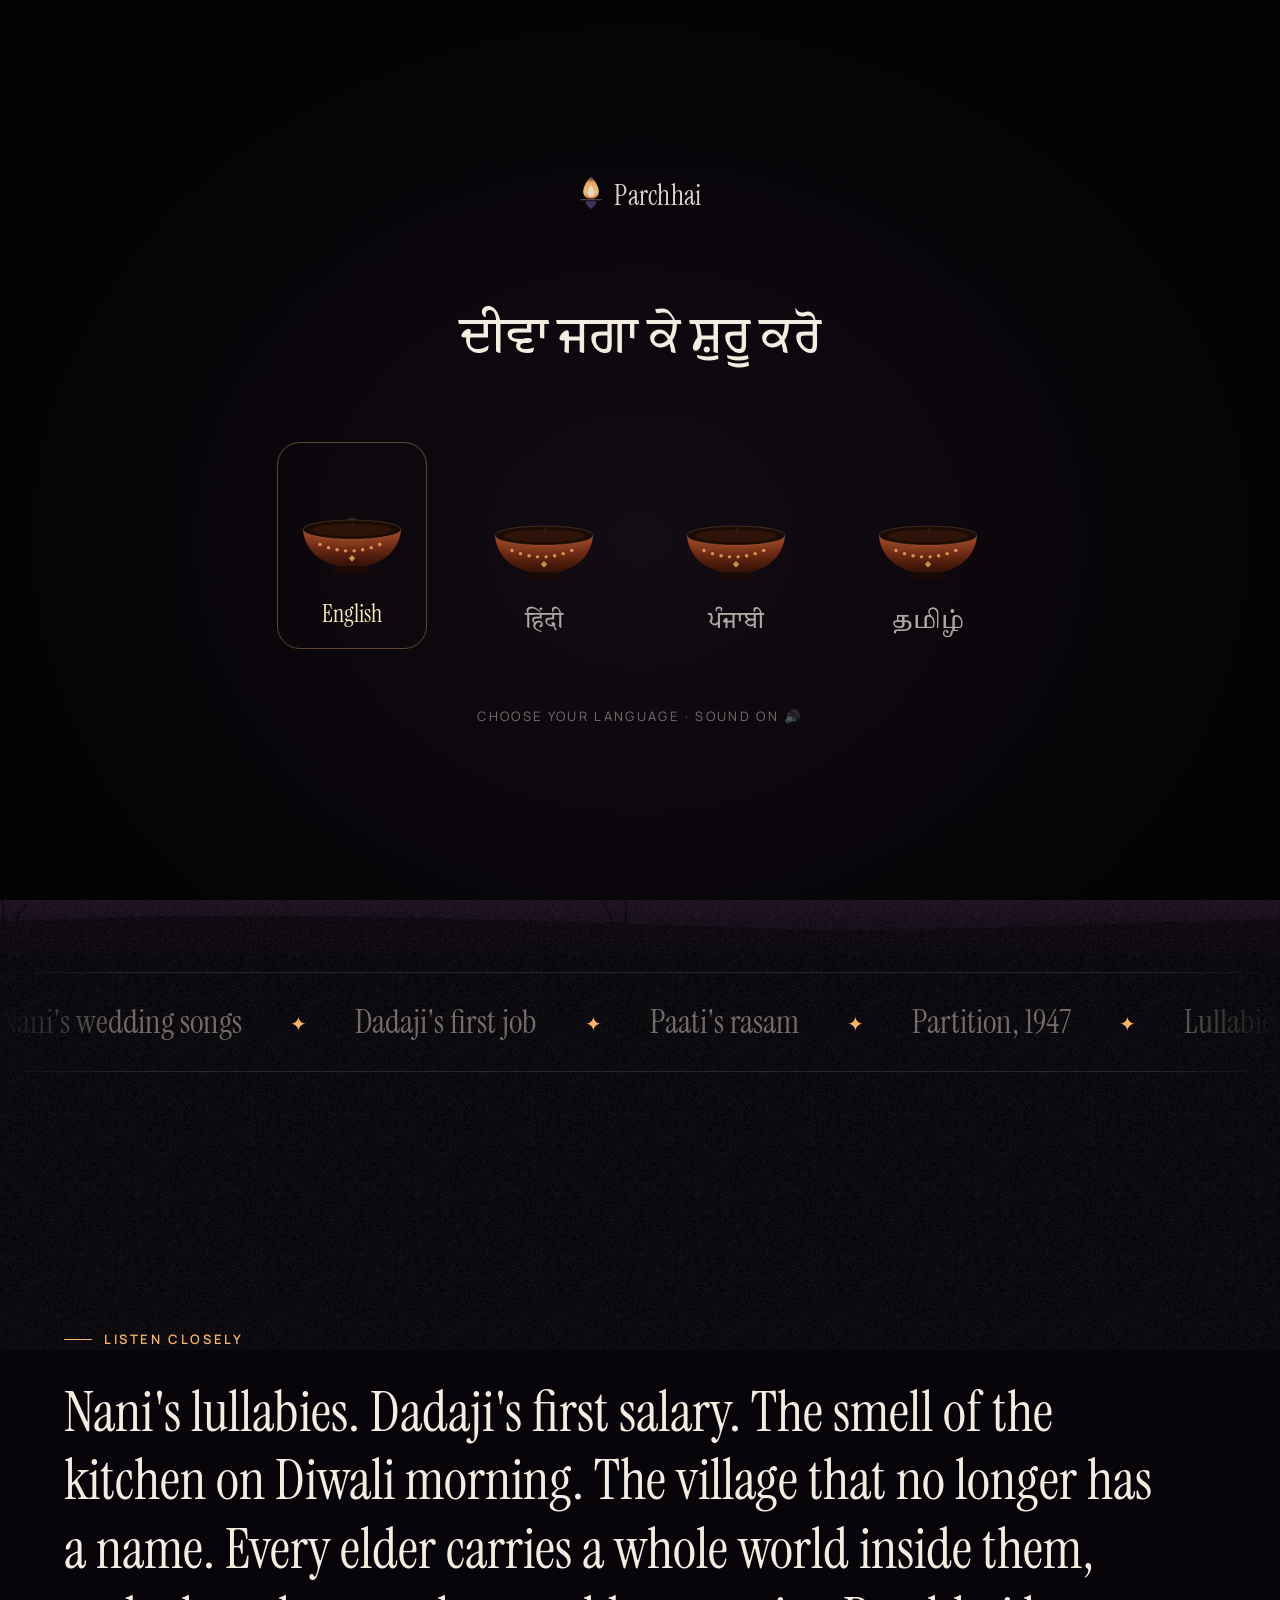
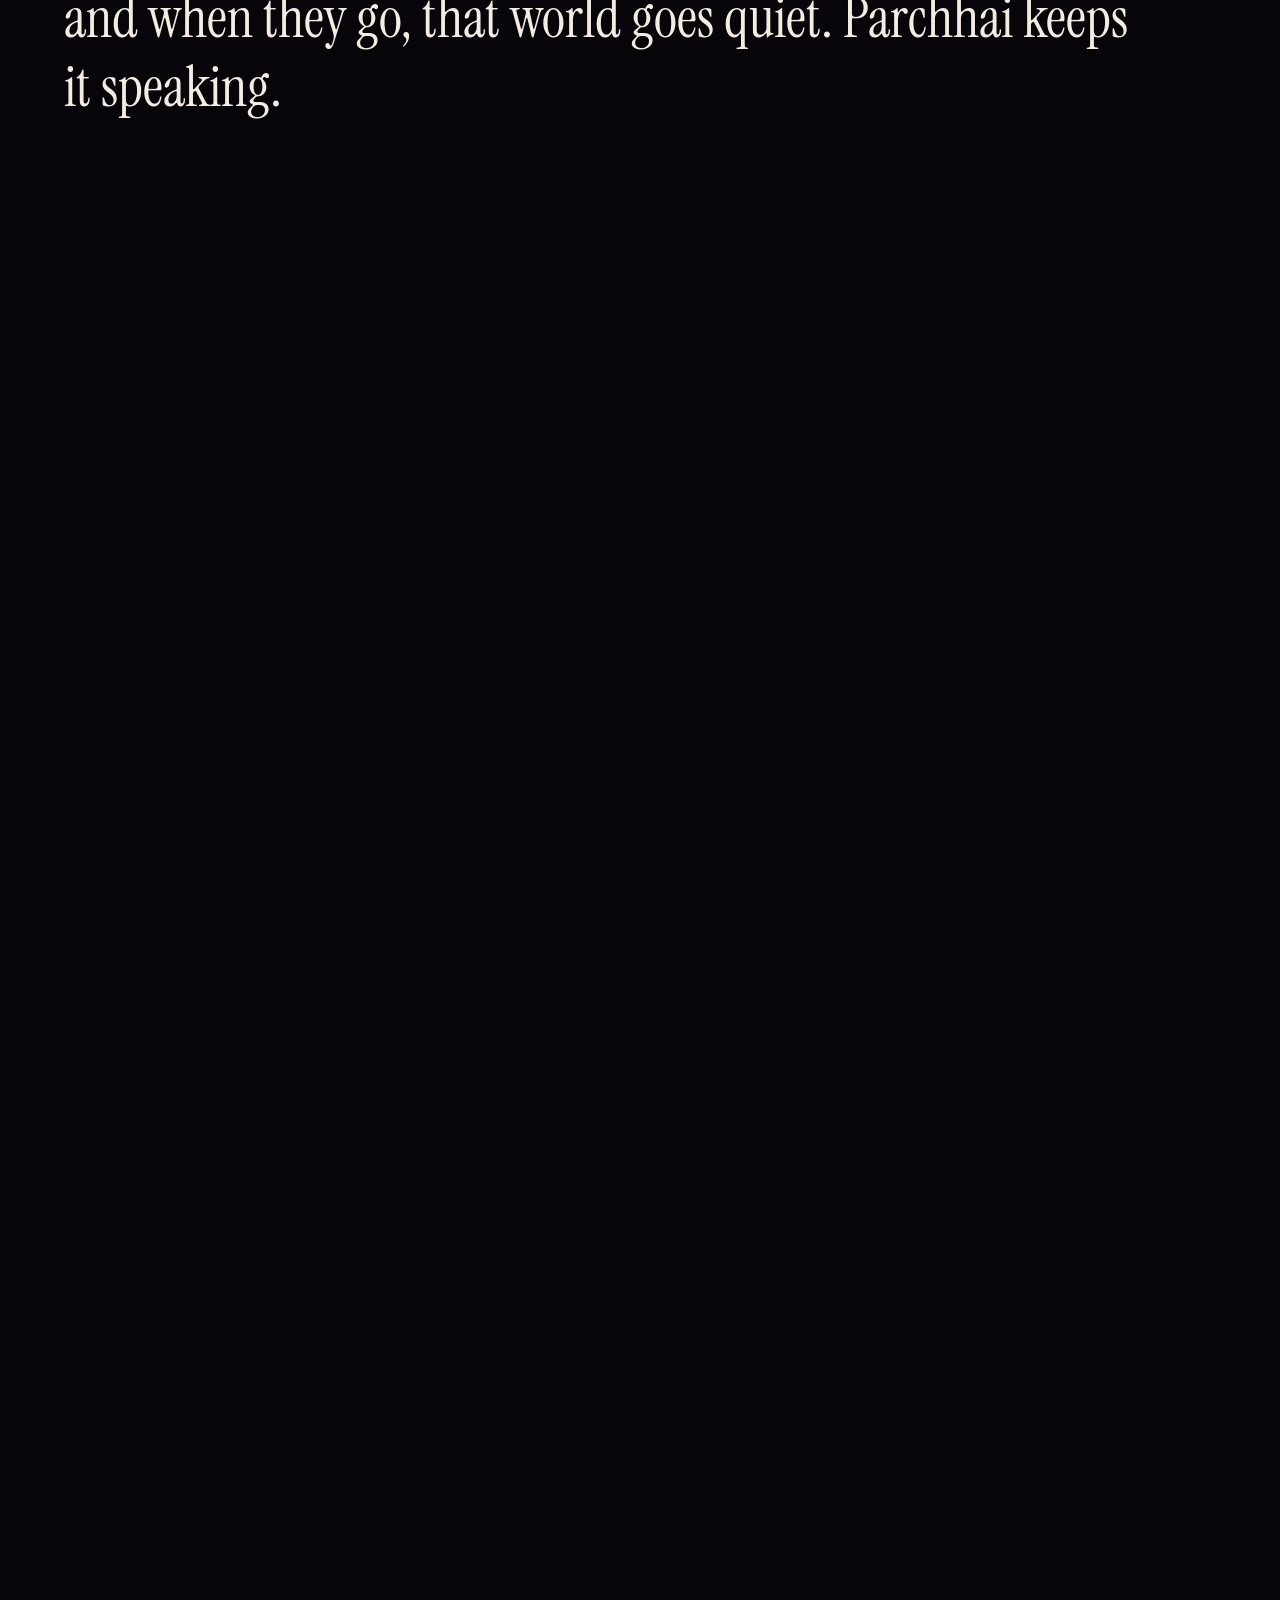
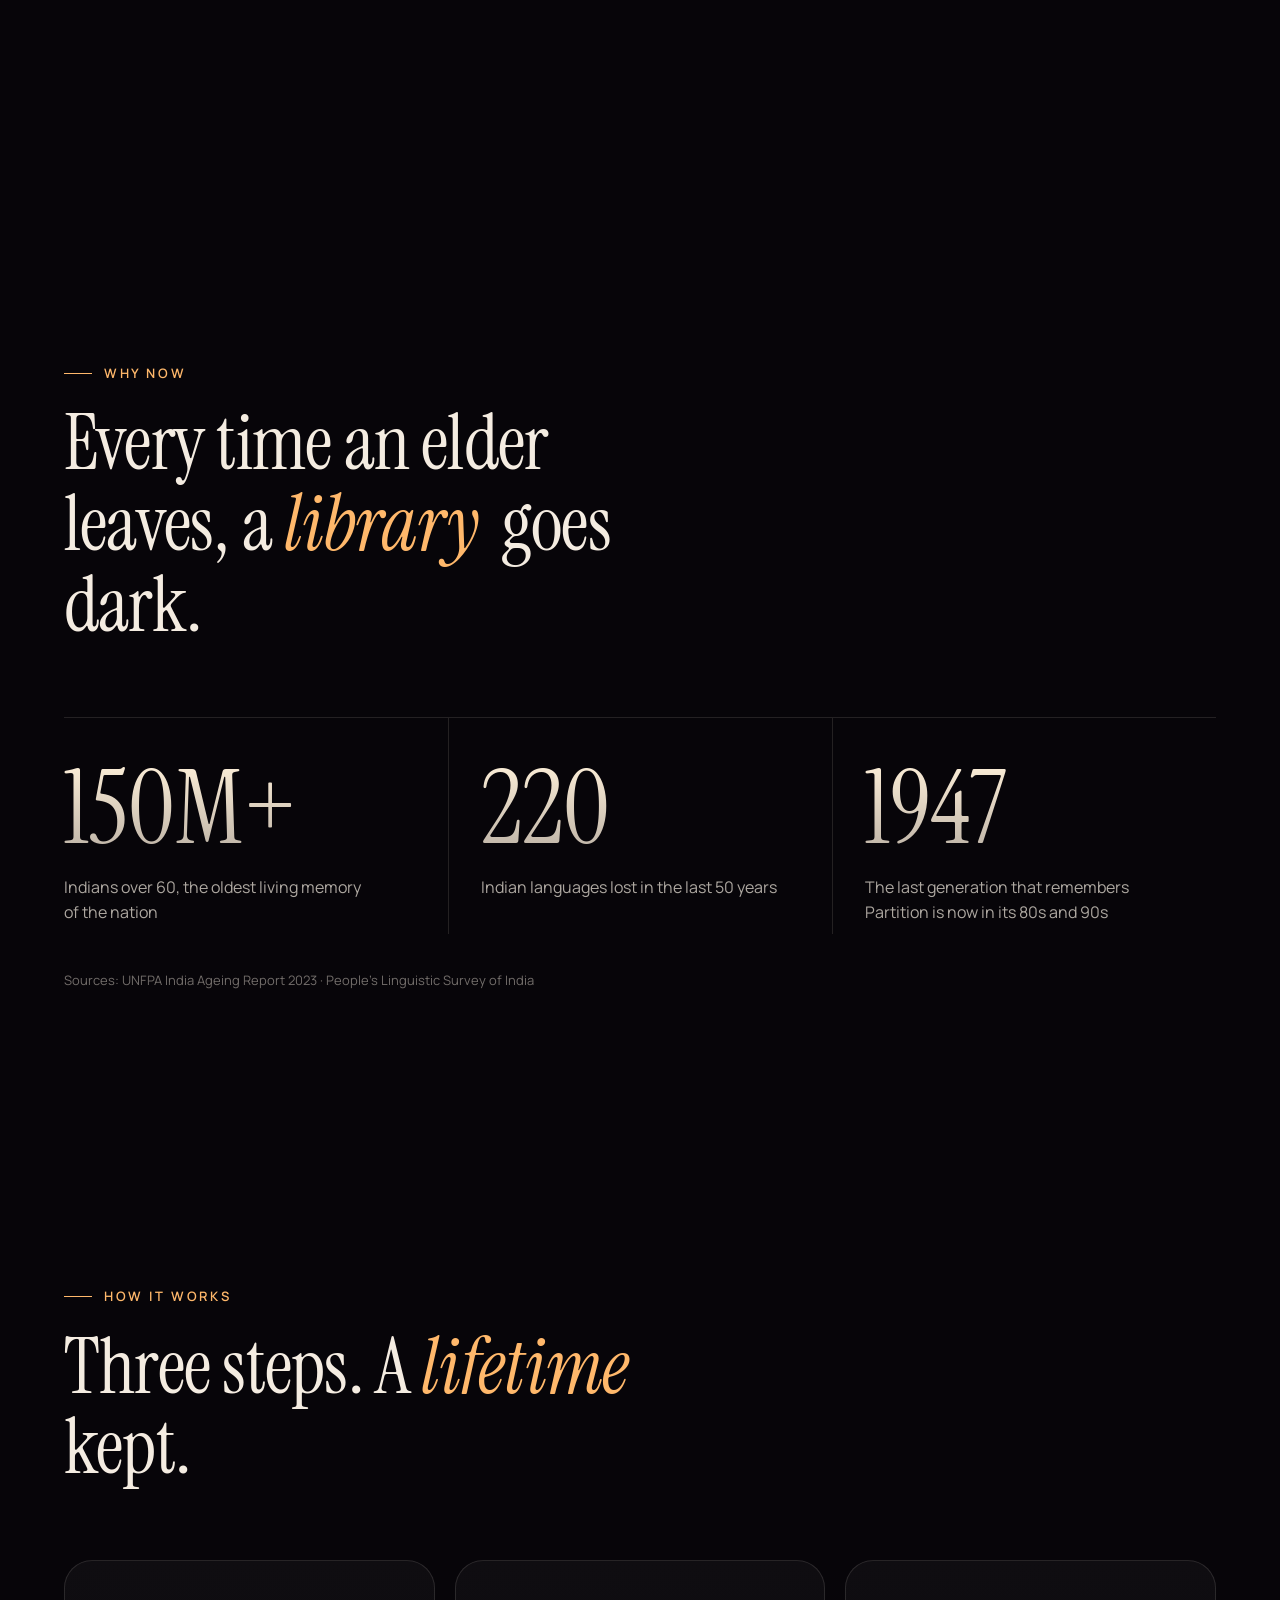
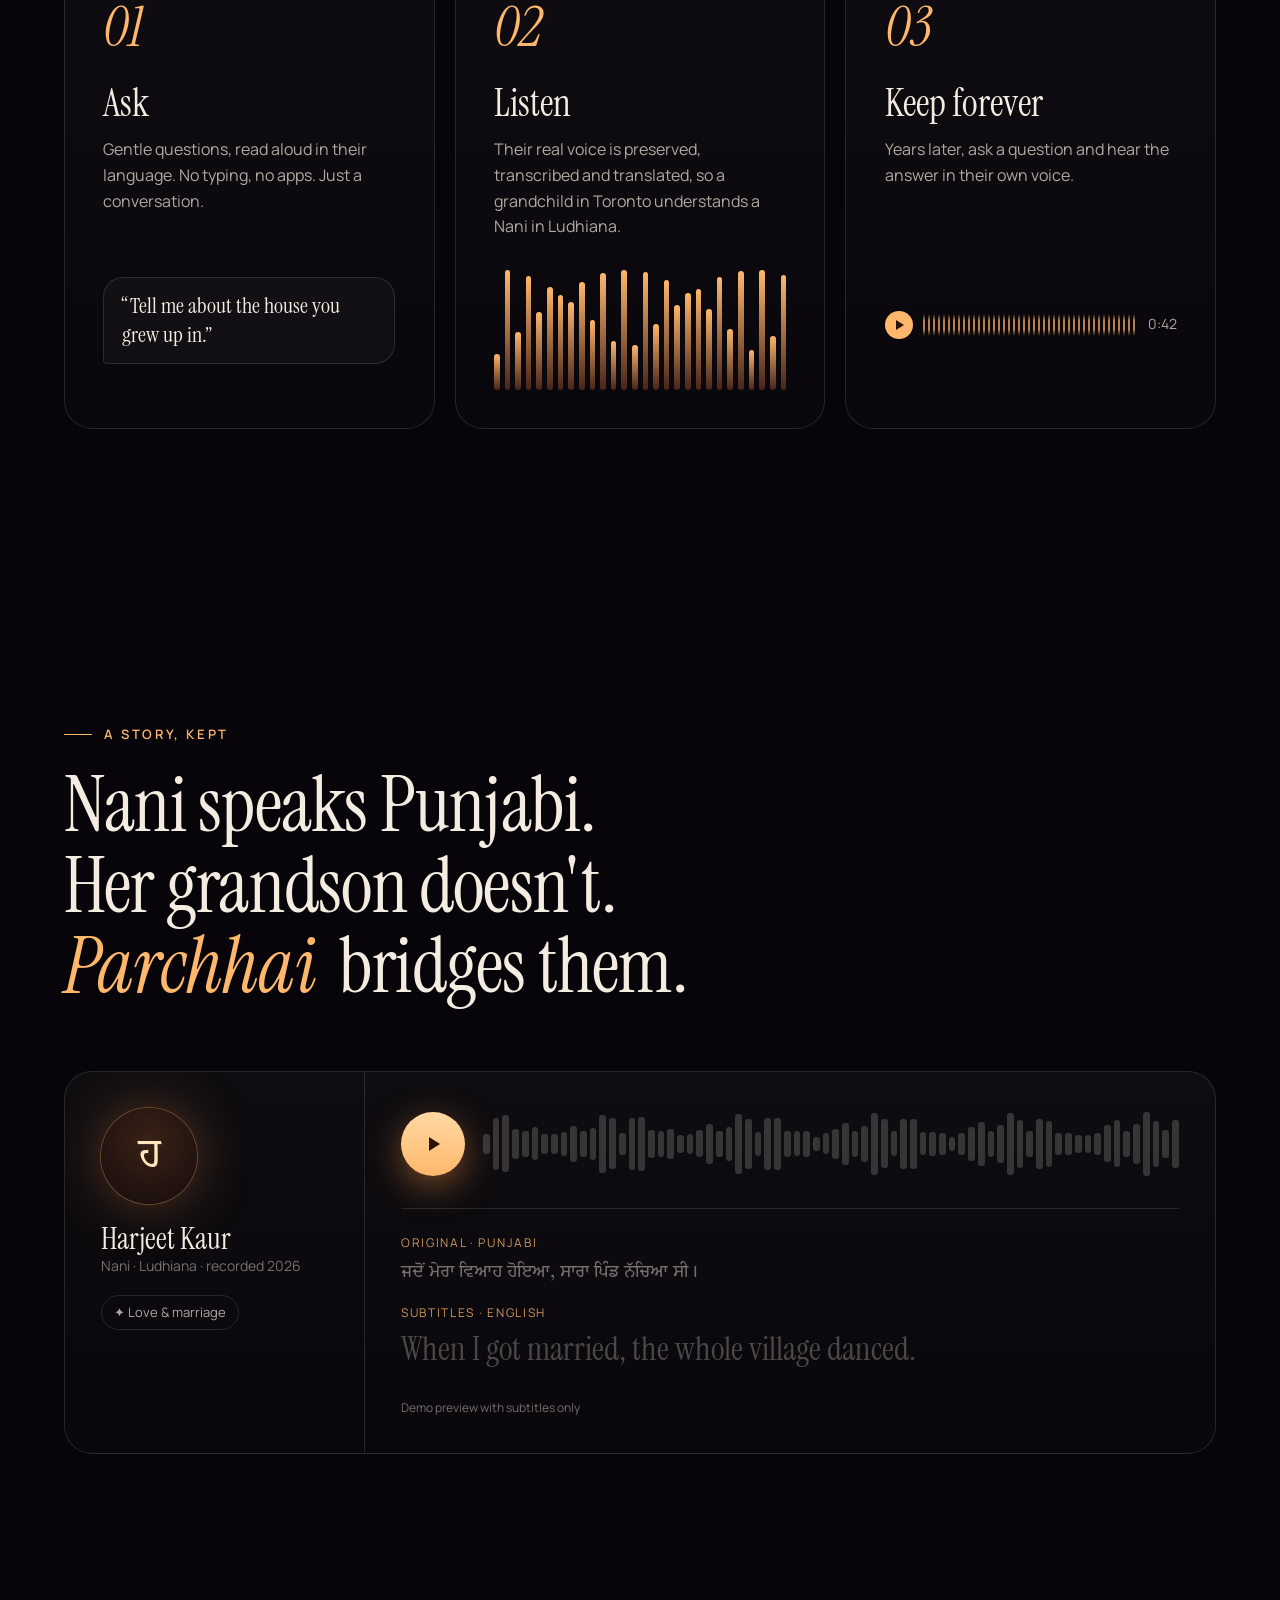
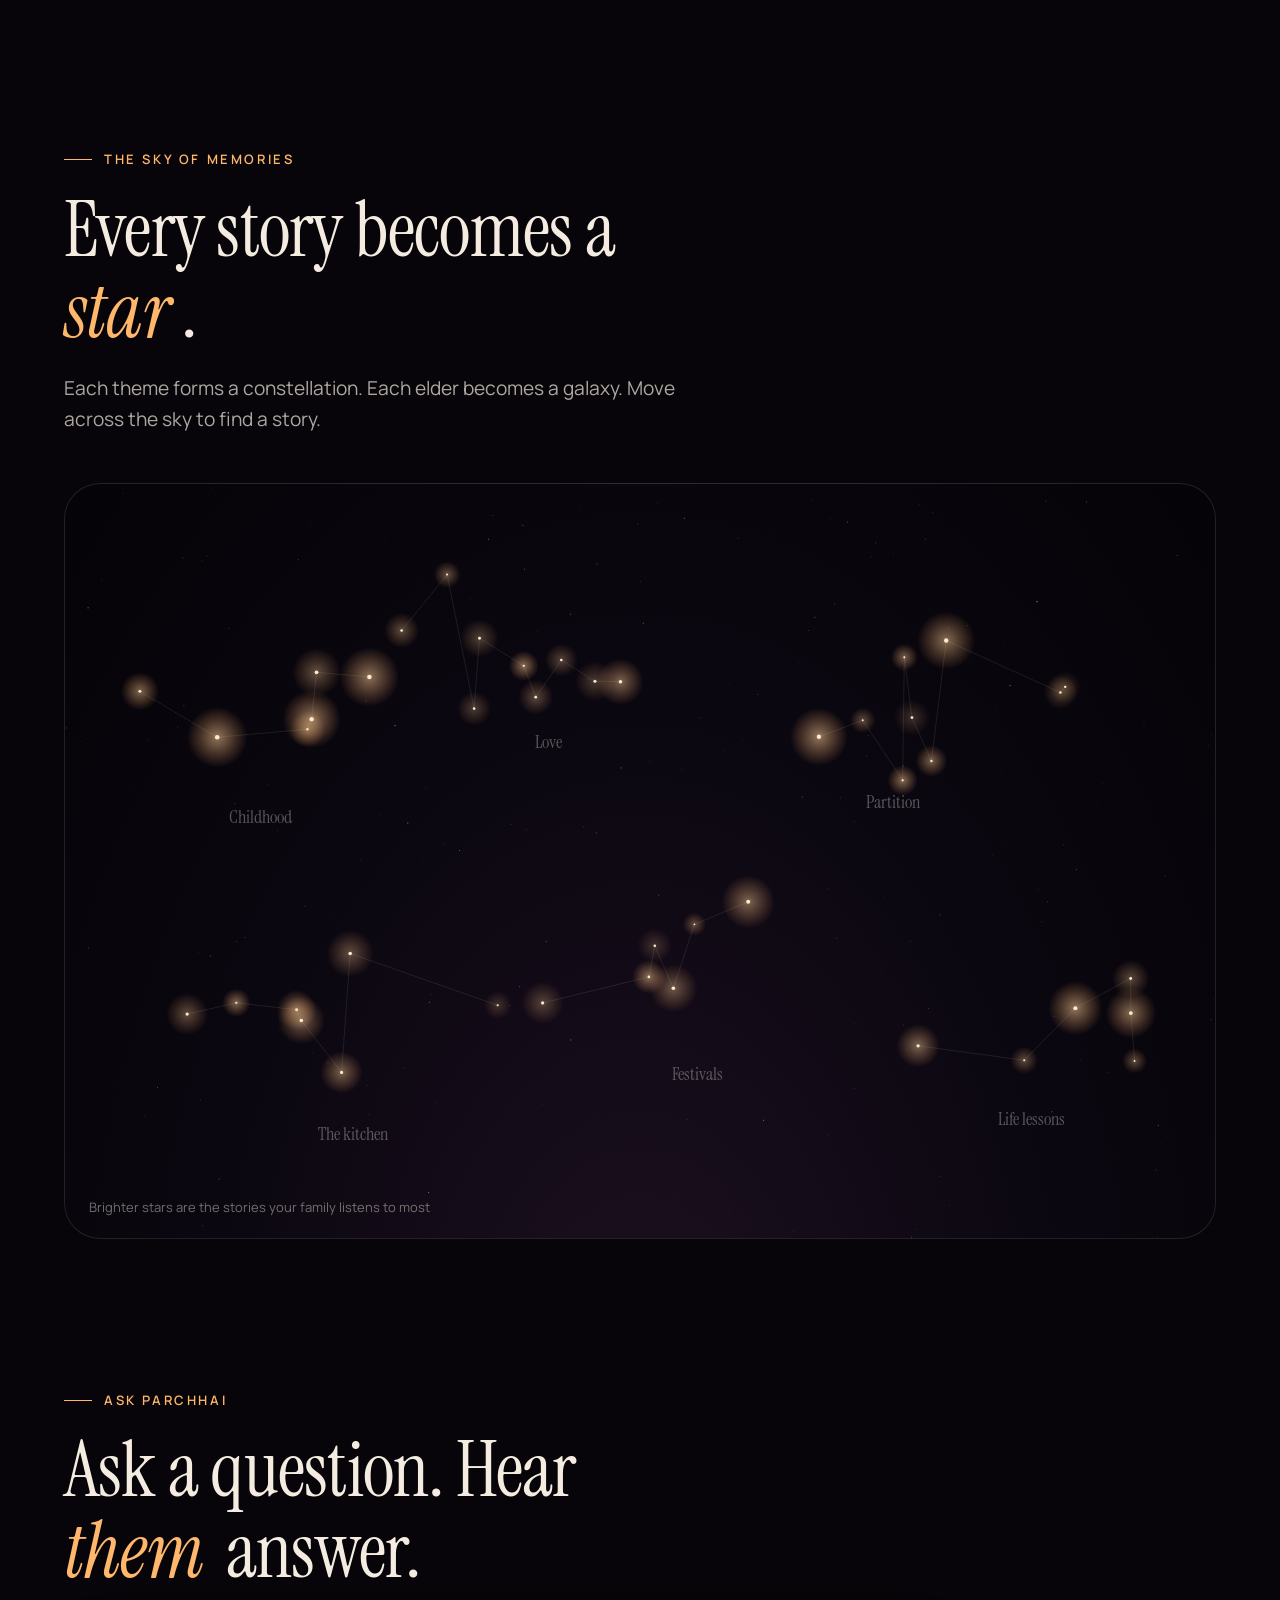
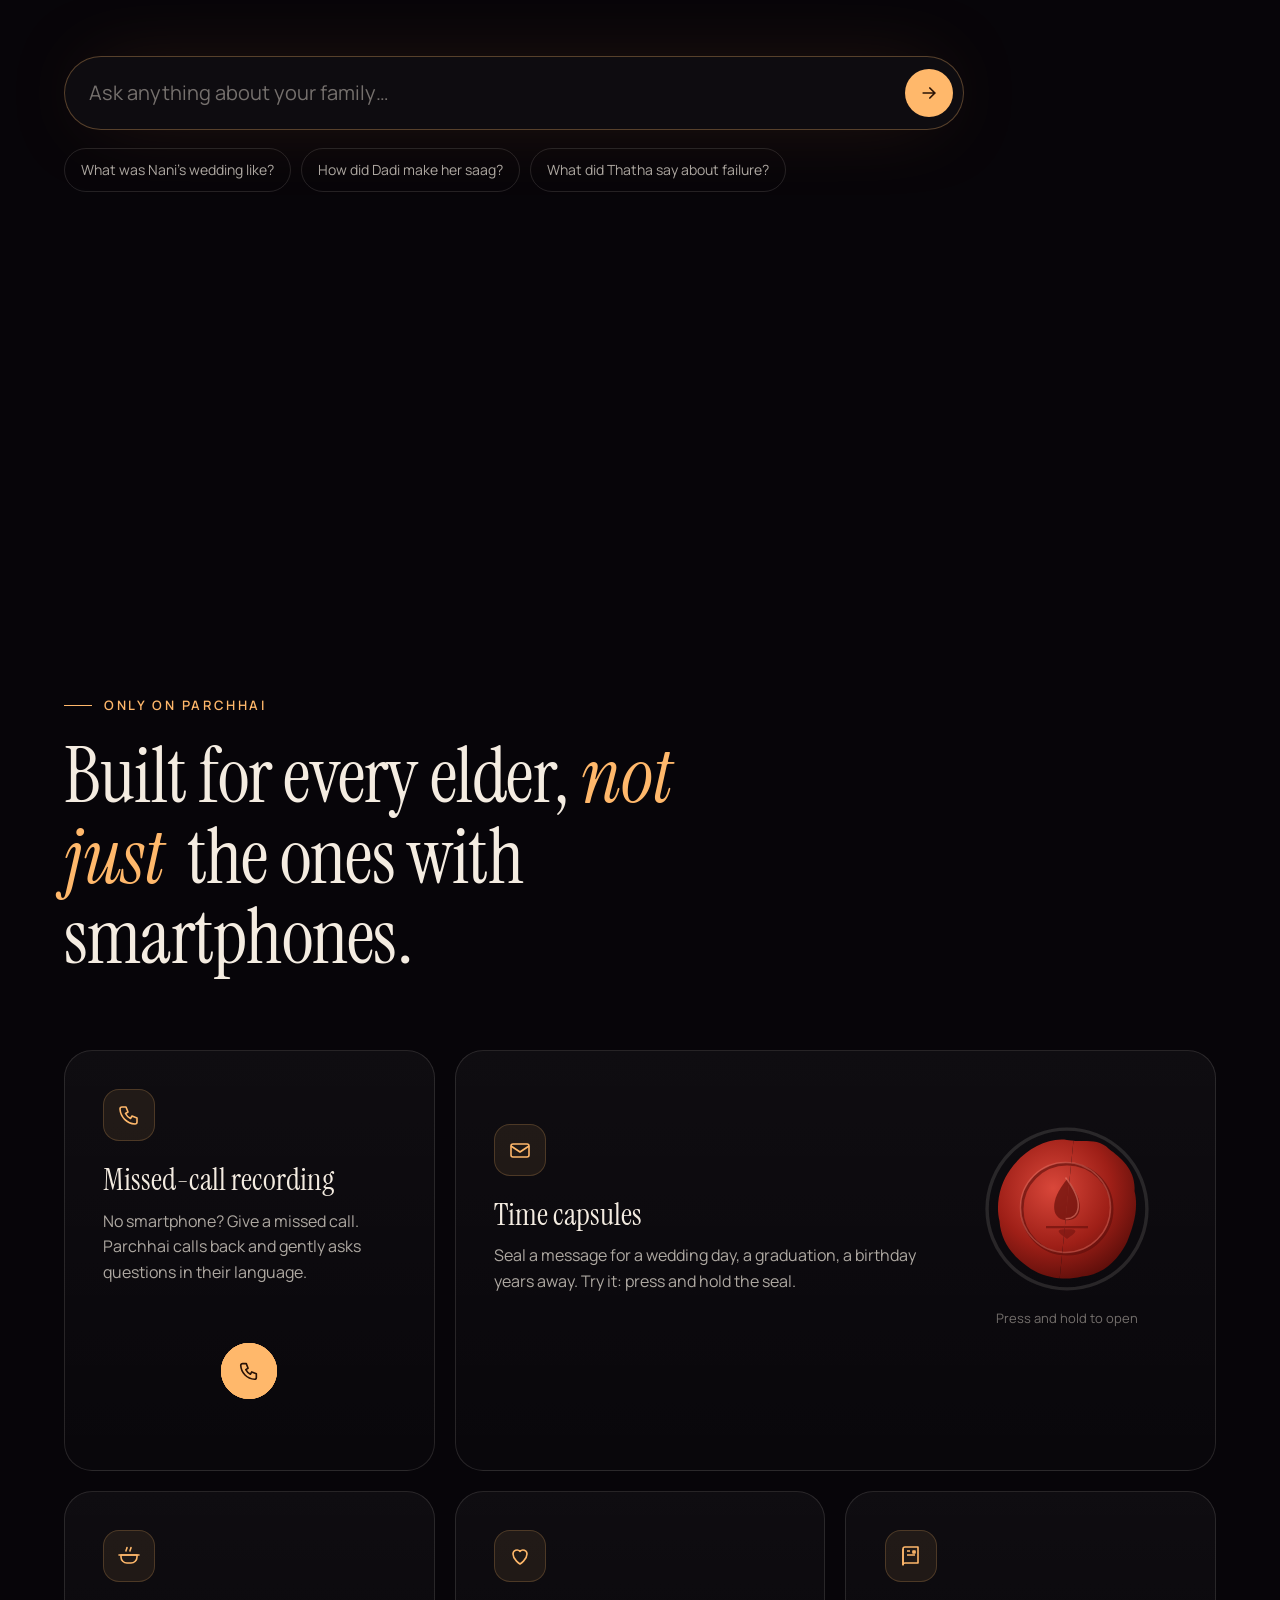
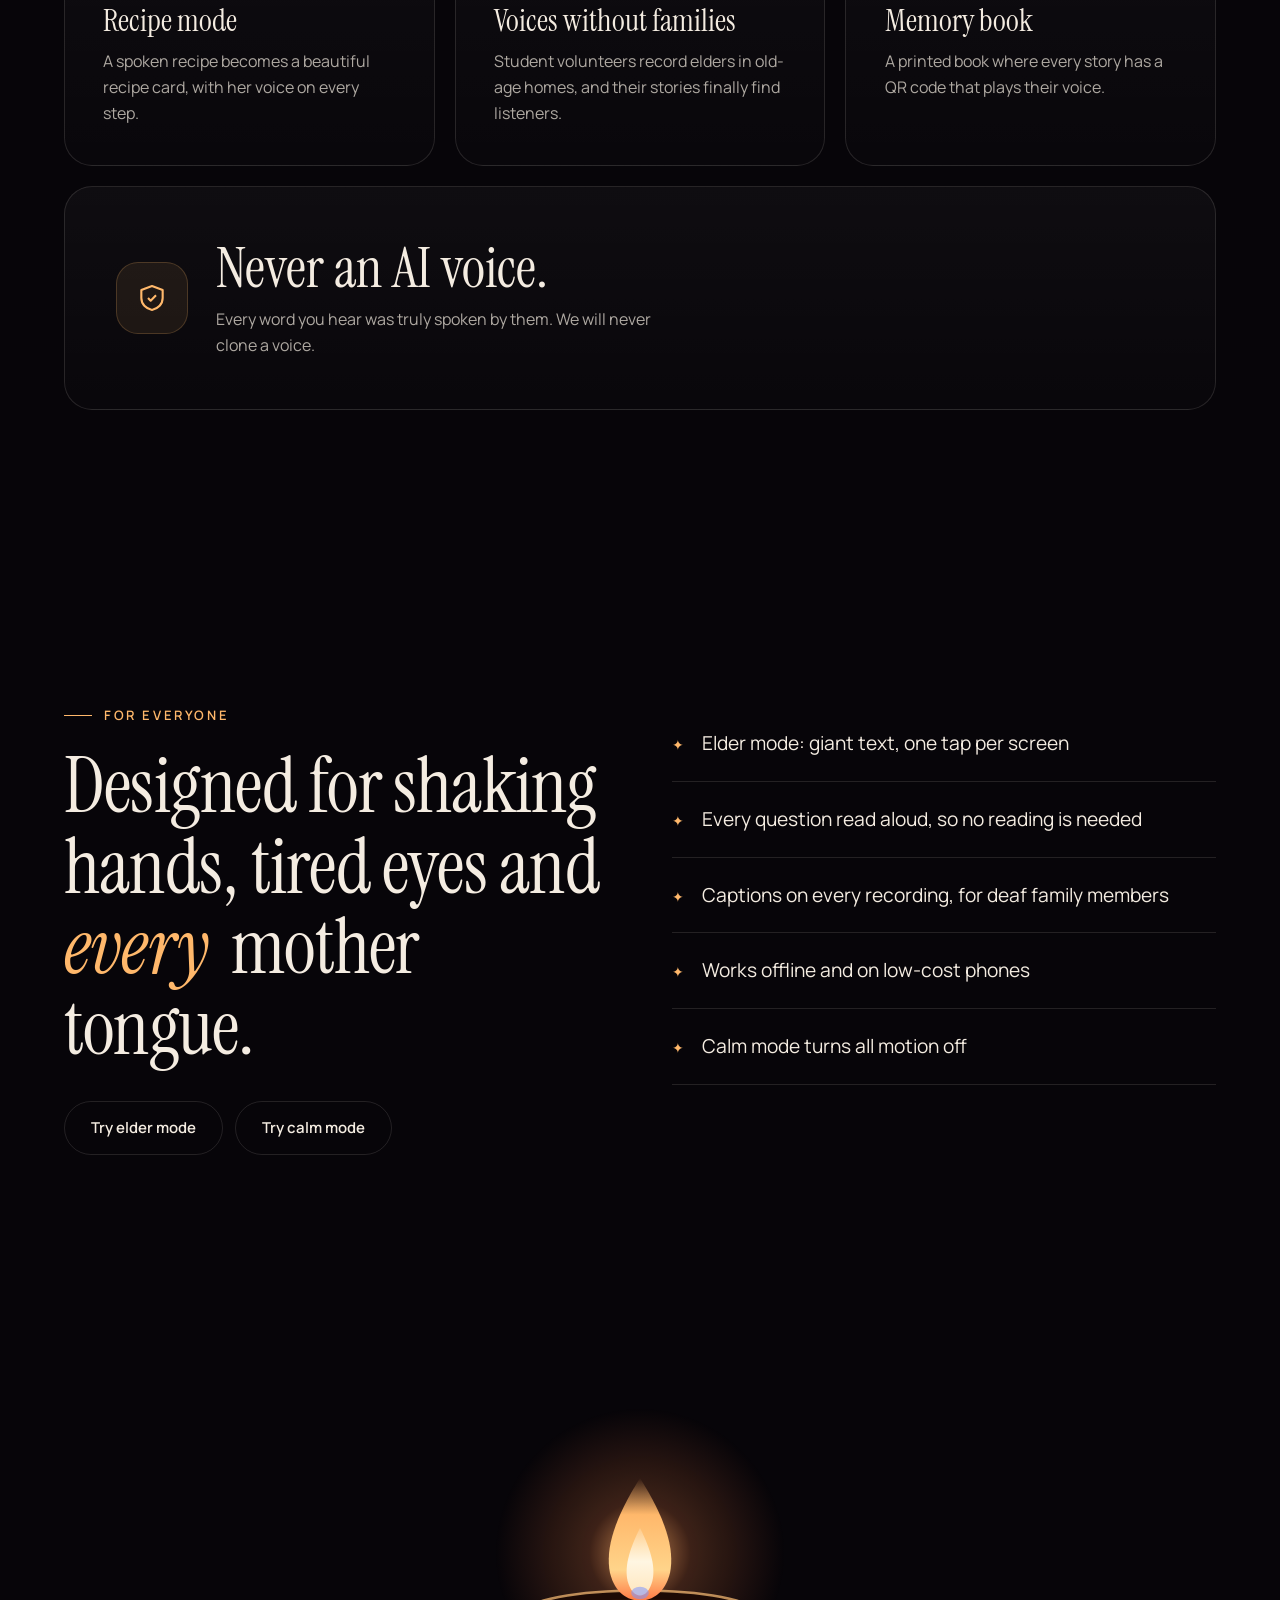
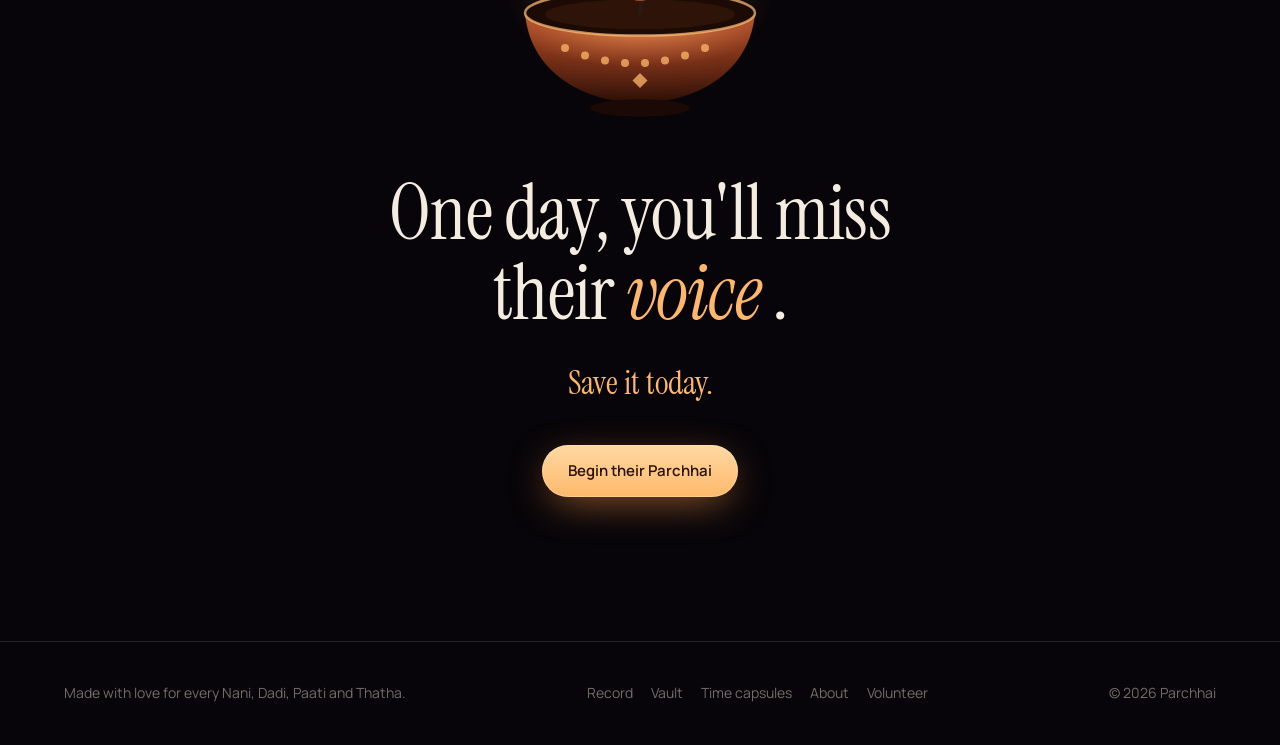
<file: index.html>
<!doctype html>
<html lang="en">
<head>
<meta charset="utf-8">
<meta name="viewport" content="width=device-width, initial-scale=1">
<title>Parchhai</title>
<meta name="description" content="Parchhai keeps the voices, stories and wisdom of your elders, in their own language, forever.">
<link rel="preconnect" href="https://fonts.googleapis.com">
<link rel="preconnect" href="https://fonts.gstatic.com" crossorigin>
<link href="https://fonts.googleapis.com/css2?family=Instrument+Serif:ital@0;1&family=Manrope:wght@400;500;600;700&display=swap" rel="stylesheet">
<link href="https://fonts.googleapis.com/css2?family=Tiro+Devanagari+Hindi&family=Tiro+Gurmukhi&family=Tiro+Tamil&family=Noto+Sans+Devanagari:wght@400;500;600&family=Noto+Sans+Gurmukhi:wght@400;500;600&family=Noto+Sans+Tamil:wght@400;500;600&display=swap" rel="stylesheet">
<style>
  :root {
    --bg: #070509;
    --bg-2: #0d0a10;
    --ink: #F4ECE1;
    --ink-2: rgba(244, 236, 225, .70);
    --ink-3: rgba(244, 236, 225, .45);
    --line: rgba(244, 236, 225, .12);
    --flame: #FFB86B;
    --flame-hot: #FFE6BD;
    --ember: #FF7A45;
    --sindoor: #B3261E;
    --plum: #120a1a;
    --display: "Instrument Serif", "Tiro Devanagari Hindi", "Tiro Gurmukhi", "Tiro Tamil", Georgia, serif;
    --body: "Manrope", "Noto Sans Devanagari", "Noto Sans Gurmukhi", "Noto Sans Tamil", system-ui, sans-serif;
    --lx: 50vw; --ly: 60vh;
    --gutter: clamp(16px, 5vw, 72px);
  }
  * { box-sizing: border-box; margin: 0; padding: 0; }
  html { scroll-behavior: smooth; -webkit-text-size-adjust: 100%; }
  html.elder { font-size: 125%; }
  body {
    background: var(--bg); color: var(--ink); font-family: var(--body);
    font-size: 1rem; line-height: 1.6; overflow-x: hidden;
  }
  body.gated { overflow: hidden; }
  html[lang="hi"] body, html[lang="pa"] body, html[lang="ta"] body { line-height: 1.75; }
  a { color: inherit; }
  button { font: inherit; color: inherit; background: none; border: 0; cursor: pointer; }
  :focus-visible { outline: 2px solid var(--flame); outline-offset: 4px; border-radius: 6px; }
  .sr-only { position: absolute; width: 1px; height: 1px; overflow: hidden; clip: rect(0 0 0 0); white-space: nowrap; }

  /* ---------- atmosphere ---------- */
  #light {
    position: fixed; inset: 0; pointer-events: none; z-index: 0;
    background:
      radial-gradient(620px circle at var(--lx) var(--ly), rgba(255, 184, 107, .22), rgba(255, 122, 69, .07) 45%, transparent 70%),
      radial-gradient(1400px circle at var(--lx) var(--ly), rgba(255, 160, 90, .05), transparent 60%);
  }
  #embers { position: fixed; inset: 0; width: 100%; height: 100%; pointer-events: none; z-index: 0; }
  .grain {
    position: fixed; inset: -50%; pointer-events: none; z-index: 60; opacity: .05;
    animation: grain 1s steps(5) infinite;
  }
  @keyframes grain { 0%{transform:translate(0,0)} 25%{transform:translate(-2%,3%)} 50%{transform:translate(3%,-1%)} 75%{transform:translate(-3%,-2%)} 100%{transform:translate(0,0)} }
  main, nav, footer { position: relative; z-index: 2; }
  main { overflow-x: clip; }

  #wick { position: fixed; top: 0; left: 0; height: 2px; width: 0; z-index: 70;
    background: linear-gradient(90deg, rgba(244,236,225,.15), var(--flame)); }
  #wick::after { content: ""; position: absolute; right: -5px; top: -5px; width: 12px; height: 12px; border-radius: 50%;
    background: radial-gradient(circle, var(--flame-hot), var(--flame) 40%, transparent 70%); filter: blur(.5px); }

  /* flame cursor */
  #cursor { position: fixed; left: 0; top: 0; z-index: 90; pointer-events: none; width: 22px; height: 30px;
    margin: -26px 0 0 -11px; opacity: 0; transition: opacity .4s; }
  body.flame-cursor #cursor { opacity: 1; }
  body.flame-cursor, body.flame-cursor * { cursor: none !important; }
  #cursor svg { width: 100%; height: 100%; overflow: visible; transform-origin: 50% 100%;
    animation: flick 1.4s ease-in-out infinite; transition: scale .25s; }
  #cursor.big svg { scale: 1.6; }

  /* ---------- diya ---------- */
  .diya { display: block; overflow: visible; }
  .diya .flame-g { transform-origin: 60px 62px; transform: scale(0); transition: transform 1s cubic-bezier(.2, 1.7, .4, 1); }
  .diya .flick { transform-origin: 60px 62px; }
  .diya.lit .flame-g { transform: scale(1); }
  .diya.lit .flick { animation: flick 1.7s ease-in-out infinite; }
  .diya .halo { opacity: 0; transition: opacity 1.4s ease; }
  .diya.lit .halo { opacity: 1; animation: halo 3.2s ease-in-out infinite; }
  .diya .ember { opacity: 0; transition: opacity .4s; }
  .diya.warm .ember { opacity: 1; animation: halo 1.2s ease-in-out infinite; }
  .diya .rimlight { opacity: .25; transition: opacity 1.4s; }
  .diya.lit .rimlight { opacity: 1; }
  @keyframes flick {
    0%, 100% { transform: scale(1, 1) skewX(0deg); }
    20% { transform: scale(.96, 1.05) skewX(1.5deg); }
    45% { transform: scale(1.03, .96) skewX(-1deg); }
    70% { transform: scale(.98, 1.03) skewX(.8deg); }
  }
  @keyframes halo { 0%, 100% { opacity: .85; } 50% { opacity: 1; } }

  /* ---------- gate ---------- */
  #gate {
    position: fixed; inset: 0; z-index: 100; isolation: isolate;
    display: flex; flex-direction: column; align-items: center; justify-content: center; gap: clamp(28px, 6vh, 56px);
    padding: 24px 16px;
  }
  #gate::before { content: ""; position: absolute; inset: 0; z-index: -1; background: radial-gradient(ellipse at 50% 60%, #120c14, #050306 70%);
    transition: opacity 1.2s ease; }
  #gate.leaving::before { opacity: 0; }
  #gate.leaving .brand, #gate.leaving .picked .lbl { opacity: 0; transition: opacity .6s; }
  #gate.leaving .gate-diya { outline: none; transform: none; }
  #gate .brand { opacity: .9; }
  .gate-title { font-family: var(--display); font-size: clamp(28px, 4.4vw, 52px); text-align: center; line-height: 1.15;
    min-height: 2.4em; display: grid; place-items: center; }
  .gate-title span { grid-area: 1 / 1; opacity: 0; transition: opacity 1s ease, filter 1s ease; filter: blur(6px); padding: 0 8px; }
  .gate-title span.on { opacity: 1; filter: blur(0); }
  .gate-diyas { display: flex; gap: clamp(8px, 4vw, 48px); flex-wrap: wrap; justify-content: center; }
  .gate-diya { display: flex; flex-direction: column; align-items: center; gap: 10px; padding: 12px 8px; border-radius: 20px;
    transition: transform .4s cubic-bezier(.2,.8,.2,1), opacity .6s; }
  .gate-diya .diya { width: clamp(72px, 13vw, 128px); height: auto; }
  .gate-diya:hover, .gate-diya:focus-visible { transform: translateY(-6px); }
  .gate-diya:focus-visible { outline: 1px solid rgba(255, 184, 107, .35); outline-offset: 2px; }
  .gate-diya .lbl { font-family: var(--display); font-size: clamp(18px, 2.2vw, 24px); color: var(--ink-2); transition: color .3s; }
  .gate-diya:hover .lbl, .gate-diya:focus-visible .lbl { color: var(--flame-hot); }
  #gate.chosen .gate-diya:not(.picked), #gate.chosen .gate-title, #gate.chosen .gate-hint { opacity: 0; transition: opacity .6s; }
  .gate-hint { font-size: 13px; letter-spacing: .18em; text-transform: uppercase; color: var(--ink-3); text-align: center; }
  .spark { position: fixed; width: 3px; height: 3px; border-radius: 50%; background: var(--flame-hot); z-index: 101;
    box-shadow: 0 0 6px var(--flame); pointer-events: none; }

  /* ---------- nav ---------- */
  nav { position: fixed; top: 0; left: 0; right: 0; z-index: 50; display: flex; align-items: center; justify-content: space-between;
    gap: 12px; padding: 18px var(--gutter); transition: background .4s, backdrop-filter .4s, padding .4s; }
  nav.solid { background: rgba(7, 5, 9, .72); backdrop-filter: blur(14px); -webkit-backdrop-filter: blur(14px); padding-block: 12px;
    border-bottom: 1px solid var(--line); }
  .brand { display: flex; align-items: center; gap: 10px; text-decoration: none; }
  .brand svg { width: 26px; height: 36px; }
  .brand b { font-family: "Instrument Serif", Georgia, serif; font-weight: 400; font-size: 28px; letter-spacing: .01em; }
  .links { display: flex; gap: 28px; font-size: 14px; color: var(--ink-2); }
  .links a { text-decoration: none; transition: color .2s; }
  .links a:hover { color: var(--flame-hot); }
  .tools { display: flex; align-items: center; gap: 8px; }
  .langs { display: flex; border: 1px solid var(--line); border-radius: 999px; padding: 3px; }
  .langs button { padding: 5px 10px; border-radius: 999px; font-size: 14px; color: var(--ink-2); transition: background .3s, color .3s; line-height: 1.2; }
  .langs button[aria-pressed="true"] { background: var(--ink); color: var(--bg); }
  .icon-btn { width: 36px; height: 36px; border-radius: 50%; border: 1px solid var(--line); display: grid; place-items: center;
    color: var(--ink-2); transition: border-color .3s, color .3s; }
  .icon-btn:hover, .icon-btn[aria-pressed="true"] { border-color: var(--flame); color: var(--flame-hot); }
  .icon-btn svg { width: 18px; height: 18px; }

  .btn { display: inline-flex; align-items: center; gap: 10px; padding: 14px 26px; border-radius: 999px; font-weight: 600;
    font-size: 15px; text-decoration: none; transition: transform .3s cubic-bezier(.2,.8,.2,1), box-shadow .3s, background .3s; }
  .btn-primary { background: linear-gradient(180deg, #FFD9A3, var(--flame)); color: #2a1306;
    box-shadow: 0 0 0 1px rgba(255, 230, 189, .4) inset, 0 10px 40px -10px rgba(255, 150, 70, .7); }
  .btn-primary:hover { transform: translateY(-2px); box-shadow: 0 0 0 1px rgba(255,230,189,.6) inset, 0 16px 60px -10px rgba(255,150,70,.9); }
  .btn-ghost { border: 1px solid var(--line); color: var(--ink); }
  .btn-ghost:hover { border-color: rgba(255, 184, 107, .5); background: rgba(255, 184, 107, .06); }
  nav .btn { padding: 10px 18px; font-size: 14px; }

  /* ---------- shared section ---------- */
  section { position: relative; padding: clamp(96px, 16vh, 180px) var(--gutter); }
  .wrap { max-width: 1240px; margin: 0 auto; }
  .kicker { display: inline-flex; align-items: center; gap: 12px; font-size: 13px; letter-spacing: .2em; text-transform: uppercase;
    color: var(--flame); font-weight: 600; }
  html:not([lang="en"]) .kicker { letter-spacing: .04em; font-size: 15px; }
  .kicker::before { content: ""; width: 28px; height: 1px; background: currentColor; }
  h2 { font-family: var(--display); font-weight: 400; font-size: clamp(38px, 6vw, 84px); line-height: 1.05; letter-spacing: -.01em;
    margin: 20px 0 0; max-width: 18ch; }
  html:not([lang="en"]) h2 { line-height: 1.3; font-size: clamp(32px, 5vw, 68px); max-width: 24ch; }
  h2 em, .hero em { font-style: italic; color: var(--flame); padding-right: .14em; }
  .lede { color: var(--ink-2); font-size: clamp(17px, 1.5vw, 20px); max-width: 56ch; margin-top: 22px; }

  .reveal { opacity: 0; transform: translateY(36px); filter: blur(10px);
    transition: opacity 1.1s cubic-bezier(.2,.7,.2,1), transform 1.1s cubic-bezier(.2,.7,.2,1), filter 1.1s; transition-delay: var(--d, 0s); }
  .reveal.in { opacity: 1; transform: none; filter: none; }
  [data-i18n] { transition: opacity .28s ease, filter .28s ease; }
  .swapping [data-i18n] { opacity: 0; filter: blur(6px); }

  /* glass card that catches the light */
  .card { position: relative; border: 1px solid var(--line); border-radius: 28px; padding: clamp(24px, 3vw, 40px);
    background: linear-gradient(180deg, rgba(255,255,255,.035), rgba(255,255,255,.01)); overflow: hidden; isolation: isolate; }
  .card::before { content: ""; position: absolute; inset: 0; z-index: -1; opacity: 0; transition: opacity .4s;
    background: radial-gradient(420px circle at var(--cx, 50%) var(--cy, 50%), rgba(255, 184, 107, .14), transparent 60%); }
  .card:hover::before { opacity: 1; }

  /* ---------- hero: dawn over the village ---------- */
  .hero { position: relative; min-height: 100svh; isolation: isolate; overflow: hidden;
    padding: clamp(118px, 17vh, 168px) var(--gutter) clamp(200px, 30vh, 330px); }
  .dawn { position: absolute; inset: 0; z-index: -1; pointer-events: none; --px: 0; --sy: 0; }
  .dawn .sky { position: absolute; inset: 0;
    background: linear-gradient(180deg, #0e0820 0%, #24123d 20%, #4d2052 38%, #8f3558 52%, #d0664f 64%, #f19a5c 73%, #f8c27f 80%, #fbd9a0 84%); }
  .dawn .stars { position: absolute; left: 0; top: 0; width: 1px; height: 1px; border-radius: 50%; animation: twinkle 5s ease-in-out infinite alternate; }
  @keyframes twinkle { from { opacity: .35; } to { opacity: .85; } }
  .dawn .sun { position: absolute; left: 62%; top: 72%; width: clamp(120px, 13vw, 200px); aspect-ratio: 1; border-radius: 50%;
    translate: -50% -50%;
    background: radial-gradient(circle at 50% 42%, #fffaf0 0%, #ffe6b5 40%, #ffc27e 72%, #ff9b63 100%);
    box-shadow: 0 0 70px 24px rgba(255, 200, 130, .55), 0 0 240px 110px rgba(255, 140, 90, .35);
    transform: translate3d(calc(var(--px) * -10px), calc(var(--sy) * -.18px), 0); }
  .dawn .haze { position: absolute; left: 0; right: 0; top: 52%; height: 30%;
    background: radial-gradient(60% 100% at 66% 60%, rgba(255, 214, 160, .55), transparent 70%); mix-blend-mode: screen; }
  .clouds i { position: absolute; border-radius: 50%; background: rgba(255, 196, 186, .22); filter: blur(16px);
    animation: drift linear infinite; }
  @keyframes drift { from { transform: translateX(-20vw); } to { transform: translateX(120vw); } }
  .birds { position: absolute; left: 0; top: 30%; width: 120px; animation: fly 38s linear infinite; }
  .birds path { fill: none; stroke: #2a1430; stroke-width: 1.6; stroke-linecap: round; animation: flap .9s ease-in-out infinite; transform-box: fill-box; transform-origin: center; }
  .birds path:nth-child(2) { animation-delay: .3s; } .birds path:nth-child(3) { animation-delay: .55s; }
  @keyframes flap { 50% { transform: scaleY(.45); } }
  @keyframes fly { from { transform: translate(-15vw, 0); } to { transform: translate(115vw, -60px); } }
  .layer { position: absolute; left: -5%; width: 110%; bottom: 0; height: 64%; overflow: visible;
    transform: translate3d(calc(var(--px) * var(--d) * -36px), calc(var(--sy) * var(--k) * 1px), 0); }
  .kite { animation: sway 6s ease-in-out infinite; transform-box: view-box; }
  .kite-2 { animation-duration: 8s; animation-delay: -3s; }
  @keyframes sway { 0%, 100% { transform: rotate(-2.5deg); } 50% { transform: rotate(2deg); } }
  .kite .tail { animation: tail 1.4s ease-in-out infinite; transform-box: fill-box; transform-origin: top center; }
  @keyframes tail { 50% { transform: skewX(12deg); } }
  .lamp-glow { animation: halo 2.4s ease-in-out infinite; }
  .dawn .fade { position: absolute; left: 0; right: 0; bottom: 0; height: 16%; background: linear-gradient(180deg, transparent, var(--bg)); }

  .hero-inner { position: relative; max-width: 1240px; margin: 0 auto; display: grid; grid-template-columns: minmax(0, 1.45fr) minmax(0, 1fr);
    gap: clamp(28px, 4vw, 64px); align-items: end; }
  .hero .kicker { color: #FFDDB0; opacity: 0; transition: opacity 1.2s .1s; }
  .hero h1 { font-family: var(--display); font-weight: 400; font-size: clamp(64px, 10.5vw, 176px); line-height: .9; letter-spacing: -.025em;
    margin-top: 22px; color: #FFF6EA; text-shadow: 0 6px 50px rgba(40, 10, 50, .35); }
  html:not([lang="en"]) .hero h1 { font-size: clamp(56px, 8.6vw, 140px); line-height: 1.18; letter-spacing: 0; }
  html[lang="ta"] .hero h1 { font-size: clamp(46px, 6.6vw, 108px); }
  .hero h1 .ln { display: block; opacity: 0; transform: translateY(60px); filter: blur(18px);
    transition: opacity 1.6s cubic-bezier(.2, .7, .2, 1), transform 1.8s cubic-bezier(.2, .7, .2, 1), filter 1.6s; }
  .hero h1 .ln + .ln { transition-delay: .28s; }
  .hero h1 em { font-style: italic; padding-right: .1em;
    background: linear-gradient(180deg, #FFF0D2 0%, #FFC27E 55%, #FF8F5E 100%); -webkit-background-clip: text; background-clip: text; color: transparent;
    text-shadow: none; filter: drop-shadow(0 6px 30px rgba(255, 150, 90, .35)); }
  .hero .sub { color: rgba(255, 240, 226, .88); font-size: clamp(17px, 1.45vw, 21px); max-width: 50ch; margin-top: 28px;
    opacity: 0; transition: opacity 1.4s .7s; }
  .hero .ctas { display: flex; gap: 14px; flex-wrap: wrap; margin-top: 34px; opacity: 0; transition: opacity 1.4s .95s; }
  .hero .btn-ghost { background: rgba(255, 255, 255, .07); border-color: rgba(255, 236, 214, .32); backdrop-filter: blur(10px); -webkit-backdrop-filter: blur(10px); }
  .trust { display: flex; flex-wrap: wrap; gap: 10px 26px; margin-top: 30px; font-size: 14px; color: rgba(255, 236, 214, .78);
    opacity: 0; transition: opacity 1.4s 1.2s; }
  .trust span::before { content: "✦"; color: #FFC27E; margin-right: 8px; font-size: 11px; }
  .np { justify-self: end; width: min(100%, 370px); padding: 22px; border-radius: 26px; color: var(--ink);
    background: linear-gradient(160deg, rgba(40, 18, 46, .58), rgba(20, 8, 26, .5)); border: 1px solid rgba(255, 228, 206, .2);
    backdrop-filter: blur(20px) saturate(1.3); -webkit-backdrop-filter: blur(20px) saturate(1.3);
    box-shadow: 0 40px 90px -30px rgba(10, 0, 20, .7), inset 0 1px 0 rgba(255, 255, 255, .08);
    opacity: 0; transform: translateY(30px) rotate(1.5deg); transition: opacity 1.4s 1.3s, transform 1.6s 1.3s cubic-bezier(.2, .7, .2, 1); }
  .np .lbl { display: flex; align-items: center; gap: 8px; font-size: 11px; letter-spacing: .18em; text-transform: uppercase; color: #FFD9A3; font-weight: 600; }
  html:not([lang="en"]) .np .lbl { letter-spacing: .02em; font-size: 13px; }
  .np .lbl i { width: 7px; height: 7px; border-radius: 50%; background: #ff6a5a; box-shadow: 0 0 0 0 rgba(255, 106, 90, .6); animation: rec 1.6s infinite; }
  @keyframes rec { 70% { box-shadow: 0 0 0 8px rgba(255, 106, 90, 0); } 100% { box-shadow: 0 0 0 0 rgba(255, 106, 90, 0); } }
  .np .who { display: flex; align-items: center; gap: 14px; margin-top: 16px; }
  .np .avatar { width: 52px; height: 52px; font-size: 22px; flex: none; }
  .np .nm { font-family: var(--display); font-size: 24px; line-height: 1.1; }
  .np .mt { font-size: 13px; color: var(--ink-3); }
  .np .eq { display: flex; align-items: center; gap: 3px; height: 46px; margin-top: 18px; }
  .np .eq i { flex: 1; border-radius: 3px; background: linear-gradient(180deg, #FFE0B0, #FFB86B); height: var(--h);
    animation: bar 1.3s ease-in-out infinite; animation-delay: calc(var(--k) * -.09s); transform-origin: center; }
  .np .o { margin-top: 16px; font-family: "Tiro Gurmukhi", serif; color: var(--ink-3); font-size: 15px; }
  .np .tr { font-family: var(--display); font-size: 21px; line-height: 1.3; margin-top: 4px; }
  .np a { display: inline-flex; align-items: center; gap: 6px; margin-top: 16px; font-size: 14px; color: #FFD9A3; text-decoration: none; }
  .np a:hover { text-decoration: underline; }
  body.entered .hero .kicker, body.entered .hero .sub, body.entered .hero .ctas, body.entered .trust { opacity: 1; }
  body.entered .hero h1 .ln { opacity: 1; transform: none; filter: none; }
  body.entered .np { opacity: 1; transform: rotate(1.5deg); }
  @media (max-width: 900px) {
    .hero-inner { grid-template-columns: 1fr; }
    .np { justify-self: start; }
    .layer { height: 52vh; width: 300%; left: -190%; }
    .dawn .sun { left: 58%; top: calc(100% - 30vh); }
  }

  /* ---------- splash ---------- */
  #splash { position: fixed; inset: 0; z-index: 95; display: none; overflow: hidden;
    background: radial-gradient(ellipse at 50% 85%, #1c1013 0%, #08060a 55%, #030204 100%); --glow: 0; }
  #splash.on { display: block; }
  #sp-embers { position: absolute; inset: 0; width: 100%; height: 100%; z-index: 1; pointer-events: none; }
  .sp-glow { position: absolute; left: var(--fx, 50%); top: var(--fy, 80%); width: 150vmax; height: 150vmax; z-index: 0; pointer-events: none;
    transform: translate(-50%, -50%); opacity: var(--glow);
    background: radial-gradient(circle, rgba(255, 196, 128, .30) 0%, rgba(255, 130, 70, .09) 20%, transparent 46%); }
  #splash .bar { position: absolute; left: 0; right: 0; height: 0; background: #000; z-index: 3; transition: height 1.4s cubic-bezier(.7, 0, .2, 1); }
  #splash .bar.t { top: 0; } #splash .bar.b { bottom: 0; }
  #splash.go .bar { height: 8vh; }
  .sp-skip { position: absolute; top: 18px; right: 20px; z-index: 5; font-size: 13px; letter-spacing: .14em; text-transform: uppercase;
    color: var(--ink-3); padding: 8px 12px; border-radius: 999px; transition: color .3s; }
  .sp-skip:hover { color: var(--ink); }
  .sp-stage { position: absolute; inset: 8vh 0; z-index: 2; display: flex; flex-direction: column; align-items: center; justify-content: center;
    text-align: center; padding: 0 16px; }
  .sp-top { font-family: var(--display); font-style: italic; font-size: clamp(22px, 3vw, 42px); color: var(--ink-2);
    letter-spacing: .32em; opacity: 0; filter: blur(12px); transform: translateY(10px);
    transition: opacity 2s ease, filter 2s ease, transform 2s ease, letter-spacing 3s cubic-bezier(.2, .7, .2, 1); }
  html:not([lang="en"]) .sp-top { letter-spacing: 0; font-style: normal; }
  #splash.s1 .sp-top { opacity: 1; filter: none; transform: none; letter-spacing: .06em; }
  html:not([lang="en"]) #splash.s1 .sp-top { letter-spacing: 0; }
  .sp-word { position: relative; font-family: var(--display); font-size: clamp(76px, 16.5vw, 250px); line-height: 1.08; white-space: nowrap;
    margin: .02em 0 .06em; }
  html:not([lang="en"]) .sp-word { font-size: clamp(64px, 13vw, 200px); line-height: 1.4; }
  html[lang="ta"] .sp-word { font-size: clamp(56px, 12vw, 180px); }
  .sp-text { position: relative; z-index: 1; display: inline-block; padding: 0 .06em;
    background: linear-gradient(100deg, transparent 40%, rgba(255, 252, 244, .95) 50%, transparent 60%) no-repeat,
                linear-gradient(0deg, #FFCF91 0%, #F7EBDB 42%, #a99d91 100%);
    background-size: 320% 100%, 100% 100%; background-position: 160% 0, 0 0;
    -webkit-background-clip: text; background-clip: text; color: transparent;
    opacity: 0; transform: translateY(50px) scale(.97); filter: blur(24px);
    transition: opacity 2.4s cubic-bezier(.2, .7, .2, 1), transform 2.6s cubic-bezier(.2, .7, .2, 1), filter 2.4s, letter-spacing 3.2s cubic-bezier(.2, .7, .2, 1); }
  html[lang="en"] .sp-text { letter-spacing: .22em; }
  #splash.s2 .sp-text { opacity: 1; transform: none; filter: none; }
  html[lang="en"] #splash.s2 .sp-text { letter-spacing: -.01em; }
  #splash.sweep .sp-text { animation: sweep 2.6s cubic-bezier(.45, 0, .2, 1) forwards; }
  @keyframes sweep { to { background-position: -60% 0, 0 0; } }
  .sp-shadow { position: absolute; left: 0; right: 0; top: 0; z-index: 0; color: rgba(126, 98, 184, .42); filter: blur(7px);
    pointer-events: none; padding: 0 .06em; opacity: var(--so, 0); transform: translateX(var(--sw, 0px)) scale(var(--s, 1)); }
  .sp-bot { font-family: var(--display); font-size: clamp(26px, 3.8vw, 56px); line-height: 1.25; color: var(--ink); }
  .sp-bot .w { display: inline-block; opacity: 0; transform: translateY(16px); filter: blur(10px);
    transition: opacity 1.3s ease, transform 1.3s cubic-bezier(.2, .7, .2, 1), filter 1.3s; transition-delay: calc(var(--i) * 230ms); }
  #splash.s3 .sp-bot .w { opacity: 1; transform: none; filter: none; }
  .sp-trans { margin-top: 14px; min-height: 1em; font-size: 12px; letter-spacing: .3em; text-transform: uppercase; color: var(--ink-3);
    opacity: 0; transition: opacity 1.8s; }
  #splash.s4 .sp-trans { opacity: 1; }
  .sp-diya { width: clamp(110px, 12vw, 160px); margin-top: clamp(14px, 3vh, 34px); visibility: hidden; }
  #splash.has-diya .sp-diya { visibility: visible; }
  .sp-enter { margin-top: 6px; opacity: 0; transform: translateY(12px); pointer-events: none;
    transition: opacity 1.2s, transform 1.2s, border-color .3s, background .3s; }
  #splash.s5 .sp-enter { opacity: 1; transform: none; pointer-events: auto; animation: breathe 3s ease-in-out 1.2s infinite; }
  @keyframes breathe { 0%, 100% { box-shadow: 0 0 0 0 rgba(255, 184, 107, 0); } 50% { box-shadow: 0 0 40px -6px rgba(255, 184, 107, .55); } }
  .sp-enter svg { width: 18px; height: 18px; }
  #splash.exit { opacity: 0; transition: opacity 1.3s ease .55s; }
  #splash.exit .bar { height: 0; }
  #splash.exit .sp-word { transform: scale(2.6); filter: blur(28px); opacity: 0;
    transition: transform 1.7s cubic-bezier(.6, 0, .2, 1), filter 1.5s, opacity 1.4s; }
  #splash.exit .sp-top, #splash.exit .sp-bot, #splash.exit .sp-trans, #splash.exit .sp-enter, #splash.exit .sp-diya, #splash.exit .sp-skip {
    opacity: 0; transition: opacity .7s; }

  /* ---------- manifesto (lights up word by word as you scroll) ---------- */
  .manifesto { padding-block: 0; }
  .manifesto .pin { height: 260vh; position: relative; }
  .manifesto .sticky { position: sticky; top: 0; height: 100svh; display: flex; align-items: center; }
  .manifesto .wrap { width: 100%; }
  .manifesto p { font-family: var(--display); font-size: clamp(30px, 4.4vw, 68px); line-height: 1.22; margin-top: 28px; max-width: 1100px; }
  html:not([lang="en"]) .manifesto p { font-size: clamp(24px, 3.4vw, 52px); line-height: 1.5; }
  .manifesto .w { color: rgba(244, 236, 225, .13); transition: color .5s ease, text-shadow .5s ease; }
  .manifesto .w.lit { color: var(--ink); }
  .manifesto .w.hot { color: var(--flame-hot); text-shadow: 0 0 34px rgba(255, 184, 107, .55); }

  /* ---------- marquee ---------- */
  .marquee { border-block: 1px solid var(--line); overflow: hidden; padding: 22px 0; position: relative; z-index: 2;
    -webkit-mask-image: linear-gradient(90deg, transparent, #000 10%, #000 90%, transparent);
    mask-image: linear-gradient(90deg, transparent, #000 10%, #000 90%, transparent); }
  .marquee .track { display: flex; gap: 48px; width: max-content; animation: marquee 50s linear infinite;
    font-family: var(--display); font-size: clamp(22px, 2.6vw, 34px); color: var(--ink-3); white-space: nowrap; }
  .marquee .track span::after { content: "✦"; margin-left: 48px; color: var(--flame); font-size: .6em; vertical-align: middle; }
  @keyframes marquee { to { transform: translateX(-50%); } }

  /* ---------- why ---------- */
  .stats { display: grid; grid-template-columns: repeat(3, 1fr); gap: 0; margin-top: 72px; border-top: 1px solid var(--line); }
  .stat { padding: 40px 32px 8px 0; }
  .stat + .stat { padding-left: 32px; border-left: 1px solid var(--line); }
  .stat .num { font-family: "Instrument Serif", Georgia, serif; font-size: clamp(64px, 8vw, 128px); line-height: 1; color: var(--ink);
    background: linear-gradient(180deg, #FFF1DA, #b8aea2); -webkit-background-clip: text; background-clip: text; color: transparent; }
  .stat p { color: var(--ink-2); margin-top: 14px; max-width: 30ch; }
  .sources { margin-top: 36px; font-size: 13px; color: var(--ink-3); }

  /* ---------- how ---------- */
  .steps { display: grid; grid-template-columns: repeat(3, 1fr); gap: 20px; margin-top: 72px; }
  .step .no { font-family: "Instrument Serif", Georgia, serif; font-style: italic; font-size: 56px; color: var(--flame); line-height: 1; }
  .step h3 { font-family: var(--display); font-weight: 400; font-size: clamp(30px, 3vw, 40px); margin-top: 26px; line-height: 1.15; }
  .step p { color: var(--ink-2); margin-top: 12px; }
  .step .vis { height: 120px; margin-top: 30px; display: flex; align-items: flex-end; gap: 5px; }
  .step .vis i { flex: 1; border-radius: 4px; background: linear-gradient(180deg, var(--flame), rgba(255,122,69,.25));
    animation: bar 1.8s ease-in-out infinite; animation-delay: calc(var(--k) * -0.13s); transform-origin: bottom; }
  @keyframes bar { 0%, 100% { transform: scaleY(.25); } 50% { transform: scaleY(1); } }
  .q-bubble { font-family: var(--display); font-size: 22px; line-height: 1.3; border: 1px solid var(--line); border-radius: 20px 20px 20px 4px;
    padding: 14px 18px; color: var(--ink); background: rgba(255,255,255,.03); align-self: flex-end; }
  .ask-mini { font-size: 14px; display: flex; flex-direction: column; gap: 8px; align-self: flex-end; width: 100%; }
  .ask-mini .a { display: flex; align-items: center; gap: 10px; color: var(--ink-2); }
  .ask-mini .play { width: 28px; height: 28px; border-radius: 50%; background: var(--flame); display: grid; place-items: center; flex: none; }
  .ask-mini .play::after { content: ""; border-left: 8px solid #2a1306; border-block: 5px solid transparent; margin-left: 2px; }
  .ask-mini .mini-wave { flex: 1; height: 22px; background: repeating-linear-gradient(90deg, rgba(255,184,107,.7) 0 2px, transparent 2px 5px);
    -webkit-mask-image: linear-gradient(180deg, transparent, #000 30%, #000 70%, transparent); mask-image: linear-gradient(180deg, transparent, #000 30%, #000 70%, transparent); }

  /* ---------- player ---------- */
  .player { margin-top: 64px; display: grid; grid-template-columns: 300px 1fr; gap: 0; padding: 0; }
  .player .who { padding: 36px; border-right: 1px solid var(--line); display: flex; flex-direction: column; gap: 18px; }
  .avatar { width: 96px; height: 96px; border-radius: 50%; display: grid; place-items: center; font-family: "Tiro Gurmukhi", serif;
    font-size: 40px; color: var(--flame-hot); background: radial-gradient(circle at 50% 35%, #3a2216, #140b0c);
    box-shadow: 0 0 0 1px rgba(255,184,107,.3), 0 0 60px -10px rgba(255,150,70,.5); }
  .who .name { font-family: var(--display); font-size: 30px; line-height: 1.1; }
  .who .meta { color: var(--ink-3); font-size: 14px; }
  .chip { display: inline-flex; align-items: center; gap: 6px; font-size: 13px; padding: 6px 12px; border-radius: 999px;
    border: 1px solid var(--line); color: var(--ink-2); width: fit-content; }
  .player .main { padding: 36px; display: flex; flex-direction: column; gap: 28px; min-width: 0; }
  .ctrl-row { display: flex; align-items: center; gap: 18px; }
  .play-btn { width: 64px; height: 64px; border-radius: 50%; flex: none; display: grid; place-items: center;
    background: linear-gradient(180deg, #FFD9A3, var(--flame)); color: #2a1306; box-shadow: 0 10px 40px -8px rgba(255,150,70,.8);
    transition: transform .3s; }
  .play-btn:hover { transform: scale(1.06); }
  .play-btn svg { width: 24px; height: 24px; }
  .wave { flex: 1; height: 72px; display: flex; align-items: center; gap: 3px; min-width: 0; }
  .wave i { flex: 1; border-radius: 3px; background: rgba(244,236,225,.18); min-width: 2px; transition: background .2s; height: var(--h); }
  .wave i.done { background: linear-gradient(180deg, #FFE0B0, var(--flame)); }
  .player.playing .wave i.done:nth-last-child(n) { animation: none; }
  .subs { border-top: 1px solid var(--line); padding-top: 24px; min-height: 150px; }
  .subs .orig { font-family: "Tiro Gurmukhi", serif; color: var(--ink-3); font-size: 18px; }
  .subs .orig small, .subs .tr small { display: block; font-family: var(--body); font-size: 12px; letter-spacing: .14em; text-transform: uppercase;
    color: var(--flame); margin-bottom: 6px; opacity: .8; }
  .subs .tr { margin-top: 18px; font-family: var(--display); font-size: clamp(24px, 2.6vw, 36px); line-height: 1.3; }
  .subs .tr .w { color: rgba(244,236,225,.28); transition: color .35s; }
  .subs .tr .w.on { color: var(--ink); }
  .demo-note { font-size: 12px; color: var(--ink-3); }

  /* ---------- sky ---------- */
  #sky-sec { padding-bottom: 0; }
  .sky-wrap { position: relative; height: min(84vh, 780px); margin-top: 48px; border-radius: 36px; overflow: hidden; border: 1px solid var(--line);
    background: radial-gradient(ellipse at 50% 120%, #1d1020 0%, #0a0710 55%, #050307 100%); }
  #sky { width: 100%; height: 100%; display: block; }
  .tip { position: absolute; pointer-events: none; padding: 10px 14px; border-radius: 14px; background: rgba(12, 8, 14, .85);
    border: 1px solid rgba(255,184,107,.35); font-size: 14px; white-space: nowrap; transform: translate(-50%, calc(-100% - 16px));
    opacity: 0; transition: opacity .2s; backdrop-filter: blur(8px); }
  .tip b { font-family: var(--display); font-weight: 400; font-size: 20px; display: block; color: var(--flame-hot); }
  .tip.on { opacity: 1; }
  .sky-legend { position: absolute; left: 24px; bottom: 20px; font-size: 13px; color: var(--ink-3); }

  /* ---------- ask ---------- */
  .ask { margin-top: 64px; max-width: 900px; }
  .ask-box { display: flex; align-items: center; gap: 12px; padding: 10px 10px 10px 24px; border-radius: 999px;
    border: 1px solid rgba(255,184,107,.3); background: rgba(255,255,255,.03); box-shadow: 0 0 80px -30px rgba(255,150,70,.5); }
  .ask-box input { flex: 1; min-width: 0; background: none; border: 0; outline: 0; color: var(--ink); font: inherit; font-size: clamp(16px, 1.6vw, 20px); padding: 10px 0; }
  .ask-box input::placeholder { color: var(--ink-3); }
  .ask-box button { width: 48px; height: 48px; border-radius: 50%; background: var(--flame); color: #2a1306; display: grid; place-items: center; flex: none; }
  .chips { display: flex; flex-wrap: wrap; gap: 10px; margin-top: 18px; }
  .chips button { padding: 10px 16px; border-radius: 999px; border: 1px solid var(--line); color: var(--ink-2); font-size: 14px; transition: all .3s; }
  .chips button:hover { border-color: rgba(255,184,107,.5); color: var(--flame-hot); }
  .answer { margin-top: 28px; min-height: 180px; }
  .searching { display: flex; align-items: center; gap: 12px; color: var(--ink-3); }
  .searching .dots i { display: inline-block; width: 6px; height: 6px; margin: 0 2px; border-radius: 50%; background: var(--flame); animation: dot 1s infinite; }
  .searching .dots i:nth-child(2) { animation-delay: .15s; } .searching .dots i:nth-child(3) { animation-delay: .3s; }
  @keyframes dot { 0%, 100% { opacity: .2; transform: translateY(0); } 50% { opacity: 1; transform: translateY(-4px); } }
  .ans-card { display: flex; gap: 22px; align-items: flex-start; animation: rise .8s cubic-bezier(.2,.7,.2,1); }
  @keyframes rise { from { opacity: 0; transform: translateY(20px); filter: blur(8px); } }
  .ans-card .avatar { width: 64px; height: 64px; font-size: 26px; flex: none; }
  .ans-card .q { font-family: var(--display); font-size: clamp(24px, 2.6vw, 34px); line-height: 1.3; margin: 8px 0 14px; }
  .ans-card .row { display: flex; align-items: center; gap: 12px; color: var(--ink-3); font-size: 14px; }
  .ans-card > div:last-child { flex: 1; min-width: 0; }
  .ans-card .row { flex-wrap: wrap; }
  .ans-card .row .wave { height: 28px; max-width: 220px; min-width: 80px; }

  /* ---------- features ---------- */
  .grid { display: grid; grid-template-columns: repeat(3, 1fr); gap: 20px; margin-top: 72px; }
  .grid .wide { grid-column: span 2; }
  .feat .ic { width: 52px; height: 52px; border-radius: 16px; display: grid; place-items: center; color: var(--flame);
    background: rgba(255,184,107,.08); border: 1px solid rgba(255,184,107,.2); }
  .feat .ic svg { width: 24px; height: 24px; }
  .feat h3 { font-family: var(--display); font-weight: 400; font-size: clamp(26px, 2.4vw, 34px); margin-top: 22px; line-height: 1.15; }
  .feat p { color: var(--ink-2); margin-top: 10px; }
  .rings { position: relative; height: 120px; margin-top: 26px; display: grid; place-items: center; }
  .rings i { position: absolute; width: 56px; height: 56px; border-radius: 50%; border: 1px solid var(--flame); animation: ring 2.4s ease-out infinite; }
  .rings i:nth-child(2) { animation-delay: .8s; } .rings i:nth-child(3) { animation-delay: 1.6s; }
  .rings b { position: relative; width: 56px; height: 56px; border-radius: 50%; background: var(--flame); display: grid; place-items: center; color: #2a1306; }
  @keyframes ring { from { transform: scale(1); opacity: .8; } to { transform: scale(2.6); opacity: 0; } }
  .capsule { display: grid; grid-template-columns: 1fr 220px; gap: 24px; align-items: center; }
  .seal-zone { display: grid; place-items: center; position: relative; min-height: 240px; }
  .seal { position: relative; width: 150px; height: 150px; border-radius: 50%; touch-action: none; user-select: none; -webkit-user-select: none; }
  .seal svg.ring { position: absolute; inset: -10px; width: calc(100% + 20px); height: calc(100% + 20px); transform: rotate(-90deg); }
  .seal .half { position: absolute; inset: 0; transition: transform 1s cubic-bezier(.2,.8,.2,1), opacity 1s; }
  .seal .half svg { width: 100%; height: 100%; }
  .seal .h1 { clip-path: polygon(0 0, 55% 0, 45% 100%, 0 100%); }
  .seal .h2 { clip-path: polygon(55% 0, 100% 0, 100% 100%, 45% 100%); }
  .seal.open .h1 { transform: translate(-40px, 20px) rotate(-25deg); opacity: 0; }
  .seal.open .h2 { transform: translate(40px, 24px) rotate(22deg); opacity: 0; }
  .seal-hint { position: absolute; bottom: 0; font-size: 13px; color: var(--ink-3); text-align: center; }
  .letter { position: absolute; inset: 0; display: grid; place-items: center; text-align: center; padding: 8px; opacity: 0; transform: scale(.9);
    transition: opacity 1s .4s, transform 1s .4s; font-family: var(--display); font-size: 20px; line-height: 1.35; color: var(--flame-hot); pointer-events: none; }
  .seal-zone.open .letter { opacity: 1; transform: none; pointer-events: auto; }
  .seal-zone.open .seal-hint { opacity: 0; }
  .letter button { font-family: var(--body); font-size: 12px; color: var(--ink-3); margin-top: 10px; text-decoration: underline; }

  .promise { margin-top: 20px; display: flex; align-items: center; gap: 28px; padding: clamp(28px, 4vw, 52px); }
  .promise .big { font-family: var(--display); font-size: clamp(32px, 4.4vw, 64px); line-height: 1.05; }
  .promise p { color: var(--ink-2); max-width: 46ch; }
  .promise .ic { flex: none; width: 72px; height: 72px; border-radius: 22px; }
  .promise .ic svg { width: 32px; height: 32px; }

  /* ---------- inclusive ---------- */
  .inc { display: grid; grid-template-columns: 1fr 1fr; gap: 64px; align-items: start; }
  .inc ul { list-style: none; margin-top: 8px; }
  .inc li { display: flex; gap: 18px; align-items: baseline; padding: 22px 0; border-bottom: 1px solid var(--line); font-size: clamp(17px, 1.5vw, 20px); }
  .inc li::before { content: "✦"; color: var(--flame); font-size: 14px; }
  .toggles { display: flex; gap: 12px; flex-wrap: wrap; margin-top: 32px; }
  .toggles .btn[aria-pressed="true"] { border-color: var(--flame); color: var(--flame-hot); background: rgba(255,184,107,.08); }

  /* ---------- finale ---------- */
  .finale { text-align: center; min-height: 100svh; display: flex; flex-direction: column; align-items: center; justify-content: center; }
  .finale .diya { width: clamp(180px, 24vw, 300px); }
  .finale h2 { margin: 30px auto 0; max-width: 16ch; }
  .finale .lede { margin-inline: auto; font-family: var(--display); font-size: clamp(24px, 2.6vw, 36px); color: var(--flame); }
  .finale .btn { margin-top: 36px; }
  .foot-links { display: flex; gap: 18px; flex-wrap: wrap; }
  .foot-links a { text-decoration: none; } .foot-links a:hover { color: var(--ink); }
  footer { padding: 40px var(--gutter); border-top: 1px solid var(--line); display: flex; justify-content: space-between; gap: 20px;
    flex-wrap: wrap; color: var(--ink-3); font-size: 14px; }

  /* ---------- responsive ---------- */
  @media (max-width: 1000px) {
    .links { display: none; }
    .steps, .grid { grid-template-columns: 1fr; }
    .grid .wide { grid-column: auto; }
    .player { grid-template-columns: 1fr; }
    .player .who { border-right: 0; border-bottom: 1px solid var(--line); flex-direction: row; flex-wrap: wrap; align-items: center; }
    .inc { grid-template-columns: 1fr; gap: 24px; }
  }
  @media (max-width: 720px) {
    nav { padding-inline: 16px; }
    nav .btn { display: none; }
    .brand b { font-size: 24px; }
    .langs button { padding: 5px 8px; font-size: 13px; }
    .stats { grid-template-columns: 1fr; }
    .stat, .stat + .stat { padding: 32px 0 8px; border-left: 0; }
    .stat + .stat { border-top: 1px solid var(--line); }
    .capsule { grid-template-columns: 1fr; }
    .promise { flex-direction: column; align-items: flex-start; }
    .player .main, .player .who { padding: 24px; }
    .sky-wrap { border-radius: 24px; height: 70vh; }
  }
  @media (max-width: 400px) { .tools #sound { display: none; } }

  /* calm mode: motion off */
  html.calm *, html.calm *::before, html.calm *::after { animation: none !important; transition-duration: .01ms !important; transition-delay: 0s !important; }
  html.calm .reveal { opacity: 1; transform: none; filter: none; }
</style>
</head>
<body class="gated">

<svg width="0" height="0" style="position:absolute" aria-hidden="true">
  <defs>
    <linearGradient id="fl-out" x1="0" y1="0" x2="0" y2="1">
      <stop offset="0" stop-color="#FFB86B" stop-opacity="0"/>
      <stop offset=".3" stop-color="#FFB86B"/>
      <stop offset=".75" stop-color="#FFD48A"/>
      <stop offset="1" stop-color="#FF7A45"/>
    </linearGradient>
    <linearGradient id="fl-in" x1="0" y1="0" x2="0" y2="1">
      <stop offset="0" stop-color="#FFF6E2" stop-opacity=".2"/>
      <stop offset=".5" stop-color="#FFF6E2"/>
      <stop offset="1" stop-color="#FFE6BD"/>
    </linearGradient>
    <radialGradient id="halo-g">
      <stop offset="0" stop-color="#FFC27A" stop-opacity=".75"/>
      <stop offset=".35" stop-color="#FF8A4C" stop-opacity=".22"/>
      <stop offset="1" stop-color="#FF7A45" stop-opacity="0"/>
    </radialGradient>
    <linearGradient id="clay" x1="0" y1="0" x2="0" y2="1">
      <stop offset="0" stop-color="#9C4424"/>
      <stop offset=".55" stop-color="#5E220F"/>
      <stop offset="1" stop-color="#2A0E06"/>
    </linearGradient>
    <radialGradient id="rim-g" cx=".5" cy="0" r="1">
      <stop offset="0" stop-color="#FFB86B" stop-opacity=".9"/>
      <stop offset=".6" stop-color="#FF7A45" stop-opacity=".15"/>
      <stop offset="1" stop-color="#FF7A45" stop-opacity="0"/>
    </radialGradient>
  </defs>
</svg>

<template id="diya-tpl">
  <svg class="diya" viewBox="0 0 120 120" aria-hidden="true">
    <circle class="halo" cx="60" cy="44" r="58" fill="url(#halo-g)"/>
    <circle class="ember" cx="60" cy="61" r="6" fill="url(#halo-g)"/>
    <path d="M14 68 C 16 92, 38 104, 60 104 C 82 104, 104 92, 106 68 Z" fill="url(#clay)"/>
    <path class="rimlight" d="M14 68 C 16 92, 38 104, 60 104 C 82 104, 104 92, 106 68 Z" fill="url(#rim-g)"/>
    <g fill="#FFB86B" opacity=".75">
      <circle cx="30" cy="82" r="1.6"/><circle cx="38" cy="85" r="1.6"/><circle cx="46" cy="87" r="1.6"/><circle cx="54" cy="88" r="1.6"/>
      <circle cx="62" cy="88" r="1.6"/><circle cx="70" cy="87" r="1.6"/><circle cx="78" cy="85" r="1.6"/><circle cx="86" cy="82" r="1.6"/>
      <path d="M60 92 l3 3 -3 3 -3 -3z"/>
    </g>
    <ellipse cx="60" cy="106" rx="20" ry="3.5" fill="#1a0905"/>
    <ellipse cx="60" cy="68" rx="46" ry="9" fill="#1c0a05"/>
    <ellipse class="rimlight" cx="60" cy="68" rx="46" ry="9" fill="none" stroke="#FFC27A" stroke-opacity=".7" stroke-width="1"/>
    <ellipse cx="60" cy="68.5" rx="38" ry="6" fill="#3b1a0a" opacity=".6"/>
    <path d="M60 68 q1 -4 0.5 -7" stroke="#2a1a12" stroke-width="2" fill="none" stroke-linecap="round"/>
    <g class="flame-g"><g class="flick">
      <path d="M60 14 C 70 30, 74 42, 72 52 C 70 60, 65 63, 60 63 C 55 63, 50 60, 48 52 C 46 42, 50 30, 60 14 Z" fill="url(#fl-out)"/>
      <path d="M60 34 C 65 44, 66 50, 65 55 C 64 59, 62 61, 60 61 C 58 61, 56 59, 55 55 C 54 50, 55 44, 60 34 Z" fill="url(#fl-in)"/>
      <ellipse cx="60" cy="60" rx="3.5" ry="2.5" fill="#7d93ff" opacity=".55"/>
    </g></g>
  </svg>
</template>

<template id="logo-tpl">
  <svg viewBox="0 0 32 44" aria-hidden="true">
    <path d="M16 2 C 23 11, 26 17, 25.5 22.5 C 25 27.5, 21 30, 16 30 C 11 30, 7 27.5, 6.5 22.5 C 6 17, 9 11, 16 2 Z" fill="url(#fl-out)"/>
    <path d="M16 13 C 19.5 18.5, 20.5 22, 20 24.5 C 19.5 27, 18 28, 16 28 C 14 28, 12.5 27, 12 24.5 C 11.5 22, 12.5 18.5, 16 13 Z" fill="#FFF1D6"/>
    <line x1="3" y1="31.5" x2="29" y2="31.5" stroke="#F4ECE1" stroke-opacity=".5" stroke-width="1"/>
    <path d="M16 43 C 21 38.5, 23 36, 22.6 34.5 C 22.2 33, 19.5 33, 16 33 C 12.5 33, 9.8 33, 9.4 34.5 C 9 36, 11 38.5, 16 43 Z" fill="#7A5FB0" opacity=".55"/>
  </svg>
</template>

<!-- ============ GATE ============ -->
<div id="gate" role="dialog" aria-modal="true" aria-labelledby="gate-title">
  <a class="brand" aria-label="Parchhai"><span data-logo></span><b>Parchhai</b></a>
  <div class="gate-title" id="gate-title">
    <span class="on" lang="en">Light a diya to begin</span>
    <span lang="hi">दीया जलाकर शुरू कीजिए</span>
    <span lang="pa">ਦੀਵਾ ਜਗਾ ਕੇ ਸ਼ੁਰੂ ਕਰੋ</span>
    <span lang="ta">தீபம் ஏற்றித் தொடங்குங்கள்</span>
  </div>
  <div class="gate-diyas">
    <button class="gate-diya" data-lang="en"><span data-diya></span><span class="lbl">English</span></button>
    <button class="gate-diya" data-lang="hi"><span data-diya></span><span class="lbl" lang="hi">हिंदी</span></button>
    <button class="gate-diya" data-lang="pa"><span data-diya></span><span class="lbl" lang="pa">ਪੰਜਾਬੀ</span></button>
    <button class="gate-diya" data-lang="ta"><span data-diya></span><span class="lbl" lang="ta">தமிழ்</span></button>
  </div>
  <p class="gate-hint">Choose your language · Sound on 🔊</p>
</div>

<!-- ============ SPLASH ============ -->
<div id="splash" role="dialog" aria-modal="true" aria-label="Parchhai">
  <canvas id="sp-embers" aria-hidden="true"></canvas>
  <div class="sp-glow" aria-hidden="true"></div>
  <div class="bar t" aria-hidden="true"></div><div class="bar b" aria-hidden="true"></div>
  <button class="sp-skip" type="button">Skip</button>
  <div class="sp-stage">
    <p class="sp-top"></p>
    <div class="sp-word"><span class="sp-shadow" aria-hidden="true"></span><span class="sp-text"></span></div>
    <p class="sp-bot"></p>
    <p class="sp-trans"></p>
    <span class="sp-diya" data-diya></span>
    <button class="btn btn-ghost sp-enter" type="button"><span></span>
      <svg viewBox="0 0 24 24" fill="none" stroke="currentColor" stroke-width="1.8" stroke-linecap="round"><path d="M5 12h14M13 6l6 6-6 6"/></svg></button>
  </div>
</div>

<div id="light" aria-hidden="true"></div>
<canvas id="embers" aria-hidden="true"></canvas>
<div class="grain" id="grain" aria-hidden="true"></div>
<div id="wick" aria-hidden="true"></div>
<div id="cursor" aria-hidden="true">
  <svg viewBox="44 12 32 54"><path d="M60 14 C 70 30, 74 42, 72 52 C 70 60, 65 63, 60 63 C 55 63, 50 60, 48 52 C 46 42, 50 30, 60 14 Z" fill="url(#fl-out)"/>
  <path d="M60 34 C 65 44, 66 50, 65 55 C 64 59, 62 61, 60 61 C 58 61, 56 59, 55 55 C 54 50, 55 44, 60 34 Z" fill="url(#fl-in)"/></svg>
</div>

<!-- ============ NAV ============ -->
<nav id="nav">
  <a class="brand" href="#top" aria-label="Parchhai home"><span data-logo></span><b>Parchhai</b></a>
  <div class="links">
    <a href="#why" data-i18n="nav.why"></a>
    <a href="#how" data-i18n="nav.how"></a>
    <a href="#sky-sec" data-i18n="nav.sky"></a>
    <a href="#ask" data-i18n="nav.ask"></a>
    <a href="#features" data-i18n="nav.features"></a>
    <a href="vault.html" data-i18n="nav.vault"></a>
  </div>
  <div class="tools">
    <div class="langs" role="group" aria-label="Language">
      <button data-set-lang="en" lang="en">EN</button>
      <button data-set-lang="hi" lang="hi">हि</button>
      <button data-set-lang="pa" lang="pa">ਪੰ</button>
      <button data-set-lang="ta" lang="ta">த</button>
    </div>
    <button class="icon-btn" id="sound" aria-pressed="true" aria-label="Sound">
      <svg viewBox="0 0 24 24" fill="none" stroke="currentColor" stroke-width="1.6" stroke-linecap="round"><path d="M4 9h4l5-4v14l-5-4H4z"/><path class="on" d="M16.5 8.5a5 5 0 0 1 0 7M19 6a8.5 8.5 0 0 1 0 12"/><path class="off" d="M17 9l5 6M22 9l-5 6" style="display:none"/></svg>
    </button>
    <button class="icon-btn" id="elder-nav" aria-pressed="false" aria-label="Elder mode: larger text">
      <svg viewBox="0 0 24 24" fill="none" stroke="currentColor" stroke-width="1.6" stroke-linecap="round"><path d="M3 19l5-14 5 14M5 14h6M15 19l3.5-9 3.5 9M16.2 16h4.6"/></svg>
    </button>
    <a class="btn btn-primary" href="start.html" data-i18n="nav.cta"></a>
  </div>
</nav>

<main id="top">
  <!-- ============ HERO ============ -->
  <section class="hero" id="hero">
    <div class="dawn" id="dawn" aria-hidden="true">
      <div class="sky"></div>
      <div class="stars" id="stars"></div>
      <div class="clouds">
        <i style="top:22%; width:340px; height:46px; animation-duration:140s; animation-delay:-30s"></i>
        <i style="top:34%; width:520px; height:60px; animation-duration:190s; animation-delay:-120s"></i>
        <i style="top:46%; width:260px; height:36px; animation-duration:120s; animation-delay:-70s; background:rgba(255,214,190,.28)"></i>
        <i style="top:15%; width:420px; height:40px; animation-duration:220s; animation-delay:-10s; opacity:.6"></i>
      </div>
      <div class="sun" id="sun"></div>
      <div class="haze"></div>
      <svg class="birds" viewBox="0 0 120 40"><path d="M0 14 q6 -7 12 0 q6 -7 12 0"/><path d="M40 6 q5 -6 10 0 q5 -6 10 0"/><path d="M70 22 q4 -5 8 0 q4 -5 8 0"/></svg>

      <!-- far hills -->
      <svg class="layer" style="--d:.15; --k:.42" viewBox="0 0 1440 560" preserveAspectRatio="xMidYMax slice">
        <path fill="#9a4d6e" opacity=".75" d="M0 372 C 110 330, 230 334, 350 356 S 560 300, 720 326 S 980 372, 1120 336 S 1330 296, 1440 322 L1440 560 L0 560Z"/>
        <g class="kite kite-2" style="transform-origin: 600px 560px">
          <line x1="600" y1="560" x2="520" y2="150" stroke="rgba(60,20,50,.25)" stroke-width=".8"/>
          <g transform="translate(520 150) rotate(-12)"><path d="M0 -12 L8 0 L0 15 L-8 0Z" fill="#c8466a"/><path class="tail" d="M0 15 q-4 8 0 14 q4 7 0 14" stroke="#c8466a" stroke-width="1.4" fill="none"/></g>
        </g>
      </svg>
      <!-- mid hills, temple and village -->
      <svg class="layer" style="--d:.38; --k:.28" viewBox="0 0 1440 560" preserveAspectRatio="xMidYMax slice">
        <path fill="#5e2a57" d="M0 432 C 160 394, 300 402, 430 420 S 650 382, 810 404 S 1060 442, 1200 412 S 1380 392, 1440 402 L1440 560 L0 560Z"/>
        <g fill="#5e2a57">
          <path d="M940 418 L944 392 L950 384 L955 356 L962 343 L969 356 L974 384 L980 392 L984 418Z"/>
          <circle cx="962" cy="339" r="3.2"/><path d="M962 336 L962 320 L974 325 L962 330Z"/>
          <path d="M905 420 L905 404 L920 395 L935 404 L935 420Z"/><path d="M990 420 L990 400 L1006 390 L1022 400 L1022 420Z"/>
          <path d="M262 424 L262 404 L281 392 L300 404 L300 424Z"/><rect x="286" y="388" width="5" height="10"/>
          <path d="M318 426 L318 410 L333 401 L348 410 L348 426Z"/>
        </g>
        <g class="lamp-glow"><circle cx="276" cy="414" r="2.4" fill="#ffd27a"/><circle cx="276" cy="414" r="9" fill="#ffd27a" opacity=".25"/></g>
        <path d="M288 386 q-6 -14 2 -26 q8 -12 0 -26" stroke="rgba(255,220,200,.25)" stroke-width="4" fill="none" stroke-linecap="round"/>
      </svg>
      <!-- near: the banyan tree, Nani and a child flying a kite -->
      <svg class="layer" style="--d:.7; --k:.14" viewBox="0 0 1440 560" preserveAspectRatio="xMidYMax slice">
        <g class="kite" style="transform-origin: 1146px 470px">
          <path d="M1146 470 Q 1060 330, 1010 170" stroke="rgba(40,10,40,.45)" stroke-width="1" fill="none"/>
          <g transform="translate(1010 165) rotate(14)">
            <path d="M0 -22 L16 0 L0 26 L-16 0Z" fill="#ff9a3d"/><path d="M0 -22 L16 0 L0 0Z" fill="#ffc06a"/><path d="M-16 0 L0 26 L0 0Z" fill="#e2632e"/>
            <path d="M0 -22 L0 26 M-16 0 L16 0" stroke="#7a2d1a" stroke-width=".8"/>
            <path class="tail" d="M0 26 q-6 10 0 18 q6 9 0 18 q-5 8 0 15" stroke="#ff9a3d" stroke-width="2" fill="none"/>
          </g>
        </g>
        <path fill="#331736" d="M0 482 C 220 458, 420 468, 620 482 S 1010 466, 1210 474 S 1390 466, 1440 472 L1440 560 L0 560Z"/>
        <g fill="#331736">
          <circle cx="1190" cy="330" r="74"/><circle cx="1110" cy="352" r="58"/><circle cx="1270" cy="352" r="60"/>
          <circle cx="1150" cy="300" r="56"/><circle cx="1236" cy="298" r="52"/><circle cx="1060" cy="378" r="38"/><circle cx="1320" cy="382" r="40"/>
          <path d="M1176 480 C 1180 430, 1178 400, 1186 360 L1204 360 C 1206 404, 1204 440, 1212 480Z"/>
        </g>
        <g stroke="#331736" stroke-width="2.2" fill="none">
          <path d="M1078 390 L1080 476"/><path d="M1100 398 L1098 478"/><path d="M1290 394 L1292 476"/><path d="M1312 404 L1310 478"/><path d="M1254 400 L1256 478"/>
        </g>
        <g fill="#24102a">
          <circle cx="1124" cy="440" r="8.5"/><circle cx="1131" cy="433" r="4"/>
          <path d="M1108 482 Q1106 456 1124 451 Q1142 456 1142 482Z"/>
          <circle cx="1152" cy="452" r="6"/>
          <path d="M1143 482 Q1143 464 1152 461 Q1161 464 1162 482Z"/>
          <path d="M1156 466 L1147 470" stroke="#24102a" stroke-width="3" stroke-linecap="round"/>
        </g>
        <g class="lamp-glow"><circle cx="1138" cy="478" r="2.6" fill="#ffd27a"/><circle cx="1138" cy="476" r="12" fill="#ffc27a" opacity=".28"/></g>
      </svg>
      <!-- foreground grass -->
      <svg class="layer" style="--d:1.1; --k:0" viewBox="0 0 1440 560" preserveAspectRatio="xMidYMax slice">
        <path fill="#140a18" d="M0 520 C 260 500, 520 512, 760 520 S 1180 504, 1440 514 L1440 560 L0 560Z"/>
        <g stroke="#140a18" stroke-width="2" stroke-linecap="round" fill="none">
          <path d="M80 522 q-4 -18 -12 -28"/><path d="M90 522 q2 -20 -2 -34"/><path d="M98 522 q6 -16 14 -24"/>
          <path d="M640 520 q-4 -16 -10 -24"/><path d="M650 520 q3 -22 0 -32"/><path d="M1380 516 q-5 -18 -12 -26"/><path d="M1390 516 q4 -20 2 -30"/>
        </g>
      </svg>
      <div class="fade"></div>
    </div>

    <div class="hero-inner">
      <div class="hero-copy">
        <span class="kicker" data-i18n="hero.kicker"></span>
        <h1><span class="ln" data-i18n="hero.l1"></span><span class="ln" data-i18n="hero.l2"></span></h1>
        <p class="sub" data-i18n="hero.sub"></p>
        <div class="ctas">
          <a class="btn btn-primary" href="record.html" data-i18n="hero.cta"></a>
          <a class="btn btn-ghost" href="#story" data-i18n="hero.cta2"></a>
        </div>
        <div class="trust"><span data-i18n="hero.t1"></span><span data-i18n="hero.t2"></span><span data-i18n="hero.t3"></span></div>
      </div>
      <aside class="np" aria-label="Sample story">
        <div class="lbl"><i></i><span data-i18n="hero.np"></span></div>
        <div class="who">
          <div class="avatar" lang="pa">ਹ</div>
          <div><div class="nm">Harjeet Kaur</div><div class="mt" data-i18n="hero.npmeta"></div></div>
        </div>
        <div class="eq" id="np-eq" aria-hidden="true"></div>
        <div class="o" lang="pa">ਜਦੋਂ ਮੇਰਾ ਵਿਆਹ ਹੋਇਆ, ਸਾਰਾ ਪਿੰਡ ਨੱਚਿਆ ਸੀ।</div>
        <div class="tr" id="np-tr"></div>
        <a href="#story"><span data-i18n="hero.cta2"></span> →</a>
      </aside>
    </div>
  </section>

  <div class="marquee" aria-hidden="true"><div class="track" id="marquee"></div></div>

  <!-- ============ MANIFESTO ============ -->
  <section class="manifesto" id="manifesto">
    <div class="pin" id="man-pin"><div class="sticky"><div class="wrap">
      <span class="kicker" data-i18n="man.kicker"></span>
      <p id="man-text"></p>
    </div></div></div>
  </section>

  <!-- ============ WHY ============ -->
  <section id="why">
    <div class="wrap">
      <span class="kicker reveal" data-i18n="why.kicker"></span>
      <h2 class="reveal" style="--d:.1s" data-i18n="why.title"></h2>
      <div class="stats">
        <div class="stat reveal"><div class="num" data-count="150" data-suffix="M+">0</div><p data-i18n="why.s1"></p></div>
        <div class="stat reveal" style="--d:.15s"><div class="num" data-count="220">0</div><p data-i18n="why.s2"></p></div>
        <div class="stat reveal" style="--d:.3s"><div class="num" data-count="1947" data-from="1900">1900</div><p data-i18n="why.s3"></p></div>
      </div>
      <p class="sources reveal" data-i18n="why.src"></p>
    </div>
  </section>

  <!-- ============ HOW ============ -->
  <section id="how">
    <div class="wrap">
      <span class="kicker reveal" data-i18n="how.kicker"></span>
      <h2 class="reveal" style="--d:.1s" data-i18n="how.title"></h2>
      <div class="steps">
        <article class="card step reveal">
          <div class="no">01</div>
          <h3 data-i18n="how.s1t"></h3>
          <p data-i18n="how.s1"></p>
          <div class="vis"><div class="q-bubble" data-i18n="how.s1q"></div></div>
        </article>
        <article class="card step reveal" style="--d:.15s">
          <div class="no">02</div>
          <h3 data-i18n="how.s2t"></h3>
          <p data-i18n="how.s2"></p>
          <div class="vis" id="bars"></div>
        </article>
        <article class="card step reveal" style="--d:.3s">
          <div class="no">03</div>
          <h3 data-i18n="how.s3t"></h3>
          <p data-i18n="how.s3"></p>
          <div class="vis"><div class="ask-mini"><div class="a"><span class="play"></span><span class="mini-wave"></span><span>0:42</span></div></div></div>
        </article>
      </div>
    </div>
  </section>

  <!-- ============ STORY PLAYER ============ -->
  <section id="story">
    <div class="wrap">
      <span class="kicker reveal" data-i18n="pl.kicker"></span>
      <h2 class="reveal" style="--d:.1s" data-i18n="pl.title"></h2>
      <div class="card player reveal" id="player">
        <div class="who">
          <div class="avatar" lang="pa">ਹ</div>
          <div>
            <div class="name">Harjeet Kaur</div>
            <div class="meta" data-i18n="pl.meta"></div>
          </div>
          <span class="chip" data-i18n="pl.chip"></span>
        </div>
        <div class="main">
          <div class="ctrl-row">
            <button class="play-btn" id="play" aria-label="Play story">
              <svg viewBox="0 0 24 24" fill="currentColor"><path id="play-ic" d="M8 5v14l11-7z"/></svg>
            </button>
            <div class="wave" id="wave" aria-hidden="true"></div>
          </div>
          <div class="subs" aria-live="polite">
            <div class="orig" lang="pa"><small data-i18n="pl.orig"></small><span id="orig"></span></div>
            <div class="tr"><small data-i18n="pl.subs"></small><span id="tr"></span></div>
          </div>
          <div class="demo-note" data-i18n="pl.note"></div>
        </div>
      </div>
    </div>
  </section>

  <!-- ============ SKY ============ -->
  <section id="sky-sec">
    <div class="wrap">
      <span class="kicker reveal" data-i18n="sky.kicker"></span>
      <h2 class="reveal" style="--d:.1s" data-i18n="sky.title"></h2>
      <p class="lede reveal" style="--d:.2s" data-i18n="sky.body"></p>
    </div>
    <div class="wrap">
      <div class="sky-wrap reveal" id="sky-wrap">
        <canvas id="sky" role="img" aria-label="A night sky where every star is a recorded story, grouped into constellations by theme"></canvas>
        <div class="tip" id="tip"></div>
        <div class="sky-legend" data-i18n="sky.legend"></div>
      </div>
    </div>
  </section>

  <!-- ============ ASK ============ -->
  <section id="ask">
    <div class="wrap">
      <span class="kicker reveal" data-i18n="ask.kicker"></span>
      <h2 class="reveal" style="--d:.1s" data-i18n="ask.title"></h2>
      <div class="ask reveal" style="--d:.2s">
        <form class="ask-box" id="ask-form">
          <label class="sr-only" for="ask-in" data-i18n="ask.ph"></label>
          <input id="ask-in" autocomplete="off" data-i18n-ph="ask.ph">
          <button aria-label="Ask"><svg viewBox="0 0 24 24" width="20" height="20" fill="none" stroke="currentColor" stroke-width="2" stroke-linecap="round"><path d="M5 12h14M13 6l6 6-6 6"/></svg></button>
        </form>
        <div class="chips" id="chips"></div>
        <div class="answer" id="answer" aria-live="polite"></div>
      </div>
    </div>
  </section>

  <!-- ============ FEATURES ============ -->
  <section id="features">
    <div class="wrap">
      <span class="kicker reveal" data-i18n="ft.kicker"></span>
      <h2 class="reveal" style="--d:.1s" data-i18n="ft.title"></h2>
      <div class="grid">
        <article class="card feat reveal">
          <div class="ic"><svg viewBox="0 0 24 24" fill="none" stroke="currentColor" stroke-width="1.6" stroke-linejoin="round"><path d="M5 4h4l2 5-2.5 1.5a11 11 0 0 0 5 5L15 13l5 2v4a2 2 0 0 1-2 2A16 16 0 0 1 3 6a2 2 0 0 1 2-2"/></svg></div>
          <h3 data-i18n="ft.f1t"></h3>
          <p data-i18n="ft.f1"></p>
          <div class="rings" aria-hidden="true"><i></i><i></i><i></i><b><svg viewBox="0 0 24 24" width="22" height="22" fill="none" stroke="currentColor" stroke-width="1.8" stroke-linejoin="round"><path d="M5 4h4l2 5-2.5 1.5a11 11 0 0 0 5 5L15 13l5 2v4a2 2 0 0 1-2 2A16 16 0 0 1 3 6a2 2 0 0 1 2-2"/></svg></b></div>
        </article>
        <article class="card feat wide reveal" style="--d:.15s">
          <div class="capsule">
            <div>
              <div class="ic"><svg viewBox="0 0 24 24" fill="none" stroke="currentColor" stroke-width="1.6" stroke-linejoin="round"><rect x="3" y="6" width="18" height="13" rx="2"/><path d="M3 8l9 6 9-6"/></svg></div>
              <h3 data-i18n="ft.f2t"></h3>
              <p data-i18n="ft.f2"></p>
            </div>
            <div class="seal-zone" id="seal-zone">
              <div class="letter"><div><span data-i18n="ft.letter"></span><br><button id="reseal" data-i18n="ft.reseal"></button></div></div>
              <button class="seal" id="seal" data-i18n-aria="ft.hold">
                <svg class="ring" viewBox="0 0 100 100"><circle cx="50" cy="50" r="47" fill="none" stroke="rgba(244,236,225,.12)" stroke-width="2"/><circle id="seal-prog" cx="50" cy="50" r="47" fill="none" stroke="#FFB86B" stroke-width="2.5" stroke-linecap="round" stroke-dasharray="295.3" stroke-dashoffset="295.3"/></svg>
                <span class="half h1"><svg viewBox="0 0 100 100"><use href="#wax"/></svg></span>
                <span class="half h2"><svg viewBox="0 0 100 100"><use href="#wax"/></svg></span>
              </button>
              <span class="seal-hint" data-i18n="ft.hold"></span>
            </div>
          </div>
        </article>
        <article class="card feat reveal">
          <div class="ic"><svg viewBox="0 0 24 24" fill="none" stroke="currentColor" stroke-width="1.6" stroke-linecap="round" stroke-linejoin="round"><path d="M4 11h16v2a6 6 0 0 1-6 6h-4a6 6 0 0 1-6-6z"/><path d="M2 11h20M9 7c0-1.5 1-2 1-3.5M13 7c0-1.5 1-2 1-3.5"/></svg></div>
          <h3 data-i18n="ft.f3t"></h3>
          <p data-i18n="ft.f3"></p>
        </article>
        <article class="card feat reveal" style="--d:.15s">
          <div class="ic"><svg viewBox="0 0 24 24" fill="none" stroke="currentColor" stroke-width="1.6" stroke-linecap="round" stroke-linejoin="round"><path d="M12 20s-7-4.4-7-10a4 4 0 0 1 7-2.6A4 4 0 0 1 19 10c0 5.6-7 10-7 10z"/></svg></div>
          <h3 data-i18n="ft.f4t"></h3>
          <p data-i18n="ft.f4"></p>
        </article>
        <article class="card feat reveal" style="--d:.3s">
          <div class="ic"><svg viewBox="0 0 24 24" fill="none" stroke="currentColor" stroke-width="1.6" stroke-linejoin="round"><path d="M4 5a2 2 0 0 1 2-2h13v16H6a2 2 0 0 0-2 2z"/><path d="M4 21V5M14 7h2v2h-2zM8 7h3M8 11h8"/></svg></div>
          <h3 data-i18n="ft.f5t"></h3>
          <p data-i18n="ft.f5"></p>
        </article>
      </div>
      <div class="card promise feat reveal">
        <div class="ic"><svg viewBox="0 0 24 24" fill="none" stroke="currentColor" stroke-width="1.6" stroke-linejoin="round"><path d="M12 3l8 3v6c0 4.5-3.4 8-8 9-4.6-1-8-4.5-8-9V6z"/><path d="M9 12l2 2 4-4"/></svg></div>
        <div><div class="big" data-i18n="ft.f6t"></div><p data-i18n="ft.f6"></p></div>
      </div>
    </div>
  </section>

  <!-- ============ INCLUSIVE ============ -->
  <section id="inclusive">
    <div class="wrap inc">
      <div>
        <span class="kicker reveal" data-i18n="inc.kicker"></span>
        <h2 class="reveal" style="--d:.1s" data-i18n="inc.title"></h2>
        <div class="toggles reveal" style="--d:.2s">
          <button class="btn btn-ghost" id="elder-btn" aria-pressed="false" data-i18n="inc.elder"></button>
          <button class="btn btn-ghost" id="calm-btn" aria-pressed="false" data-i18n="inc.calm"></button>
        </div>
      </div>
      <ul>
        <li class="reveal" data-i18n="inc.i1"></li>
        <li class="reveal" style="--d:.08s" data-i18n="inc.i2"></li>
        <li class="reveal" style="--d:.16s" data-i18n="inc.i3"></li>
        <li class="reveal" style="--d:.24s" data-i18n="inc.i4"></li>
        <li class="reveal" style="--d:.32s" data-i18n="inc.i5"></li>
      </ul>
    </div>
  </section>

  <!-- ============ FINALE ============ -->
  <section class="finale" id="finale">
    <span data-diya id="finale-diya" class="reveal"></span>
    <h2 class="reveal" data-i18n="end.title"></h2>
    <p class="lede reveal" style="--d:.15s" data-i18n="end.sub"></p>
    <a class="btn btn-primary reveal" style="--d:.3s" href="start.html" data-i18n="end.cta"></a>
  </section>
</main>

<footer>
  <span data-i18n="foot.love"></span>
  <div class="foot-links" role="navigation" aria-label="Footer">
    <a href="record.html" data-i18n="nav.record"></a><a href="vault.html" data-i18n="nav.vault"></a>
    <a href="capsule.html" data-i18n="nav.capsules"></a><a href="about.html" data-i18n="nav.about"></a>
    <a href="about.html#volunteer" data-i18n="nav.volunteer"></a>
  </div>
  <span>© 2026 Parchhai</span>
</footer>

<svg width="0" height="0" style="position:absolute" aria-hidden="true">
  <defs>
    <radialGradient id="wax-g" cx=".4" cy=".35" r=".7">
      <stop offset="0" stop-color="#D9473A"/><stop offset=".6" stop-color="#9E1F17"/><stop offset="1" stop-color="#5C0E0A"/>
    </radialGradient>
    <g id="wax">
      <path d="M50 4 C 62 6, 70 2, 78 10 C 86 16, 96 24, 95 38 C 98 50, 94 62, 90 72 C 84 84, 74 94, 60 95 C 48 98, 36 96, 26 90 C 14 82, 6 72, 5 58 C 2 46, 6 32, 12 24 C 20 12, 36 2, 50 4 Z" fill="url(#wax-g)"/>
      <circle cx="50" cy="50" r="30" fill="none" stroke="#5C0E0A" stroke-width="2" opacity=".6"/>
      <circle cx="50" cy="50" r="30" fill="none" stroke="#F28B7C" stroke-width="1" opacity=".35" transform="translate(-1 -1)"/>
      <path d="M50 30 C 57 39, 59 45, 58.5 50 C 58 55, 54.5 57.5, 50 57.5 C 45.5 57.5, 42 55, 41.5 50 C 41 45, 43 39, 50 30 Z" fill="#6E120D" opacity=".75"/>
      <path d="M49 29 C 56 38, 58 44, 57.5 49 C 57 54, 53.5 56.5, 49 56.5" fill="none" stroke="#F28B7C" stroke-width="1" opacity=".5"/>
      <line x1="36" y1="62" x2="64" y2="62" stroke="#6E120D" stroke-width="1.5" opacity=".7"/>
      <path d="M50 70 C 54 67, 56 65.5, 55.5 64.5 C 55 63.5, 53 63.5, 50 63.5 C 47 63.5, 45 63.5, 44.5 64.5 C 44 65.5, 46 67, 50 70 Z" fill="#6E120D" opacity=".55"/>
    </g>
  </defs>
</svg>

<script>
(() => {
  /* =====================================================================
     Translations. English · हिंदी · ਪੰਜਾਬੀ · தமிழ்
     To add a language: add a block here, a button in .langs and a gate diya.
     ===================================================================== */
  const I18N = {
    en: {
      "nav.why": "Why", "nav.how": "How it works", "nav.sky": "Memory sky", "nav.ask": "Ask", "nav.features": "Features", "nav.cta": "Begin", "nav.vault": "Vault", "nav.record": "Record", "nav.capsules": "Time capsules", "nav.about": "About", "nav.volunteer": "Volunteer",
      "hero.kicker": "A voice archive for Indian families",
      "hero.l1": "Yaadein", "hero.l2": "<em>bolti</em> hain.",
      "hero.t1": "4 languages", "hero.t2": "No typing needed", "hero.t3": "Only real voices",
      "hero.np": "Now playing", "hero.npmeta": "86 · Ludhiana · Punjabi",
      "man.kicker": "Listen closely",
      "man.text": "Nani's lullabies. Dadaji's first salary. The smell of the kitchen on Diwali morning. The village that no longer has a name. Every elder carries a whole world inside them, and when they go, that world goes quiet. Parchhai keeps it speaking.",
      "hero.sub": "Record your grandparents' stories in their own voice and their own language, and keep them safe for every generation after you.",
      "hero.cta": "Start recording", "hero.cta2": "Hear Nani's story",
      "marquee": ["Nani's wedding songs", "Dadaji's first job", "Paati's rasam", "Partition, 1947", "Lullabies", "Biji's saag", "Village fairs", "Advice for your wedding day", "Thatha's paddy fields", "Old Lahore"],
      "why.kicker": "Why now",
      "why.title": "Every time an elder leaves, a <em>library</em> goes dark.",
      "why.s1": "Indians over 60, the oldest living memory of the nation",
      "why.s2": "Indian languages lost in the last 50 years",
      "why.s3": "The last generation that remembers Partition is now in its 80s and 90s",
      "why.src": "Sources: UNFPA India Ageing Report 2023 · People's Linguistic Survey of India",
      "how.kicker": "How it works", "how.title": "Three steps. A <em>lifetime</em> kept.",
      "how.s1t": "Ask", "how.s1": "Gentle questions, read aloud in their language. No typing, no apps. Just a conversation.",
      "how.s1q": "“Tell me about the house you grew up in.”",
      "how.s2t": "Listen", "how.s2": "Their real voice is preserved, transcribed and translated, so a grandchild in Toronto understands a Nani in Ludhiana.",
      "how.s3t": "Keep forever", "how.s3": "Years later, ask a question and hear the answer in their own voice.",
      "pl.kicker": "A story, kept",
      "pl.title": "Nani speaks Punjabi. Her grandson doesn't. <em>Parchhai</em> bridges them.",
      "pl.meta": "Nani · Ludhiana · recorded 2026", "pl.chip": "✦ Love &amp; marriage",
      "pl.orig": "Original · Punjabi", "pl.subs": "Subtitles · English", "pl.note": "Demo preview with subtitles only",
      "pl.lines": ["When I got married, the whole village danced.", "Your Nana ji fell right off the horse!", "We laughed about it for the rest of our lives."],
      "sky.kicker": "The sky of memories", "sky.title": "Every story becomes a <em>star</em>.",
      "sky.body": "Each theme forms a constellation. Each elder becomes a galaxy. Move across the sky to find a story.",
      "sky.legend": "Brighter stars are the stories your family listens to most",
      "sky.c": ["Childhood", "Love", "Partition", "The kitchen", "Festivals", "Life lessons"],
      "ask.kicker": "Ask Parchhai", "ask.title": "Ask a question. Hear <em>them</em> answer.",
      "ask.ph": "Ask anything about your family…", "ask.searching": "Listening through 214 memories",
      "ask.q": ["What was Nani's wedding like?", "How did Dadi make her saag?", "What did Thatha say about failure?"],
      "ask.a": ["When I got married, the whole village danced. Your Nana ji fell right off the horse!",
                "Slowly, on a wood fire, all afternoon. Never rush the saag. It knows.",
                "Some years the paddy field floods. You don't stop planting."],
      "ask.from": "From", "ask.orig": "spoken in",
      "ft.kicker": "Only on Parchhai", "ft.title": "Built for every elder, <em>not just</em> the ones with smartphones.",
      "ft.f1t": "Missed-call recording", "ft.f1": "No smartphone? Give a missed call. Parchhai calls back and gently asks questions in their language.",
      "ft.f2t": "Time capsules", "ft.f2": "Seal a message for a wedding day, a graduation, a birthday years away. Try it: press and hold the seal.",
      "ft.hold": "Press and hold to open",
      "ft.letter": "For Simran, on her wedding day:<br>“Puttar, be brave, be kind, and dance like your Nani.”",
      "ft.reseal": "Seal it again",
      "ft.f3t": "Recipe mode", "ft.f3": "A spoken recipe becomes a beautiful recipe card, with her voice on every step.",
      "ft.f4t": "Voices without families", "ft.f4": "Student volunteers record elders in old-age homes, and their stories finally find listeners.",
      "ft.f5t": "Memory book", "ft.f5": "A printed book where every story has a QR code that plays their voice.",
      "ft.f6t": "Never an AI voice.", "ft.f6": "Every word you hear was truly spoken by them. We will never clone a voice.",
      "inc.kicker": "For everyone", "inc.title": "Designed for shaking hands, tired eyes and <em>every</em> mother tongue.",
      "inc.elder": "Try elder mode", "inc.calm": "Try calm mode",
      "inc.i1": "Elder mode: giant text, one tap per screen", "inc.i2": "Every question read aloud, so no reading is needed",
      "inc.i3": "Captions on every recording, for deaf family members", "inc.i4": "Works offline and on low-cost phones",
      "inc.i5": "Calm mode turns all motion off",
      "end.title": "One day, you'll miss their <em>voice</em>.", "end.sub": "Save it today.", "end.cta": "Begin their Parchhai",
      "foot.love": "Made with love for every Nani, Dadi, Paati and Thatha.",
    },
    hi: {
      "nav.why": "क्यों", "nav.how": "कैसे काम करता है", "nav.sky": "यादों का आसमान", "nav.ask": "पूछिए", "nav.features": "ख़ासियतें", "nav.cta": "शुरू करें", "nav.vault": "तिजोरी", "nav.record": "रिकॉर्ड", "nav.capsules": "टाइम कैप्सूल", "nav.about": "परिचय", "nav.volunteer": "स्वयंसेवक बनें",
      "hero.kicker": "भारतीय परिवारों के लिए आवाज़ों का ख़ज़ाना",
      "hero.l1": "यादें", "hero.l2": "<em>बोलती</em> हैं।",
      "hero.t1": "4 भाषाएँ", "hero.t2": "टाइपिंग की ज़रूरत नहीं", "hero.t3": "सिर्फ़ असली आवाज़ें",
      "hero.np": "अभी सुन रहे हैं", "hero.npmeta": "86 · लुधियाना · पंजाबी",
      "man.kicker": "ध्यान से सुनिए",
      "man.text": "नानी की लोरियाँ। दादाजी की पहली तनख़्वाह। दिवाली की सुबह रसोई की ख़ुशबू। वो गाँव जिसका अब नाम भी नहीं रहा। हर बुज़ुर्ग अपने भीतर एक पूरी दुनिया लिए चलता है, और जब वो जाते हैं, वो दुनिया ख़ामोश हो जाती है। परछाईं उसे बोलते रहने देता है।",
      "hero.sub": "अपने दादा-दादी, नाना-नानी की कहानियाँ उन्हीं की आवाज़ और उन्हीं की भाषा में रिकॉर्ड कीजिए, और आने वाली हर पीढ़ी के लिए सहेजकर रखिए।",
      "hero.cta": "रिकॉर्डिंग शुरू करें", "hero.cta2": "नानी की कहानी सुनें",
      "marquee": ["नानी के शादी के गीत", "दादाजी की पहली नौकरी", "बँटवारा, 1947", "लोरियाँ", "बीजी का साग", "गाँव के मेले", "शादी के दिन के लिए सीख", "पुराना लाहौर"],
      "why.kicker": "अभी क्यों",
      "why.title": "जब कोई बुज़ुर्ग जाता है, एक पूरी <em>लाइब्रेरी</em> अंधेरे में खो जाती है।",
      "why.s1": "60 से ऊपर के भारतीय, देश की सबसे पुरानी जीवित स्मृति",
      "why.s2": "पिछले 50 सालों में खो चुकी भारतीय भाषाएँ",
      "why.s3": "बँटवारे को याद रखने वाली आख़िरी पीढ़ी अब 80–90 बरस की है",
      "why.src": "स्रोत: UNFPA India Ageing Report 2023 · People's Linguistic Survey of India",
      "how.kicker": "यह कैसे काम करता है", "how.title": "तीन क़दम। एक पूरी <em>ज़िंदगी</em> सहेजी हुई।",
      "how.s1t": "पूछिए", "how.s1": "प्यार भरे सवाल, उनकी भाषा में पढ़कर सुनाए जाते हैं। न टाइपिंग, न ऐप। बस एक बातचीत।",
      "how.s1q": "“जिस घर में आप बड़े हुए, उसके बारे में बताइए।”",
      "how.s2t": "सुनिए", "how.s2": "उनकी असली आवाज़ सहेजी जाती है, लिखी जाती है और अनुवाद होती है, ताकि टोरंटो में बैठा नाती लुधियाना वाली नानी को समझ सके।",
      "how.s3t": "हमेशा के लिए", "how.s3": "सालों बाद एक सवाल पूछिए, और जवाब उन्हीं की आवाज़ में सुनिए।",
      "pl.kicker": "एक सहेजी हुई कहानी",
      "pl.title": "नानी पंजाबी बोलती हैं। उनका नाती नहीं। <em>परछाईं</em> दोनों को जोड़ता है।",
      "pl.meta": "नानी · लुधियाना · 2026 में रिकॉर्ड", "pl.chip": "✦ प्रेम और शादी",
      "pl.orig": "मूल · पंजाबी", "pl.subs": "उपशीर्षक · हिंदी", "pl.note": "डेमो: केवल उपशीर्षक के साथ",
      "pl.lines": ["जब मेरी शादी हुई, पूरा गाँव नाचा था।", "तेरे नाना जी घोड़ी से गिर पड़े थे!", "हम सारी उम्र उस बात पर हँसते रहे।"],
      "sky.kicker": "यादों का आसमान", "sky.title": "हर कहानी एक <em>तारा</em> बन जाती है।",
      "sky.body": "हर विषय एक तारामंडल बनाता है, हर बुज़ुर्ग एक आकाशगंगा। कोई कहानी ढूँढने के लिए आसमान में घूमिए।",
      "sky.legend": "ज़्यादा चमकीले तारे वो कहानियाँ हैं जो आपका परिवार सबसे ज़्यादा सुनता है",
      "sky.c": ["बचपन", "प्रेम", "बँटवारा", "रसोई", "त्योहार", "ज़िंदगी की सीख"],
      "ask.kicker": "परछाईं से पूछिए", "ask.title": "सवाल पूछिए। जवाब <em>उनकी</em> आवाज़ में सुनिए।",
      "ask.ph": "अपने परिवार के बारे में कुछ भी पूछिए…", "ask.searching": "214 यादों में ढूँढ रहे हैं",
      "ask.q": ["नानी की शादी कैसी थी?", "दादी साग कैसे बनाती थीं?", "थाथा ने हार के बारे में क्या कहा था?"],
      "ask.a": ["जब मेरी शादी हुई, पूरा गाँव नाचा था। तेरे नाना जी घोड़ी से गिर पड़े थे!",
                "धीमी आँच पर, लकड़ी के चूल्हे पर, पूरी दोपहर। साग को कभी जल्दी मत करना। उसे पता चल जाता है।",
                "कुछ साल धान का खेत डूब जाता है। उससे बुआई बंद नहीं होती।"],
      "ask.from": "", "ask.orig": "मूल भाषा",
      "ft.kicker": "सिर्फ़ परछाईं पर", "ft.title": "हर बुज़ुर्ग के लिए, <em>सिर्फ़</em> स्मार्टफ़ोन वालों के लिए नहीं।",
      "ft.f1t": "मिस्ड कॉल रिकॉर्डिंग", "ft.f1": "स्मार्टफ़ोन नहीं? बस मिस्ड कॉल दीजिए। परछाईं वापस कॉल करके उनकी भाषा में प्यार से सवाल पूछता है।",
      "ft.f2t": "टाइम कैप्सूल", "ft.f2": "शादी, ग्रेजुएशन या सालों बाद के जन्मदिन के लिए संदेश सील कीजिए। आज़माइए: मुहर को दबाकर रखिए।",
      "ft.hold": "खोलने के लिए दबाकर रखें",
      "ft.letter": "सिमरन के लिए, उसकी शादी के दिन:<br>“पुत्तर, हिम्मत रखना, दयालु रहना, और अपनी नानी की तरह नाचना।”",
      "ft.reseal": "फिर से सील करें",
      "ft.f3t": "रसोई मोड", "ft.f3": "बोली गई रेसिपी एक सुंदर कार्ड बन जाती है, हर क़दम पर उनकी आवाज़ के साथ।",
      "ft.f4t": "बिना परिवार वाली आवाज़ें", "ft.f4": "छात्र स्वयंसेवक वृद्धाश्रमों में बुज़ुर्गों को रिकॉर्ड करते हैं, और उनकी कहानियों को आख़िरकार सुनने वाले मिलते हैं।",
      "ft.f5t": "यादों की किताब", "ft.f5": "एक छपी किताब, जिसकी हर कहानी पर एक QR कोड है जो उनकी आवाज़ सुनाता है।",
      "ft.f6t": "कभी नक़ली आवाज़ नहीं।", "ft.f6": "आप जो हर शब्द सुनते हैं, वह सच में उन्होंने ही बोला है। हम कभी किसी की आवाज़ की नक़ल नहीं बनाएँगे।",
      "inc.kicker": "सबके लिए", "inc.title": "काँपते हाथों, थकी आँखों और <em>हर</em> मातृभाषा के लिए बनाया गया।",
      "inc.elder": "बुज़ुर्ग मोड आज़माएँ", "inc.calm": "शांत मोड आज़माएँ",
      "inc.i1": "बुज़ुर्ग मोड: बड़े अक्षर, हर स्क्रीन पर एक टैप", "inc.i2": "हर सवाल पढ़कर सुनाया जाता है, पढ़ना ज़रूरी नहीं",
      "inc.i3": "हर रिकॉर्डिंग पर कैप्शन, बधिर परिजनों के लिए", "inc.i4": "ऑफ़लाइन और सस्ते फ़ोन पर भी चलता है",
      "inc.i5": "शांत मोड में सारी हलचल बंद हो जाती है",
      "end.title": "एक दिन, आपको उनकी <em>आवाज़</em> याद आएगी।", "end.sub": "आज ही सहेज लीजिए।", "end.cta": "उनकी परछाईं शुरू करें",
      "foot.love": "हर नानी, दादी, पाटी और थाथा के लिए प्यार से बनाया गया।",
    },
    pa: {
      "nav.why": "ਕਿਉਂ", "nav.how": "ਕਿਵੇਂ ਕੰਮ ਕਰਦਾ ਹੈ", "nav.sky": "ਯਾਦਾਂ ਦਾ ਅਸਮਾਨ", "nav.ask": "ਪੁੱਛੋ", "nav.features": "ਖ਼ਾਸੀਅਤਾਂ", "nav.cta": "ਸ਼ੁਰੂ ਕਰੋ", "nav.vault": "ਖ਼ਜ਼ਾਨਾ", "nav.record": "ਰਿਕਾਰਡ", "nav.capsules": "ਟਾਈਮ ਕੈਪਸੂਲ", "nav.about": "ਜਾਣ-ਪਛਾਣ", "nav.volunteer": "ਵਲੰਟੀਅਰ ਬਣੋ",
      "hero.kicker": "ਭਾਰਤੀ ਪਰਿਵਾਰਾਂ ਲਈ ਆਵਾਜ਼ਾਂ ਦਾ ਖ਼ਜ਼ਾਨਾ",
      "hero.l1": "ਯਾਦਾਂ", "hero.l2": "<em>ਬੋਲਦੀਆਂ</em> ਨੇ।",
      "hero.t1": "4 ਭਾਸ਼ਾਵਾਂ", "hero.t2": "ਟਾਈਪਿੰਗ ਦੀ ਲੋੜ ਨਹੀਂ", "hero.t3": "ਸਿਰਫ਼ ਅਸਲੀ ਆਵਾਜ਼ਾਂ",
      "hero.np": "ਹੁਣ ਸੁਣ ਰਹੇ ਹੋ", "hero.npmeta": "86 · ਲੁਧਿਆਣਾ · ਪੰਜਾਬੀ",
      "man.kicker": "ਧਿਆਨ ਨਾਲ ਸੁਣੋ",
      "man.text": "ਨਾਨੀ ਦੀਆਂ ਲੋਰੀਆਂ। ਦਾਦਾ ਜੀ ਦੀ ਪਹਿਲੀ ਤਨਖ਼ਾਹ। ਦੀਵਾਲੀ ਦੀ ਸਵੇਰ ਰਸੋਈ ਦੀ ਖ਼ੁਸ਼ਬੂ। ਉਹ ਪਿੰਡ ਜਿਸਦਾ ਹੁਣ ਨਾਂ ਵੀ ਨਹੀਂ ਰਿਹਾ। ਹਰ ਬਜ਼ੁਰਗ ਆਪਣੇ ਅੰਦਰ ਇੱਕ ਪੂਰੀ ਦੁਨੀਆ ਲੈ ਕੇ ਚੱਲਦਾ ਹੈ, ਅਤੇ ਜਦੋਂ ਉਹ ਜਾਂਦੇ ਹਨ, ਉਹ ਦੁਨੀਆ ਚੁੱਪ ਹੋ ਜਾਂਦੀ ਹੈ। ਪਰਛਾਈਂ ਉਸਨੂੰ ਬੋਲਦੇ ਰਹਿਣ ਦਿੰਦੀ ਹੈ।",
      "hero.sub": "ਆਪਣੇ ਦਾਦਾ-ਦਾਦੀ, ਨਾਨਾ-ਨਾਨੀ ਦੀਆਂ ਕਹਾਣੀਆਂ ਉਨ੍ਹਾਂ ਦੀ ਆਪਣੀ ਆਵਾਜ਼ ਅਤੇ ਆਪਣੀ ਬੋਲੀ ਵਿੱਚ ਰਿਕਾਰਡ ਕਰੋ, ਅਤੇ ਆਉਣ ਵਾਲੀ ਹਰ ਪੀੜ੍ਹੀ ਲਈ ਸੰਭਾਲ ਕੇ ਰੱਖੋ।",
      "hero.cta": "ਰਿਕਾਰਡਿੰਗ ਸ਼ੁਰੂ ਕਰੋ", "hero.cta2": "ਨਾਨੀ ਦੀ ਕਹਾਣੀ ਸੁਣੋ",
      "marquee": ["ਨਾਨੀ ਦੇ ਵਿਆਹ ਦੇ ਗੀਤ", "ਦਾਦਾ ਜੀ ਦੀ ਪਹਿਲੀ ਨੌਕਰੀ", "ਵੰਡ, 1947", "ਲੋਰੀਆਂ", "ਬੀਜੀ ਦਾ ਸਾਗ", "ਪਿੰਡ ਦੇ ਮੇਲੇ", "ਵਿਆਹ ਵਾਲੇ ਦਿਨ ਲਈ ਸਿੱਖਿਆ", "ਪੁਰਾਣਾ ਲਾਹੌਰ"],
      "why.kicker": "ਹੁਣ ਕਿਉਂ",
      "why.title": "ਜਦੋਂ ਕੋਈ ਬਜ਼ੁਰਗ ਜਾਂਦਾ ਹੈ, ਇੱਕ ਪੂਰੀ <em>ਲਾਇਬ੍ਰੇਰੀ</em> ਹਨੇਰੇ ਵਿੱਚ ਗੁਆਚ ਜਾਂਦੀ ਹੈ।",
      "why.s1": "60 ਸਾਲ ਤੋਂ ਵੱਧ ਉਮਰ ਦੇ ਭਾਰਤੀ, ਦੇਸ਼ ਦੀ ਸਭ ਤੋਂ ਪੁਰਾਣੀ ਜਿਊਂਦੀ ਯਾਦ",
      "why.s2": "ਪਿਛਲੇ 50 ਸਾਲਾਂ ਵਿੱਚ ਗੁਆਚ ਚੁੱਕੀਆਂ ਭਾਰਤੀ ਭਾਸ਼ਾਵਾਂ",
      "why.s3": "ਵੰਡ ਨੂੰ ਯਾਦ ਰੱਖਣ ਵਾਲੀ ਆਖ਼ਰੀ ਪੀੜ੍ਹੀ ਹੁਣ 80–90 ਸਾਲਾਂ ਦੀ ਹੈ",
      "why.src": "ਸਰੋਤ: UNFPA India Ageing Report 2023 · People's Linguistic Survey of India",
      "how.kicker": "ਇਹ ਕਿਵੇਂ ਕੰਮ ਕਰਦਾ ਹੈ", "how.title": "ਤਿੰਨ ਕਦਮ। ਇੱਕ ਪੂਰੀ <em>ਜ਼ਿੰਦਗੀ</em> ਸੰਭਾਲੀ ਹੋਈ।",
      "how.s1t": "ਪੁੱਛੋ", "how.s1": "ਪਿਆਰ ਭਰੇ ਸਵਾਲ, ਉਨ੍ਹਾਂ ਦੀ ਬੋਲੀ ਵਿੱਚ ਪੜ੍ਹ ਕੇ ਸੁਣਾਏ ਜਾਂਦੇ ਹਨ। ਨਾ ਟਾਈਪਿੰਗ, ਨਾ ਐਪ। ਬੱਸ ਇੱਕ ਗੱਲਬਾਤ।",
      "how.s1q": "“ਜਿਸ ਘਰ ਵਿੱਚ ਤੁਸੀਂ ਵੱਡੇ ਹੋਏ, ਉਸ ਬਾਰੇ ਦੱਸੋ।”",
      "how.s2t": "ਸੁਣੋ", "how.s2": "ਉਨ੍ਹਾਂ ਦੀ ਅਸਲੀ ਆਵਾਜ਼ ਸੰਭਾਲੀ, ਲਿਖੀ ਅਤੇ ਅਨੁਵਾਦ ਕੀਤੀ ਜਾਂਦੀ ਹੈ, ਤਾਂ ਜੋ ਟੋਰਾਂਟੋ ਵਿੱਚ ਬੈਠਾ ਦੋਹਤਾ ਲੁਧਿਆਣੇ ਵਾਲੀ ਨਾਨੀ ਨੂੰ ਸਮਝ ਸਕੇ।",
      "how.s3t": "ਹਮੇਸ਼ਾ ਲਈ", "how.s3": "ਸਾਲਾਂ ਬਾਅਦ ਇੱਕ ਸਵਾਲ ਪੁੱਛੋ, ਅਤੇ ਜਵਾਬ ਉਨ੍ਹਾਂ ਦੀ ਆਪਣੀ ਆਵਾਜ਼ ਵਿੱਚ ਸੁਣੋ।",
      "pl.kicker": "ਇੱਕ ਸੰਭਾਲੀ ਹੋਈ ਕਹਾਣੀ",
      "pl.title": "ਨਾਨੀ ਪੰਜਾਬੀ ਬੋਲਦੀ ਹੈ। ਉਸਦਾ ਦੋਹਤਾ ਨਹੀਂ। <em>ਪਰਛਾਈਂ</em> ਦੋਹਾਂ ਨੂੰ ਜੋੜਦੀ ਹੈ।",
      "pl.meta": "ਨਾਨੀ · ਲੁਧਿਆਣਾ · 2026 ਵਿੱਚ ਰਿਕਾਰਡ", "pl.chip": "✦ ਪਿਆਰ ਅਤੇ ਵਿਆਹ",
      "pl.orig": "ਮੂਲ · ਪੰਜਾਬੀ", "pl.subs": "ਉਪਸਿਰਲੇਖ · ਪੰਜਾਬੀ", "pl.note": "ਡੈਮੋ: ਸਿਰਫ਼ ਉਪਸਿਰਲੇਖਾਂ ਨਾਲ",
      "pl.lines": ["ਜਦੋਂ ਮੇਰਾ ਵਿਆਹ ਹੋਇਆ, ਸਾਰਾ ਪਿੰਡ ਨੱਚਿਆ ਸੀ।", "ਤੇਰੇ ਨਾਨਾ ਜੀ ਘੋੜੀ ਤੋਂ ਡਿੱਗ ਪਏ ਸਨ!", "ਅਸੀਂ ਸਾਰੀ ਉਮਰ ਉਸ ਗੱਲ 'ਤੇ ਹੱਸਦੇ ਰਹੇ।"],
      "sky.kicker": "ਯਾਦਾਂ ਦਾ ਅਸਮਾਨ", "sky.title": "ਹਰ ਕਹਾਣੀ ਇੱਕ <em>ਤਾਰਾ</em> ਬਣ ਜਾਂਦੀ ਹੈ।",
      "sky.body": "ਹਰ ਵਿਸ਼ਾ ਇੱਕ ਤਾਰਾ-ਮੰਡਲ ਬਣਾਉਂਦਾ ਹੈ, ਹਰ ਬਜ਼ੁਰਗ ਇੱਕ ਆਕਾਸ਼ਗੰਗਾ। ਕੋਈ ਕਹਾਣੀ ਲੱਭਣ ਲਈ ਅਸਮਾਨ ਵਿੱਚ ਘੁੰਮੋ।",
      "sky.legend": "ਵੱਧ ਚਮਕਦਾਰ ਤਾਰੇ ਉਹ ਕਹਾਣੀਆਂ ਹਨ ਜੋ ਤੁਹਾਡਾ ਪਰਿਵਾਰ ਸਭ ਤੋਂ ਵੱਧ ਸੁਣਦਾ ਹੈ",
      "sky.c": ["ਬਚਪਨ", "ਪਿਆਰ", "ਵੰਡ", "ਰਸੋਈ", "ਤਿਉਹਾਰ", "ਜ਼ਿੰਦਗੀ ਦੀ ਸਿੱਖਿਆ"],
      "ask.kicker": "ਪਰਛਾਈਂ ਨੂੰ ਪੁੱਛੋ", "ask.title": "ਸਵਾਲ ਪੁੱਛੋ। ਜਵਾਬ <em>ਉਨ੍ਹਾਂ ਦੀ</em> ਆਵਾਜ਼ ਵਿੱਚ ਸੁਣੋ।",
      "ask.ph": "ਆਪਣੇ ਪਰਿਵਾਰ ਬਾਰੇ ਕੁਝ ਵੀ ਪੁੱਛੋ…", "ask.searching": "214 ਯਾਦਾਂ ਵਿੱਚ ਲੱਭ ਰਹੇ ਹਾਂ",
      "ask.q": ["ਨਾਨੀ ਦਾ ਵਿਆਹ ਕਿਵੇਂ ਦਾ ਸੀ?", "ਦਾਦੀ ਸਾਗ ਕਿਵੇਂ ਬਣਾਉਂਦੀ ਸੀ?", "ਥਾਥਾ ਨੇ ਹਾਰ ਬਾਰੇ ਕੀ ਕਿਹਾ ਸੀ?"],
      "ask.a": ["ਜਦੋਂ ਮੇਰਾ ਵਿਆਹ ਹੋਇਆ, ਸਾਰਾ ਪਿੰਡ ਨੱਚਿਆ ਸੀ। ਤੇਰੇ ਨਾਨਾ ਜੀ ਘੋੜੀ ਤੋਂ ਡਿੱਗ ਪਏ ਸਨ!",
                "ਹੌਲੀ ਅੱਗ 'ਤੇ, ਲੱਕੜ ਦੇ ਚੁੱਲ੍ਹੇ 'ਤੇ, ਸਾਰੀ ਦੁਪਹਿਰ। ਸਾਗ ਨਾਲ ਕਦੇ ਕਾਹਲੀ ਨਾ ਕਰੀਂ। ਉਹਨੂੰ ਪਤਾ ਲੱਗ ਜਾਂਦਾ ਹੈ।",
                "ਕੁਝ ਸਾਲ ਝੋਨੇ ਦਾ ਖੇਤ ਡੁੱਬ ਜਾਂਦਾ ਹੈ। ਇਸ ਨਾਲ ਬਿਜਾਈ ਬੰਦ ਨਹੀਂ ਹੁੰਦੀ।"],
      "ask.from": "", "ask.orig": "ਮੂਲ ਭਾਸ਼ਾ",
      "ft.kicker": "ਸਿਰਫ਼ ਪਰਛਾਈਂ 'ਤੇ", "ft.title": "ਹਰ ਬਜ਼ੁਰਗ ਲਈ, <em>ਸਿਰਫ਼</em> ਸਮਾਰਟਫ਼ੋਨ ਵਾਲਿਆਂ ਲਈ ਨਹੀਂ।",
      "ft.f1t": "ਮਿਸਡ ਕਾਲ ਰਿਕਾਰਡਿੰਗ", "ft.f1": "ਸਮਾਰਟਫ਼ੋਨ ਨਹੀਂ? ਬੱਸ ਮਿਸਡ ਕਾਲ ਦਿਓ। ਪਰਛਾਈਂ ਵਾਪਸ ਕਾਲ ਕਰਕੇ ਉਨ੍ਹਾਂ ਦੀ ਬੋਲੀ ਵਿੱਚ ਪਿਆਰ ਨਾਲ ਸਵਾਲ ਪੁੱਛਦੀ ਹੈ।",
      "ft.f2t": "ਟਾਈਮ ਕੈਪਸੂਲ", "ft.f2": "ਵਿਆਹ, ਗ੍ਰੈਜੂਏਸ਼ਨ ਜਾਂ ਸਾਲਾਂ ਬਾਅਦ ਦੇ ਜਨਮਦਿਨ ਲਈ ਸੁਨੇਹਾ ਸੀਲ ਕਰੋ। ਅਜ਼ਮਾਓ: ਮੋਹਰ ਨੂੰ ਦਬਾ ਕੇ ਰੱਖੋ।",
      "ft.hold": "ਖੋਲ੍ਹਣ ਲਈ ਦਬਾ ਕੇ ਰੱਖੋ",
      "ft.letter": "ਸਿਮਰਨ ਲਈ, ਉਸਦੇ ਵਿਆਹ ਵਾਲੇ ਦਿਨ:<br>“ਪੁੱਤਰ, ਹੌਸਲਾ ਰੱਖੀਂ, ਨੇਕ ਰਹੀਂ, ਅਤੇ ਆਪਣੀ ਨਾਨੀ ਵਾਂਗ ਨੱਚੀਂ।”",
      "ft.reseal": "ਫਿਰ ਤੋਂ ਸੀਲ ਕਰੋ",
      "ft.f3t": "ਰਸੋਈ ਮੋਡ", "ft.f3": "ਬੋਲੀ ਹੋਈ ਰੈਸਿਪੀ ਇੱਕ ਸੋਹਣਾ ਕਾਰਡ ਬਣ ਜਾਂਦੀ ਹੈ, ਹਰ ਕਦਮ 'ਤੇ ਉਨ੍ਹਾਂ ਦੀ ਆਵਾਜ਼ ਨਾਲ।",
      "ft.f4t": "ਬਿਨਾਂ ਪਰਿਵਾਰ ਵਾਲੀਆਂ ਆਵਾਜ਼ਾਂ", "ft.f4": "ਵਿਦਿਆਰਥੀ ਵਲੰਟੀਅਰ ਬਿਰਧ ਆਸ਼ਰਮਾਂ ਵਿੱਚ ਬਜ਼ੁਰਗਾਂ ਨੂੰ ਰਿਕਾਰਡ ਕਰਦੇ ਹਨ, ਅਤੇ ਉਨ੍ਹਾਂ ਦੀਆਂ ਕਹਾਣੀਆਂ ਨੂੰ ਆਖ਼ਰਕਾਰ ਸੁਣਨ ਵਾਲੇ ਮਿਲਦੇ ਹਨ।",
      "ft.f5t": "ਯਾਦਾਂ ਦੀ ਕਿਤਾਬ", "ft.f5": "ਇੱਕ ਛਪੀ ਕਿਤਾਬ, ਜਿਸਦੀ ਹਰ ਕਹਾਣੀ 'ਤੇ ਇੱਕ QR ਕੋਡ ਹੈ ਜੋ ਉਨ੍ਹਾਂ ਦੀ ਆਵਾਜ਼ ਸੁਣਾਉਂਦਾ ਹੈ।",
      "ft.f6t": "ਕਦੇ ਨਕਲੀ ਆਵਾਜ਼ ਨਹੀਂ।", "ft.f6": "ਤੁਸੀਂ ਜੋ ਹਰ ਸ਼ਬਦ ਸੁਣਦੇ ਹੋ, ਉਹ ਸੱਚਮੁੱਚ ਉਨ੍ਹਾਂ ਨੇ ਹੀ ਬੋਲਿਆ ਹੈ। ਅਸੀਂ ਕਦੇ ਕਿਸੇ ਦੀ ਆਵਾਜ਼ ਦੀ ਨਕਲ ਨਹੀਂ ਬਣਾਵਾਂਗੇ।",
      "inc.kicker": "ਸਾਰਿਆਂ ਲਈ", "inc.title": "ਕੰਬਦੇ ਹੱਥਾਂ, ਥੱਕੀਆਂ ਅੱਖਾਂ ਅਤੇ <em>ਹਰ</em> ਮਾਂ-ਬੋਲੀ ਲਈ ਬਣਾਇਆ ਗਿਆ।",
      "inc.elder": "ਬਜ਼ੁਰਗ ਮੋਡ ਅਜ਼ਮਾਓ", "inc.calm": "ਸ਼ਾਂਤ ਮੋਡ ਅਜ਼ਮਾਓ",
      "inc.i1": "ਬਜ਼ੁਰਗ ਮੋਡ: ਵੱਡੇ ਅੱਖਰ, ਹਰ ਸਕ੍ਰੀਨ 'ਤੇ ਇੱਕ ਟੈਪ", "inc.i2": "ਹਰ ਸਵਾਲ ਪੜ੍ਹ ਕੇ ਸੁਣਾਇਆ ਜਾਂਦਾ ਹੈ, ਪੜ੍ਹਨਾ ਜ਼ਰੂਰੀ ਨਹੀਂ",
      "inc.i3": "ਹਰ ਰਿਕਾਰਡਿੰਗ 'ਤੇ ਕੈਪਸ਼ਨ, ਬੋਲ਼ੇ ਪਰਿਵਾਰਕ ਮੈਂਬਰਾਂ ਲਈ", "inc.i4": "ਆਫ਼ਲਾਈਨ ਅਤੇ ਸਸਤੇ ਫ਼ੋਨਾਂ 'ਤੇ ਵੀ ਚੱਲਦਾ ਹੈ",
      "inc.i5": "ਸ਼ਾਂਤ ਮੋਡ ਵਿੱਚ ਸਾਰੀ ਹਿਲਜੁਲ ਬੰਦ ਹੋ ਜਾਂਦੀ ਹੈ",
      "end.title": "ਇੱਕ ਦਿਨ, ਤੁਹਾਨੂੰ ਉਨ੍ਹਾਂ ਦੀ <em>ਆਵਾਜ਼</em> ਯਾਦ ਆਵੇਗੀ।", "end.sub": "ਅੱਜ ਹੀ ਸੰਭਾਲ ਲਓ।", "end.cta": "ਉਨ੍ਹਾਂ ਦੀ ਪਰਛਾਈਂ ਸ਼ੁਰੂ ਕਰੋ",
      "foot.love": "ਹਰ ਨਾਨੀ, ਦਾਦੀ, ਪਾਟੀ ਅਤੇ ਥਾਥਾ ਲਈ ਪਿਆਰ ਨਾਲ ਬਣਾਇਆ ਗਿਆ।",
    },
    ta: {
      "nav.why": "ஏன்", "nav.how": "எப்படி", "nav.sky": "நினைவு வானம்", "nav.ask": "கேளுங்கள்", "nav.features": "சிறப்புகள்", "nav.cta": "தொடங்குங்கள்", "nav.vault": "பெட்டகம்", "nav.record": "பதிவு", "nav.capsules": "காலப் பெட்டகம்", "nav.about": "எங்களைப் பற்றி", "nav.volunteer": "தன்னார்வலர் ஆகுங்கள்",
      "hero.kicker": "இந்தியக் குடும்பங்களுக்கான குரல் பொக்கிஷம்",
      "hero.l1": "நினைவுகள்", "hero.l2": "<em>பேசும்</em>.",
      "hero.t1": "4 மொழிகள்", "hero.t2": "தட்டச்சு தேவையில்லை", "hero.t3": "உண்மையான குரல்கள் மட்டும்",
      "hero.np": "இப்போது கேட்கிறீர்கள்", "hero.npmeta": "86 · லூதியானா · பஞ்சாபி",
      "man.kicker": "கவனமாகக் கேளுங்கள்",
      "man.text": "பாட்டியின் தாலாட்டுகள். தாத்தாவின் முதல் சம்பளம். தீபாவளி காலையில் சமையலறையின் மணம். இன்று பெயரே இல்லாத அந்தக் கிராமம். ஒவ்வொரு பெரியவரும் தனக்குள் ஒரு முழு உலகத்தையே சுமந்து செல்கிறார்கள். அவர்கள் மறையும்போது, அந்த உலகம் மௌனமாகிவிடுகிறது. Parchhai அதைத் தொடர்ந்து பேச வைக்கிறது.",
      "hero.sub": "உங்கள் தாத்தா பாட்டியின் கதைகளை அவர்களின் சொந்தக் குரலிலும் சொந்த மொழியிலும் பதிவு செய்து, வரும் ஒவ்வொரு தலைமுறைக்கும் பாதுகாத்து வையுங்கள்.",
      "hero.cta": "பதிவைத் தொடங்குங்கள்", "hero.cta2": "பாட்டியின் கதையைக் கேளுங்கள்",
      "marquee": ["பாட்டியின் கல்யாணப் பாடல்கள்", "தாத்தாவின் முதல் வேலை", "பாட்டியின் ரசம்", "பிரிவினை, 1947", "தாலாட்டுகள்", "கிராமத் திருவிழாக்கள்", "தாத்தாவின் வயல்கள்"],
      "why.kicker": "ஏன் இப்போது",
      "why.title": "ஒவ்வொரு முறை ஒரு பெரியவர் மறையும்போதும், ஒரு <em>நூலகமே</em> இருளில் மூழ்குகிறது.",
      "why.s1": "60 வயதைக் கடந்த இந்தியர்கள், நாட்டின் மிகப் பழைய உயிருள்ள நினைவு",
      "why.s2": "கடந்த 50 ஆண்டுகளில் மறைந்துபோன இந்திய மொழிகள்",
      "why.s3": "பிரிவினையை நினைவில் வைத்திருக்கும் கடைசி தலைமுறை இப்போது 80–90 வயதில் உள்ளது",
      "why.src": "ஆதாரங்கள்: UNFPA India Ageing Report 2023 · People's Linguistic Survey of India",
      "how.kicker": "இது எப்படி செயல்படுகிறது", "how.title": "மூன்று படிகள். ஒரு <em>வாழ்நாள்</em> பாதுகாப்பாக.",
      "how.s1t": "கேள்வி கேளுங்கள்", "how.s1": "அன்பான கேள்விகள், அவர்களின் மொழியிலேயே வாசித்துக் காட்டப்படும். தட்டச்சு இல்லை, ஆப் இல்லை. வெறும் ஒரு உரையாடல்.",
      "how.s1q": "“நீங்கள் வளர்ந்த வீட்டைப் பற்றிச் சொல்லுங்கள்.”",
      "how.s2t": "செவிமடுங்கள்", "how.s2": "அவர்களின் உண்மையான குரல் பாதுகாக்கப்பட்டு, எழுத்தாக்கப்பட்டு, மொழிபெயர்க்கப்படுகிறது. டொராண்டோவில் இருக்கும் பேரன் லூதியானாவில் இருக்கும் பாட்டியைப் புரிந்துகொள்ள முடியும்.",
      "how.s3t": "என்றென்றும்", "how.s3": "பல ஆண்டுகள் கழித்து ஒரு கேள்வி கேளுங்கள், பதிலை அவர்களின் சொந்தக் குரலிலேயே கேளுங்கள்.",
      "pl.kicker": "பாதுகாக்கப்பட்ட ஒரு கதை",
      "pl.title": "பாட்டி பஞ்சாபி பேசுகிறார். அவரது பேரனுக்கு அது தெரியாது. <em>Parchhai</em> இருவரையும் இணைக்கிறது.",
      "pl.meta": "பாட்டி · லூதியானா · 2026-இல் பதிவு", "pl.chip": "✦ காதல் &amp; கல்யாணம்",
      "pl.orig": "மூலம் · பஞ்சாபி", "pl.subs": "வசனம் · தமிழ்", "pl.note": "டெமோ: வசனங்கள் மட்டும்",
      "pl.lines": ["என் கல்யாணத்தப்போ ஊரே ஆடிச்சு.", "உங்க தாத்தா குதிரையிலிருந்து விழுந்துட்டாரு!", "வாழ்நாள் முழுக்க அதை நினைச்சு சிரிச்சுக்கிட்டே இருந்தோம்."],
      "sky.kicker": "நினைவுகளின் வானம்", "sky.title": "ஒவ்வொரு கதையும் ஒரு <em>நட்சத்திரம்</em> ஆகிறது.",
      "sky.body": "ஒவ்வொரு கருப்பொருளும் ஒரு விண்மீன் கூட்டம். ஒவ்வொரு பெரியவரும் ஒரு விண்மீன் மண்டலம். ஒரு கதையைக் கண்டுபிடிக்க வானத்தில் நகருங்கள்.",
      "sky.legend": "அதிகம் ஒளிரும் நட்சத்திரங்கள், உங்கள் குடும்பம் அதிகம் கேட்கும் கதைகள்",
      "sky.c": ["குழந்தைப் பருவம்", "காதல்", "பிரிவினை", "சமையலறை", "பண்டிகைகள்", "வாழ்க்கைப் பாடங்கள்"],
      "ask.kicker": "Parchhai-யிடம் கேளுங்கள்", "ask.title": "கேள்வி கேளுங்கள். பதிலை <em>அவர்களின்</em> குரலில் கேளுங்கள்.",
      "ask.ph": "உங்கள் குடும்பத்தைப் பற்றி எதையும் கேளுங்கள்…", "ask.searching": "214 நினைவுகளில் தேடுகிறோம்",
      "ask.q": ["பாட்டியின் கல்யாணம் எப்படி இருந்தது?", "பாட்டி கீரை எப்படிச் சமைத்தார்?", "தோல்வியைப் பற்றி தாத்தா என்ன சொன்னார்?"],
      "ask.a": ["என் கல்யாணத்தப்போ ஊரே ஆடிச்சு. உங்க தாத்தா குதிரையிலிருந்து விழுந்துட்டாரு!",
                "விறகு அடுப்பில், மெதுவான தீயில், மதியம் முழுக்க. கீரையை அவசரப்படுத்தாதே. அதுக்குத் தெரியும்.",
                "சில வருஷம் வயல் வெள்ளத்தில் மூழ்கும். அதுக்காக நடவை நிறுத்த மாட்டோம்."],
      "ask.from": "", "ask.orig": "மூல மொழி",
      "ft.kicker": "Parchhai-யில் மட்டும்", "ft.title": "ஒவ்வொரு பெரியவருக்கும், ஸ்மார்ட்போன் உள்ளவர்களுக்கு <em>மட்டுமல்ல</em>.",
      "ft.f1t": "மிஸ்டு கால் பதிவு", "ft.f1": "ஸ்மார்ட்போன் இல்லையா? ஒரு மிஸ்டு கால் கொடுங்கள். Parchhai திரும்ப அழைத்து, அவர்களின் மொழியில் அன்புடன் கேள்விகள் கேட்கும்.",
      "ft.f2t": "காலப் பெட்டகம்", "ft.f2": "கல்யாணம், பட்டமளிப்பு, பல ஆண்டுகள் கழித்து வரும் பிறந்தநாளுக்கு ஒரு செய்தியை முத்திரையிடுங்கள். முயன்று பாருங்கள்: முத்திரையை அழுத்திப் பிடியுங்கள்.",
      "ft.hold": "திறக்க அழுத்திப் பிடியுங்கள்",
      "ft.letter": "சிம்ரனுக்கு, அவளுடைய கல்யாண நாளில்:<br>“கண்ணு, தைரியமா இரு, அன்பா இரு, உன் பாட்டி மாதிரி ஆடு.”",
      "ft.reseal": "மீண்டும் முத்திரையிடுங்கள்",
      "ft.f3t": "சமையல் முறை", "ft.f3": "சொல்லப்பட்ட சமையல் குறிப்பு அழகான அட்டையாக மாறுகிறது, ஒவ்வொரு படியிலும் அவரின் குரலுடன்.",
      "ft.f4t": "குடும்பம் இல்லாத குரல்கள்", "ft.f4": "மாணவத் தன்னார்வலர்கள் முதியோர் இல்லங்களில் பெரியவர்களைப் பதிவு செய்கிறார்கள். அவர்களின் கதைகளுக்கு இறுதியாகக் கேட்பவர்கள் கிடைக்கிறார்கள்.",
      "ft.f5t": "நினைவுப் புத்தகம்", "ft.f5": "ஒவ்வொரு கதைக்கும் அவர்களின் குரலை ஒலிக்கும் QR குறியீடு கொண்ட அச்சுப் புத்தகம்.",
      "ft.f6t": "ஒருபோதும் செயற்கைக் குரல் இல்லை.", "ft.f6": "நீங்கள் கேட்கும் ஒவ்வொரு சொல்லும் உண்மையில் அவர்கள் பேசியதே. நாங்கள் ஒருபோதும் குரலை நகலெடுக்க மாட்டோம்.",
      "inc.kicker": "அனைவருக்கும்", "inc.title": "நடுங்கும் கைகள், சோர்ந்த கண்கள், <em>ஒவ்வொரு</em> தாய்மொழிக்கும் வடிவமைக்கப்பட்டது.",
      "inc.elder": "பெரியவர் முறையை முயலுங்கள்", "inc.calm": "அமைதி முறையை முயலுங்கள்",
      "inc.i1": "பெரியவர் முறை: பெரிய எழுத்துகள், ஒரு திரைக்கு ஒரு தொடுதல்", "inc.i2": "ஒவ்வொரு கேள்வியும் வாசித்துக் காட்டப்படும், படிக்கத் தேவையில்லை",
      "inc.i3": "செவித்திறன் குறைந்த குடும்பத்தினருக்காக, ஒவ்வொரு பதிவிலும் வசனங்கள்", "inc.i4": "இணையம் இல்லாமலும், விலை குறைந்த போன்களிலும் இயங்கும்",
      "inc.i5": "அமைதி முறையில் அனைத்து அசைவுகளும் நின்றுவிடும்",
      "end.title": "ஒரு நாள், அவர்களின் <em>குரலுக்காக</em> நீங்கள் ஏங்குவீர்கள்.", "end.sub": "இன்றே சேமியுங்கள்.", "end.cta": "அவர்களின் Parchhai-ஐத் தொடங்குங்கள்",
      "foot.love": "ஒவ்வொரு நானி, தாதி, பாட்டி, தாத்தாவுக்கும் அன்புடன் உருவாக்கப்பட்டது.",
    },
  };
  const ORIG = ["ਜਦੋਂ ਮੇਰਾ ਵਿਆਹ ਹੋਇਆ, ਸਾਰਾ ਪਿੰਡ ਨੱਚਿਆ ਸੀ।", "ਤੇਰੇ ਨਾਨਾ ਜੀ ਘੋੜੀ ਤੋਂ ਡਿੱਗ ਪਏ ਸਨ!", "ਅਸੀਂ ਸਾਰੀ ਉਮਰ ਉਸ ਗੱਲ 'ਤੇ ਹੱਸਦੇ ਰਹੇ।"];
  const ASK_META = [
    { who: "Nani", initial: "ਹ", ilang: "pa", year: 1962, langName: "ਪੰਜਾਬੀ" },
    { who: "Dadi", initial: "ਸ", ilang: "pa", year: 1971, langName: "ਪੰਜਾਬੀ" },
    { who: "Thatha", initial: "த", ilang: "ta", year: 1978, langName: "தமிழ்" },
  ];

  let lang = "en";
  const t = k => I18N[lang][k] ?? I18N.en[k];
  const $ = s => document.querySelector(s);
  const $$ = s => [...document.querySelectorAll(s)];
  const root = document.documentElement;
  const finePointer = matchMedia("(pointer: fine)").matches;
  const prefersReduced = matchMedia("(prefers-reduced-motion: reduce)").matches;
  const store = { get(k) { try { return localStorage.getItem(k); } catch { return null; } }, set(k, v) { try { localStorage.setItem(k, v); } catch {} } };

  /* stamp diyas + logos from templates */
  const diyaTpl = $("#diya-tpl"), logoTpl = $("#logo-tpl");
  $$("[data-diya]").forEach(el => el.appendChild(diyaTpl.content.cloneNode(true)));
  $$("[data-logo]").forEach(el => el.appendChild(logoTpl.content.cloneNode(true)));

  /* film grain */
  (() => {
    const c = document.createElement("canvas"); c.width = c.height = 140;
    const x = c.getContext("2d"), d = x.createImageData(140, 140);
    for (let i = 0; i < d.data.length; i += 4) { const v = Math.random() * 255; d.data[i] = d.data[i+1] = d.data[i+2] = v; d.data[i+3] = 255; }
    x.putImageData(d, 0, 0); $("#grain").style.backgroundImage = `url(${c.toDataURL()})`;
  })();

  /* =====================================================================
     Sound: everything is synthesised live with Web Audio, no files.
     ===================================================================== */
  const Sound = (() => {
    let ctx, master, fireGain, fireLevel = 1, crackleTimer, bed, droneGain, droneTimer, pads = [], muted = store.get("parchhai-muted") === "1";
    const noiseBuf = () => {
      const b = ctx.createBuffer(1, ctx.sampleRate * 2, ctx.sampleRate), d = b.getChannelData(0);
      for (let i = 0; i < d.length; i++) d[i] = Math.random() * 2 - 1;
      return b;
    };
    let nb;
    function init() {
      if (ctx) return;
      ctx = new (window.AudioContext || window.webkitAudioContext)();
      master = ctx.createGain(); master.gain.value = muted ? 0 : 0.9; master.connect(ctx.destination);
      fireGain = ctx.createGain(); fireGain.connect(master);
      nb = noiseBuf();
    }
    function noise(dur, { type = "bandpass", f0 = 1000, f1 = f0, q = 1, gain = .3, attack = .005, at = 0, dest = master } = {}) {
      const t0 = ctx.currentTime + at, src = ctx.createBufferSource(); src.buffer = nb;
      src.loopStart = Math.random(); src.loop = true;
      const f = ctx.createBiquadFilter(); f.type = type; f.Q.value = q;
      f.frequency.setValueAtTime(f0, t0); f.frequency.exponentialRampToValueAtTime(f1, t0 + dur);
      const g = ctx.createGain(); g.gain.setValueAtTime(0, t0); g.gain.linearRampToValueAtTime(gain, t0 + attack);
      g.gain.exponentialRampToValueAtTime(0.0001, t0 + dur);
      src.connect(f).connect(g).connect(dest); src.start(t0, Math.random()); src.stop(t0 + dur + .05);
    }
    function tone(freq, dur, gain, at = 0, type = "sine") {
      const t0 = ctx.currentTime + at, o = ctx.createOscillator(), g = ctx.createGain();
      o.type = type; o.frequency.value = freq;
      g.gain.setValueAtTime(0, t0); g.gain.linearRampToValueAtTime(gain, t0 + .01); g.gain.exponentialRampToValueAtTime(0.0001, t0 + dur);
      o.connect(g).connect(master); o.start(t0); o.stop(t0 + dur + .05);
    }
    return {
      init,
      get muted() { return muted; },
      setMuted(m) { muted = m; store.set("parchhai-muted", m ? "1" : "0"); if (master) master.gain.setTargetAtTime(m ? 0 : .9, ctx.currentTime, .1); },
      // matchstick: a scratch, then the head catching
      strike() {
        if (!ctx) return;
        noise(.09, { type: "highpass", f0: 3000, f1: 5000, gain: .25, attack: .002 });
        noise(.12, { type: "bandpass", f0: 4200, f1: 1800, q: .8, gain: .35, at: .07 });
        noise(.5, { type: "bandpass", f0: 900, f1: 2600, q: .6, gain: .22, attack: .03, at: .12 });
      },
      // flame catching: a soft whoosh and a warm low thump
      whoosh() {
        if (!ctx) return;
        noise(1.3, { type: "lowpass", f0: 260, f1: 1800, q: .7, gain: .45, attack: .25 });
        const t0 = ctx.currentTime, o = ctx.createOscillator(), g = ctx.createGain();
        o.frequency.setValueAtTime(110, t0); o.frequency.exponentialRampToValueAtTime(48, t0 + .6);
        g.gain.setValueAtTime(0, t0); g.gain.linearRampToValueAtTime(.25, t0 + .05); g.gain.exponentialRampToValueAtTime(.0001, t0 + .8);
        o.connect(g).connect(master); o.start(t0); o.stop(t0 + .9);
      },
      // temple bell (ghanti): inharmonic partials with long decay
      bell(at = 0) {
        if (!ctx) return;
        const base = 523;
        [[1, .16, 4.5], [2.01, .08, 3.2], [2.76, .07, 2.6], [5.4, .035, 1.6], [8.9, .015, .9]]
          .forEach(([m, g, d]) => tone(base * m, d, g, at));
      },
      // continuous fire bed + random crackles
      startFire() {
        if (!ctx || bed) return;
        const src = ctx.createBufferSource(); src.buffer = nb; src.loop = true;
        const f = ctx.createBiquadFilter(); f.type = "lowpass"; f.frequency.value = 380;
        const g = ctx.createGain(); g.gain.value = 0;
        g.gain.linearRampToValueAtTime(.05, ctx.currentTime + 2);
        const lfo = ctx.createOscillator(), lg = ctx.createGain(); lfo.frequency.value = .3; lg.gain.value = .02;
        lfo.connect(lg).connect(g.gain); lfo.start();
        src.connect(f).connect(g).connect(fireGain); src.start();
        bed = g;
        const tick = () => {
          if (Math.random() < .32) {
            const big = Math.random() < .12;
            noise(big ? .05 : .012 + Math.random() * .02, {
              type: "bandpass", f0: 1200 + Math.random() * 4200, q: 2 + Math.random() * 4,
              gain: big ? .22 : .03 + Math.random() * .07, attack: .001, dest: fireGain,
            });
          }
          crackleTimer = setTimeout(tick, 40 + Math.random() * 90);
        };
        tick();
      },
      // the fire quietens as the visitor scrolls deeper into the stories
      setFire(level) {
        if (!ctx || Math.abs(level - fireLevel) < .02) return;
        fireLevel = level; fireGain.gain.setTargetAtTime(level, ctx.currentTime, .25);
      },
      // cinematic rise before the title lands
      swell() { if (!ctx) return; noise(2.4, { type: "lowpass", f0: 140, f1: 2600, q: .9, gain: .26, attack: 2.1 }); },
      // deep sub hit as the title lands
      boom() {
        if (!ctx) return;
        const t0 = ctx.currentTime, o = ctx.createOscillator(), g = ctx.createGain();
        o.frequency.setValueAtTime(64, t0); o.frequency.exponentialRampToValueAtTime(30, t0 + 1.8);
        g.gain.setValueAtTime(0, t0); g.gain.linearRampToValueAtTime(.6, t0 + .03); g.gain.exponentialRampToValueAtTime(.0001, t0 + 2.2);
        o.connect(g).connect(master); o.start(t0); o.stop(t0 + 2.3);
        noise(1.6, { type: "lowpass", f0: 180, f1: 60, gain: .3, attack: .02 });
      },
      // tanpura drone (Pa Sa Sa Sa) with a soft pad underneath
      drone() {
        if (!ctx || droneGain) return;
        droneGain = ctx.createGain(); droneGain.gain.value = 0; droneGain.connect(master);
        droneGain.gain.linearRampToValueAtTime(1, ctx.currentTime + 2.5);
        const pluck = f => {
          const t0 = ctx.currentTime, lp = ctx.createBiquadFilter(), g = ctx.createGain();
          lp.type = "lowpass"; lp.frequency.setValueAtTime(f * 14, t0); lp.frequency.exponentialRampToValueAtTime(f * 4, t0 + 2.5);
          g.gain.setValueAtTime(0, t0); g.gain.linearRampToValueAtTime(.05, t0 + .02); g.gain.exponentialRampToValueAtTime(.0001, t0 + 4);
          [1, 1.004, 2.002].forEach((m, k) => {
            const o = ctx.createOscillator(); o.type = "sawtooth"; o.frequency.value = f * m;
            const og = ctx.createGain(); og.gain.value = k === 2 ? .3 : .5;
            o.connect(og).connect(lp); o.start(t0); o.stop(t0 + 4.1);
          });
          lp.connect(g).connect(droneGain);
        };
        const notes = [98, 130.81, 130.81, 65.41]; let i = 0;
        pluck(notes[i++]); droneTimer = setInterval(() => pluck(notes[i++ % 4]), 1100);
        pads = [130.81, 196, 261.6].map((f, k) => {
          const o = ctx.createOscillator(), g = ctx.createGain(); o.frequency.value = f; g.gain.value = k === 2 ? .006 : .014;
          o.connect(g).connect(droneGain); o.start(); return o;
        });
      },
      stopDrone() {
        if (!droneGain) return;
        droneGain.gain.setTargetAtTime(0, ctx.currentTime, .7);
        clearInterval(droneTimer);
        const p = pads; setTimeout(() => p.forEach(o => o.stop()), 4000);
        droneGain = null;
      },
      crack() { if (!ctx) return; noise(.18, { type: "bandpass", f0: 2400, f1: 600, q: 1.2, gain: .4, attack: .001 }); tone(180, .25, .12); },
      tick() { if (!ctx) return; noise(.02, { type: "bandpass", f0: 3200, q: 6, gain: .05, attack: .001 }); },
    };
  })();

  const soundBtn = $("#sound");
  const paintSound = () => {
    soundBtn.setAttribute("aria-pressed", String(!Sound.muted));
    soundBtn.querySelector(".on").style.display = Sound.muted ? "none" : "";
    soundBtn.querySelector(".off").style.display = Sound.muted ? "" : "none";
  };
  soundBtn.addEventListener("click", () => { Sound.init(); Sound.setMuted(!Sound.muted); Sound.startFire(); paintSound(); });
  paintSound();

  /* =====================================================================
     Language
     ===================================================================== */
  function applyLang(l, animate = true) {
    const swap = () => {
      lang = l; root.lang = l;
      $$("[data-i18n]").forEach(el => { const v = t(el.dataset.i18n); if (typeof v === "string") el.innerHTML = v; });
      $$("[data-i18n-ph]").forEach(el => el.placeholder = t(el.dataset.i18nPh).replace(/<[^>]+>/g, ""));
      $$("[data-i18n-aria]").forEach(el => el.setAttribute("aria-label", t(el.dataset.i18nAria)));
      $$("[data-set-lang]").forEach(b => b.setAttribute("aria-pressed", String(b.dataset.setLang === l)));
      buildMarquee(); renderManifesto(); renderChips();
      $("#np-tr").textContent = t("pl.lines")[0]; renderPlayerLine(true); skyLabels();
      if (lastAnswer != null) renderAnswer(lastAnswer, false);
      store.set("parchhai-lang", l);
    };
    if (!animate || root.classList.contains("calm")) return swap();
    document.body.classList.add("swapping");
    setTimeout(() => { swap(); requestAnimationFrame(() => document.body.classList.remove("swapping")); }, 280);
  }
  $$("[data-set-lang]").forEach(b => b.addEventListener("click", () => { if (b.dataset.setLang !== lang) { applyLang(b.dataset.setLang); Sound.tick(); } }));

  function buildMarquee() {
    const items = t("marquee"); const html = items.map(s => `<span>${s}</span>`).join("");
    $("#marquee").innerHTML = html + html;
  }

  /* =====================================================================
     Gate: light a diya to choose a language
     ===================================================================== */
  const gate = $("#gate");
  (() => {
    const spans = $$(".gate-title span"); let i = 0;
    const iv = setInterval(() => { if (!gate.isConnected) return clearInterval(iv); spans[i].classList.remove("on"); i = (i + 1) % spans.length; spans[i].classList.add("on"); }, 2200);
  })();
  $$(".gate-diya").forEach(btn => {
    const d = btn.querySelector(".diya");
    btn.addEventListener("pointerenter", () => d.classList.add("warm"));
    btn.addEventListener("pointerleave", () => d.classList.remove("warm"));
    btn.addEventListener("focus", () => d.classList.add("warm"));
    btn.addEventListener("blur", () => d.classList.remove("warm"));
    btn.addEventListener("click", () => enter(btn), { once: true });
  });

  function sparks(x, y, n = 24) {
    if (root.classList.contains("calm")) return;
    for (let i = 0; i < n; i++) {
      const s = document.createElement("span"); s.className = "spark";
      s.style.left = x + "px"; s.style.top = y + "px"; document.body.appendChild(s);
      const a = -Math.PI / 2 + (Math.random() - .5) * 2.4, v = 40 + Math.random() * 120;
      s.animate([{ transform: "translate(0,0)", opacity: 1 },
        { transform: `translate(${Math.cos(a) * v}px, ${Math.sin(a) * v + 60}px)`, opacity: 0 }],
        { duration: 600 + Math.random() * 600, easing: "cubic-bezier(.2,.7,.4,1)" }).onfinish = () => s.remove();
    }
  }

  const splash = $("#splash"), spShadow = $(".sp-shadow"), spCanvas = $("#sp-embers"), spCtx = spCanvas.getContext("2d");
  const SPLASH = {
    en: { top: "Kyunki unki", word: "Parchhai", bot: "kabhi saath nahi chhodti.", trans: "Because their shadow never leaves you", enter: "Enter" },
    hi: { top: "क्योंकि उनकी", word: "परछाईं", bot: "कभी साथ नहीं छोड़ती।", trans: "", enter: "अंदर आइए" },
    pa: { top: "ਕਿਉਂਕਿ ਉਨ੍ਹਾਂ ਦਾ", word: "ਪਰਛਾਵਾਂ", bot: "ਕਦੇ ਸਾਥ ਨਹੀਂ ਛੱਡਦਾ।", trans: "", enter: "ਅੰਦਰ ਆਓ" },
    ta: { top: "ஏனென்றால் அவர்களின்", word: "நிழல்", bot: "ஒருபோதும் நம்மை விட்டுப் பிரிவதில்லை.", trans: "", enter: "உள்ளே வாருங்கள்" },
  };
  let skipQueued = false, splashOn = false, splashT0 = 0, spFlame = { x: 0, y: 0 }, spParts = [], spTimers = [];
  const calmNow = () => root.classList.contains("calm");

  function fillSplash() {
    const S = SPLASH[lang];
    $(".sp-top").textContent = S.top;
    $(".sp-text").textContent = S.word; spShadow.textContent = S.word;
    $(".sp-bot").innerHTML = S.bot.split(" ").map((w, i) => `<span class="w" style="--i:${i}">${w}</span>`).join(" ");
    $(".sp-trans").textContent = S.trans;
    $(".sp-enter span").textContent = S.enter;
    splash.setAttribute("aria-label", `${S.top} ${S.word} ${S.bot}`);
  }
  function layoutSplash() {
    const dpr = Math.min(devicePixelRatio || 1, 2);
    spCanvas.width = innerWidth * dpr; spCanvas.height = innerHeight * dpr; spCtx.setTransform(dpr, 0, 0, dpr, 0, 0);
    const dr = $(".sp-diya").getBoundingClientRect(), wr = $(".sp-word").getBoundingClientRect();
    spFlame = { x: dr.left + dr.width / 2, y: dr.top + dr.height * .3 };
    splash.style.setProperty("--fx", spFlame.x + "px"); splash.style.setProperty("--fy", spFlame.y + "px");
    spShadow.style.transformOrigin = `${spFlame.x - wr.left}px ${spFlame.y - wr.top}px`;
  }

  function enter(btn) {
    if (gate.classList.contains("chosen")) return;
    gate.classList.add("chosen"); btn.classList.add("picked");
    Sound.init(); Sound.strike();
    applyLang(btn.dataset.lang, false);
    fillSplash();
    const calm = calmNow(), d = btn.querySelector(".diya"), r = d.getBoundingClientRect();
    setTimeout(() => { d.classList.add("lit"); sparks(r.left + r.width / 2, r.top + r.height * .4); Sound.whoosh(); Sound.startFire(); Sound.bell(.5); }, 380);
    // the lit diya glides down to become the light of the splash
    setTimeout(() => {
      splash.classList.add("on");
      const to = $(".sp-diya").getBoundingClientRect(), from = d.getBoundingClientRect();
      gate.classList.add("leaving");
      d.style.transformOrigin = "0 0";
      d.style.transition = calm ? "none" : "transform 1.5s cubic-bezier(.65, 0, .25, 1)";
      d.style.transform = `translate(${to.left - from.left}px, ${to.top - from.top}px) scale(${to.width / from.width})`;
      setTimeout(startSplash, calm ? 0 : 1550);
    }, calm ? 300 : 1500);
  }

  function startSplash() {
    gate.remove();
    splash.classList.add("has-diya");
    $(".sp-diya .diya").classList.add("lit");
    layoutSplash();
    splashOn = true; splashT0 = performance.now();
    Sound.drone();
    const calm = calmNow();
    [[0, "go"], [500, "s1"], [1700, "s2"], [2900, "sweep"], [4000, "s3"], [5300, "s4"], [5900, "s5"]]
      .forEach(([ms, c]) => spTimers.push(setTimeout(() => {
        splash.classList.add(c);
        if (c === "s5") $(".sp-enter").focus({ preventScroll: true });
      }, calm ? 0 : ms)));
    if (!calm) { spTimers.push(setTimeout(() => Sound.swell(), 0)); spTimers.push(setTimeout(() => Sound.boom(), 1750)); }
    if (skipQueued) exitSplash();
  }

  function exitSplash() {
    if (!splashOn) { if (gate.classList.contains("chosen")) skipQueued = true; return; }
    if (splash.classList.contains("exit")) return;
    spTimers.forEach(clearTimeout);
    ["s1", "s2", "s3", "s4", "s5"].forEach(c => splash.classList.add(c));
    splash.classList.add("exit");
    Sound.stopDrone(); Sound.whoosh(); Sound.bell(.35);
    document.body.classList.remove("gated");
    document.body.classList.add("entered");
    light.lastMove = -1e9;
    if (finePointer && !calmNow()) document.body.classList.add("flame-cursor");
    try { sessionStorage.setItem("parchhai-entered", "1"); } catch {}
    setTimeout(() => { splash.remove(); splashOn = false; }, calmNow() ? 0 : 1900);
  }
  $(".sp-enter").addEventListener("click", exitSplash);
  $(".sp-skip").addEventListener("click", exitSplash);
  addEventListener("keydown", e => {
    if (!splashOn && !gate.classList.contains("chosen")) return;
    if (e.key === "Escape" || (["Enter", " "].includes(e.key) && !document.activeElement?.closest?.("#splash"))) exitSplash();
  });
  addEventListener("wheel", () => { if (splashOn && splash.classList.contains("s5")) exitSplash(); }, { passive: true });
  addEventListener("resize", () => { if (splashOn) layoutSplash(); });

  const flickerAt = t => .05 * Math.sin(t * 13.1) + .035 * Math.sin(t * 23.7 + 1.2) + .025 * Math.sin(t * 41.3 + .4);
  function drawSplash(now) {
    const e = now - splashT0, f = flickerAt(now / 1000), calm = calmNow();
    const k = calm ? 1 : Math.min(1, Math.max(0, (e - 2700) / 2400)), p = 1 - Math.pow(1 - k, 3);
    spShadow.style.setProperty("--s", (1 + p * .45 + f * .05).toFixed(3));
    spShadow.style.setProperty("--so", (p * .95).toFixed(3));
    spShadow.style.setProperty("--sw", (f * 18).toFixed(1) + "px");
    splash.style.setProperty("--glow", (Math.min(1, e / 1500) * (.88 + f * 1.6)).toFixed(3));
    spCtx.clearRect(0, 0, innerWidth, innerHeight);
    if (calm) return;
    if (Math.random() < .35) spParts.push({ x: spFlame.x + (Math.random() - .5) * 10, y: spFlame.y - 10, vx: (Math.random() - .5) * 14,
      vy: -(30 + Math.random() * 60), life: 0, max: 2.5 + Math.random() * 3, r: .6 + Math.random() * 1.6, ph: Math.random() * 6 });
    spParts = spParts.filter(q => (q.life += 1 / 60) < q.max);
    for (const q of spParts) {
      q.x += (q.vx + Math.sin(q.life * 2 + q.ph) * 10) / 60; q.y += q.vy / 60;
      const a = Math.min(1, q.life * 3) * (1 - q.life / q.max);
      spCtx.fillStyle = `rgba(255, ${190 + (q.ph * 10 | 0)}, 120, ${a * .9})`;
      spCtx.beginPath(); spCtx.arc(q.x, q.y, q.r, 0, 6.283); spCtx.fill();
    }
  }

  /* manifesto: words light up as you scroll through */
  let manWords = [], manLit = -1;
  function renderManifesto() {
    $("#man-text").innerHTML = t("man.text").split(" ").map(w => `<span class="w">${w}</span>`).join(" ");
    manWords = $$("#man-text .w"); manLit = -1;
  }
  function drawManifesto() {
    const r = $("#man-pin").getBoundingClientRect();
    if (r.bottom < 0 || r.top > innerHeight) return;
    const k = Math.min(1, Math.max(0, -r.top / (r.height - innerHeight)));
    const n = calmNow() ? manWords.length : Math.round(k * (manWords.length + 2));
    if (n === manLit) return;
    manLit = n;
    manWords.forEach((w, i) => { w.classList.toggle("lit", i < n); w.classList.toggle("hot", i === n - 1 && n < manWords.length); });
  }

  addEventListener("keydown", e => {
    if (gate.isConnected && e.key === "Escape") enter($(`.gate-diya[data-lang="${store.get("parchhai-lang") || "en"}"]`));
  });

  /* =====================================================================
     Light: follows the cursor; rests on the hero diya when idle
     ===================================================================== */
  const light = { x: innerWidth / 2, y: innerHeight * .6, tx: innerWidth / 2, ty: innerHeight * .6, lastMove: -1e9 };
  const cursor = $("#cursor"); let cx = 0, cy = 0;
  addEventListener("pointermove", e => {
    if (e.pointerType === "mouse") { light.tx = e.clientX; light.ty = e.clientY; light.lastMove = performance.now(); cx = e.clientX; cy = e.clientY; }
  }, { passive: true });
  addEventListener("pointerover", e => cursor.classList.toggle("big", !!e.target.closest("a,button,input,.seal")));

  const dawn = $("#dawn"), sun = $("#sun");
  (() => {
    const hero = $("#hero"), W = hero.clientWidth || innerWidth, H = (hero.clientHeight || innerHeight) * .5;
    $("#stars").style.boxShadow = Array.from({ length: 90 }, () =>
      `${(Math.random() * W) | 0}px ${(Math.random() * H * Math.random()) | 0}px 0 ${Math.random() < .15 ? 1 : 0}px rgba(255,248,236,${(.3 + Math.random() * .6).toFixed(2)})`).join(",");
    $("#np-eq").innerHTML = Array.from({ length: 38 }, (_, k) => `<i style="--k:${k}; --h:${(22 + Math.abs(Math.sin(k * 1.31) * Math.cos(k * .27)) * 78) | 0}%"></i>`).join("");
  })();
  const embers = $("#embers"), ectx = embers.getContext("2d");
  let parts = [];
  function sizeEmbers() {
    const dpr = Math.min(devicePixelRatio || 1, 2);
    embers.width = innerWidth * dpr; embers.height = innerHeight * dpr; ectx.setTransform(dpr, 0, 0, dpr, 0, 0);
    const n = innerWidth < 700 ? 28 : 64;
    parts = Array.from({ length: n }, () => ({ x: Math.random() * innerWidth, y: Math.random() * innerHeight,
      r: .6 + Math.random() * 1.8, v: 8 + Math.random() * 26, ph: Math.random() * 6.28, sw: 10 + Math.random() * 30 }));
  }
  sizeEmbers(); addEventListener("resize", sizeEmbers);

  function frame(now) {
    const calm = root.classList.contains("calm");
    // idle: drift back to the hero diya flame, or a gentle wander
    if (now - light.lastMove > 3500 || !finePointer) {
      const r = sun.getBoundingClientRect();
      if (r.bottom > 0 && r.top < innerHeight) { light.tx = r.left + r.width / 2; light.ty = r.top + r.height / 2; }
      else { light.tx = innerWidth * (.5 + .25 * Math.sin(now / 4000)); light.ty = innerHeight * (.45 + .15 * Math.cos(now / 5000)); }
    }
    const k = calm ? 1 : .08;
    light.x += (light.tx - light.x) * k; light.y += (light.ty - light.y) * k;
    root.style.setProperty("--lx", light.x + "px"); root.style.setProperty("--ly", light.y + "px");
    cursor.style.transform = `translate(${cx}px, ${cy}px)`;

    // dawn parallax: follows the light sideways, layers drift apart on scroll
    if (scrollY < innerHeight * 1.5) {
      dawn.style.setProperty("--px", calm ? 0 : ((light.x / innerWidth - .5) * 2).toFixed(3));
      dawn.style.setProperty("--sy", calm ? 0 : scrollY.toFixed(1));
    }
    // the fire quietens as you go deeper into the stories
    const manTop = $("#man-pin").getBoundingClientRect().top + scrollY;
    Sound.setFire(1 - .9 * Math.min(1, Math.max(0, scrollY / Math.max(1, manTop))));

    // rising embers that brighten near the light
    ectx.clearRect(0, 0, innerWidth, innerHeight);
    if (!calm) {
      for (const p of parts) {
        p.y -= p.v / 60; p.ph += .02;
        if (p.y < -10) { p.y = innerHeight + 10; p.x = Math.random() * innerWidth; }
        const x = p.x + Math.sin(p.ph) * p.sw * .2;
        const near = Math.max(0, 1 - Math.hypot(x - light.x, p.y - light.y) / 420);
        const a = .12 + .25 * (.5 + .5 * Math.sin(p.ph * 3)) + near * .6;
        ectx.fillStyle = `rgba(255, ${170 + near * 60 | 0}, 110, ${a})`;
        ectx.beginPath(); ectx.arc(x, p.y, p.r * (1 + near), 0, 6.283); ectx.fill();
      }
    }

    // wick progress
    const h = document.documentElement.scrollHeight - innerHeight;
    $("#wick").style.width = (h > 0 ? scrollY / h * 100 : 0) + "%";

    if (splashOn) drawSplash(now);
    drawManifesto();
    drawSky(now);
    tickPlayer(now);
    requestAnimationFrame(frame);
  }

  /* nav + cards catching the light */
  addEventListener("scroll", () => $("#nav").classList.toggle("solid", scrollY > 40), { passive: true });
  $$(".card").forEach(c => c.addEventListener("pointermove", e => {
    const r = c.getBoundingClientRect(); c.style.setProperty("--cx", (e.clientX - r.left) + "px"); c.style.setProperty("--cy", (e.clientY - r.top) + "px");
  }));

  /* reveals + counters */
  const io = new IntersectionObserver(es => es.forEach(e => {
    if (!e.isIntersecting) return;
    e.target.classList.add("in");
    e.target.querySelectorAll?.("[data-count]").forEach(countUp);
    if (e.target.id === "finale-diya") setTimeout(() => { e.target.querySelector(".diya").classList.add("lit"); }, 500);
    io.unobserve(e.target);
  }), { threshold: .18 });
  $$(".reveal").forEach(el => io.observe(el));
  function countUp(el) {
    const to = +el.dataset.count, from = +(el.dataset.from || 0), suf = el.dataset.suffix || "", t0 = performance.now(), dur = 2000;
    const step = now => {
      const k = Math.min(1, (now - t0) / dur), e = 1 - Math.pow(1 - k, 4);
      el.textContent = Math.round(from + (to - from) * e) + suf;
      if (k < 1) requestAnimationFrame(step);
    };
    requestAnimationFrame(step);
  }

  /* how-it-works waveform */
  $("#bars").innerHTML = Array.from({ length: 28 }, (_, k) => `<i style="--k:${k}; height:${30 + Math.abs(Math.sin(k * 1.7)) * 70}%"></i>`).join("");

  /* =====================================================================
     Story player (subtitles demo)
     ===================================================================== */
  const DUR = [4200, 3800, 4800], TOTAL = DUR.reduce((a, b) => a + b);
  const wave = $("#wave"), NB = 72;
  wave.innerHTML = Array.from({ length: NB }, (_, i) => {
    const h = 18 + Math.abs(Math.sin(i * .9) * Math.cos(i * .23)) * 70 + (i % 7 === 0 ? 10 : 0);
    return `<i style="--h:${Math.min(100, h)}%"></i>`;
  }).join("");
  const bars = [...wave.children];
  let playing = false, pos = 0, lastT = 0, curLine = -1;
  function lineAt(p) { let acc = 0; for (let i = 0; i < DUR.length; i++) { if (p < acc + DUR[i]) return [i, (p - acc) / DUR[i]]; acc += DUR[i]; } return [DUR.length - 1, 1]; }
  function renderPlayerLine(force) {
    const [i, k] = lineAt(pos);
    if (i !== curLine || force) {
      curLine = i;
      $("#orig").textContent = ORIG[i];
      $("#tr").innerHTML = t("pl.lines")[i].split(" ").map(w => `<span class="w">${w}</span> `).join("");
    }
    const ws = $$("#tr .w"), on = pos === 0 && !playing ? 0 : Math.ceil(k * ws.length);
    ws.forEach((w, j) => w.classList.toggle("on", j < on));
    const done = Math.floor(pos / TOTAL * NB);
    bars.forEach((b, j) => b.classList.toggle("done", j < done));
  }
  function tickPlayer(now) {
    const dt = now - (lastT || now); lastT = now;
    if (!playing) return;
    pos += dt;
    if (pos >= TOTAL) { pos = 0; playing = false; setPlayIcon(); }
    renderPlayerLine();
  }
  const setPlayIcon = () => { $("#play-ic").setAttribute("d", playing ? "M7 5h4v14H7zM13 5h4v14h-4z" : "M8 5v14l11-7z"); $("#play").setAttribute("aria-label", playing ? "Pause" : "Play story"); };
  $("#play").addEventListener("click", () => { playing = !playing; Sound.tick(); setPlayIcon(); });

  /* =====================================================================
     Memory sky
     ===================================================================== */
  const sky = $("#sky"), sctx = sky.getContext("2d"), tip = $("#tip"), skyWrap = $("#sky-wrap");
  let skyVisible = false, SW = 0, SH = 0, mouse = { x: -1, y: -1, px: 0, py: 0 };
  const rng = (s => () => (s = (s * 1664525 + 1013904223) >>> 0) / 4294967296)(7);
  const CENTERS = [[.17, .3], [.42, .2], [.72, .28], [.25, .72], [.55, .64], [.84, .7]];
  const ELDERS = ["Nani", "Dadi", "Nana ji", "Dada ji", "Paati", "Thatha", "Biji", "Amma"];
  const consts = CENTERS.map(([cx, cy], ci) => {
    const n = 6 + Math.floor(rng() * 4);
    const stars = Array.from({ length: n }, () => {
      const a = rng() * 6.283, d = .03 + rng() * .09;
      return { x: cx + Math.cos(a) * d * 1.3, y: cy + Math.sin(a) * d, b: .35 + rng() * .65, ph: rng() * 6.28,
        who: ELDERS[Math.floor(rng() * ELDERS.length)], year: 1940 + Math.floor(rng() * 50), ci };
    }).sort((a, b) => a.x - b.x);
    return { cx, cy, stars, label: "" };
  });
  const dust = Array.from({ length: 360 }, () => ({ x: rng(), y: rng(), r: rng() * 1.1 + .2, ph: rng() * 6.28, z: .2 + rng() * .8 }));
  function skyLabels() { const names = t("sky.c"); consts.forEach((c, i) => c.label = names[i]); }
  function sizeSky() {
    const dpr = Math.min(devicePixelRatio || 1, 2), r = sky.getBoundingClientRect();
    SW = r.width; SH = r.height; sky.width = SW * dpr; sky.height = SH * dpr; sctx.setTransform(dpr, 0, 0, dpr, 0, 0);
  }
  new IntersectionObserver(es => { skyVisible = es[0].isIntersecting; if (skyVisible) sizeSky(); }).observe(skyWrap);
  addEventListener("resize", () => skyVisible && sizeSky());
  skyWrap.addEventListener("pointermove", e => { const r = skyWrap.getBoundingClientRect(); mouse.x = e.clientX - r.left; mouse.y = e.clientY - r.top; });
  skyWrap.addEventListener("pointerleave", () => { mouse.x = -1; tip.classList.remove("on"); });
  let hoverStar = null, hoverConst = -1, prevHover = null;
  function drawSky(now) {
    if (!skyVisible || !SW) return;
    const calm = root.classList.contains("calm"), tt = now / 1000;
    mouse.px += (((mouse.x < 0 ? SW / 2 : mouse.x) / SW - .5) - mouse.px) * .05;
    mouse.py += (((mouse.x < 0 ? SH / 2 : mouse.y) / SH - .5) - mouse.py) * .05;
    sctx.clearRect(0, 0, SW, SH);
    for (const d of dust) {
      const x = (d.x - mouse.px * .03 * d.z) * SW, y = (d.y - mouse.py * .03 * d.z) * SH;
      sctx.fillStyle = `rgba(244,236,225,${(.15 + .35 * (calm ? .5 : .5 + .5 * Math.sin(tt * 1.3 + d.ph))) * d.z})`;
      sctx.fillRect(x, y, d.r, d.r);
    }
    const pos = s => [(s.x - mouse.px * .06) * SW, (s.y - mouse.py * .06) * SH];
    hoverStar = null; hoverConst = -1; let best = 26;
    if (mouse.x >= 0) consts.forEach((c, ci) => c.stars.forEach(s => {
      const [x, y] = pos(s), d = Math.hypot(x - mouse.x, y - mouse.y);
      if (d < best) { best = d; hoverStar = s; }
      if (Math.hypot(x - mouse.x, y - mouse.y) < 130) hoverConst = ci;
    }));
    if (hoverStar) hoverConst = hoverStar.ci;
    consts.forEach((c, ci) => {
      const hot = ci === hoverConst;
      sctx.strokeStyle = hot ? "rgba(255,184,107,.55)" : "rgba(244,236,225,.12)"; sctx.lineWidth = hot ? 1.2 : .8;
      sctx.beginPath(); c.stars.forEach((s, i) => { const [x, y] = pos(s); i ? sctx.lineTo(x, y) : sctx.moveTo(x, y); }); sctx.stroke();
      c.stars.forEach(s => {
        const [x, y] = pos(s), tw = calm ? 1 : .75 + .25 * Math.sin(tt * 2 + s.ph), on = s === hoverStar;
        const R = (2 + s.b * 3.2) * (on ? 1.8 : 1) * tw;
        const g = sctx.createRadialGradient(x, y, 0, x, y, R * 6);
        g.addColorStop(0, `rgba(255,214,160,${.55 * s.b + (hot ? .25 : 0)})`); g.addColorStop(1, "rgba(255,160,90,0)");
        sctx.fillStyle = g; sctx.beginPath(); sctx.arc(x, y, R * 6, 0, 6.283); sctx.fill();
        sctx.fillStyle = on ? "#fff" : "#FFE9C8"; sctx.beginPath(); sctx.arc(x, y, R * .45, 0, 6.283); sctx.fill();
      });
      const [lx, ly] = pos({ x: c.cx, y: c.cy + .15 });
      sctx.font = `400 ${hot ? 24 : 18}px ${getComputedStyle(document.body).getPropertyValue("--display") || "serif"}`;
      sctx.textAlign = "center"; sctx.fillStyle = hot ? "rgba(255,214,160,.95)" : "rgba(244,236,225,.35)";
      sctx.fillText(c.label, lx, Math.min(SH - 50, ly));
    });
    if (hoverStar) {
      const [x, y] = pos(hoverStar);
      tip.style.left = x + "px"; tip.style.top = y + "px";
      tip.innerHTML = `<b>${hoverStar.who}, ${hoverStar.year}</b>${consts[hoverStar.ci].label}`;
      tip.classList.add("on");
      if (prevHover !== hoverStar) Sound.tick();
    } else tip.classList.remove("on");
    prevHover = hoverStar;
  }

  /* =====================================================================
     Ask Parchhai
     ===================================================================== */
  let lastAnswer = null, asking = 0;
  function renderChips() {
    $("#chips").innerHTML = t("ask.q").map((q, i) => `<button type="button" data-q="${i}">${q}</button>`).join("");
    $$("#chips button").forEach(b => b.addEventListener("click", () => ask(+b.dataset.q, true)));
  }
  function ask(i, type) {
    const id = ++asking, input = $("#ask-in"), q = t("ask.q")[i], ans = $("#answer");
    Sound.tick();
    const run = async () => {
      if (type && !root.classList.contains("calm")) {
        input.value = "";
        for (const ch of q) { if (id !== asking) return; input.value += ch; await new Promise(r => setTimeout(r, 28)); }
      } else input.value = q;
      ans.innerHTML = `<div class="searching"><span class="dots"><i></i><i></i><i></i></span><span>${t("ask.searching")}</span></div>`;
      await new Promise(r => setTimeout(r, root.classList.contains("calm") ? 0 : 1300));
      if (id !== asking) return;
      renderAnswer(i, true);
    };
    run();
  }
  function renderAnswer(i, sound) {
    lastAnswer = i; const m = ASK_META[i];
    const bars = Array.from({ length: 36 }, (_, k) => `<i style="--h:${20 + Math.abs(Math.sin(k * 1.3 + i)) * 80}%" class="${k < 12 ? "done" : ""}"></i>`).join("");
    $("#answer").innerHTML = `<div class="ans-card">
      <div class="avatar" lang="${m.ilang}">${m.initial}</div>
      <div><div class="row"><b style="color:var(--flame-hot);font-weight:600">${m.who}</b> · ${m.year} · ${t("ask.orig")}: <span lang="${m.ilang}">${m.langName}</span></div>
      <div class="q">“${t("ask.a")[i]}”</div>
      <div class="row"><span class="ask-mini"><span class="a"><span class="play"></span></span></span><div class="wave">${bars}</div><span>0:${(14 + i * 9)}</span></div></div></div>`;
    if (sound) Sound.bell();
  }
  $("#ask-form").addEventListener("submit", e => {
    e.preventDefault();
    const v = $("#ask-in").value.toLowerCase();
    const i = /saag|साग|ਸਾਗ|கீரை|recipe|cook|रसोई|ਰਸੋਈ|சமை/.test(v) ? 1 : /fail|हार|ਹਾਰ|தோல்வி|thatha|थाथा|ਥਾਥਾ|தாத்தா/.test(v) ? 2 : 0;
    ask(i, false);
  });

  /* =====================================================================
     Time capsule: press and hold to break the seal
     ===================================================================== */
  const seal = $("#seal"), zone = $("#seal-zone"), prog = $("#seal-prog"), C = 295.3;
  let hold = 0, holding = false, holdRaf, opened = false, holdT = 0;
  function holdLoop(now = performance.now()) {
    const dt = Math.min(64, now - (holdT || now)); holdT = now;
    hold = Math.max(0, Math.min(1, hold + (holding ? dt / 1200 : -dt / 500)));
    prog.style.strokeDashoffset = C * (1 - hold);
    seal.style.transform = holding ? `rotate(${(Math.random() - .5) * hold * 6}deg) scale(${1 - hold * .04})` : "";
    if (hold >= 1 && !opened) {
      opened = true; holding = false; seal.classList.add("open"); zone.classList.add("open"); Sound.crack(); Sound.bell(.25);
      const r = seal.getBoundingClientRect(); sparks(r.left + r.width / 2, r.top + r.height / 2, 18);
      prog.style.strokeDashoffset = C; seal.style.transform = ""; return;
    }
    if (holding || hold > 0) holdRaf = requestAnimationFrame(holdLoop); else holdT = 0;
  }
  const startHold = e => { if (opened) return; e.preventDefault(); holding = true; Sound.init(); cancelAnimationFrame(holdRaf); holdT = 0; holdLoop(); };
  const endHold = () => { holding = false; };
  seal.addEventListener("pointerdown", startHold);
  addEventListener("pointerup", endHold); seal.addEventListener("pointerleave", endHold);
  seal.addEventListener("keydown", e => { if ((e.key === " " || e.key === "Enter") && !e.repeat) startHold(e); });
  seal.addEventListener("keyup", endHold);
  $("#reseal").addEventListener("click", () => { opened = false; hold = 0; seal.classList.remove("open"); zone.classList.remove("open"); seal.focus(); });

  /* =====================================================================
     Elder mode + calm mode
     ===================================================================== */
  function setElder(on) {
    root.classList.toggle("elder", on); store.set("parchhai-elder", on ? "1" : "0");
    $("#elder-btn").setAttribute("aria-pressed", String(on)); $("#elder-nav").setAttribute("aria-pressed", String(on));
    if (skyVisible) sizeSky();
  }
  function setCalm(on) {
    root.classList.toggle("calm", on); store.set("parchhai-calm", on ? "1" : "0");
    $("#calm-btn").setAttribute("aria-pressed", String(on));
    document.body.classList.toggle("flame-cursor", !on && finePointer && document.body.classList.contains("entered"));
    if (on) $$(".reveal").forEach(el => el.classList.add("in"));
  }
  $("#elder-btn").addEventListener("click", () => setElder(!root.classList.contains("elder")));
  $("#elder-nav").addEventListener("click", () => setElder(!root.classList.contains("elder")));
  $("#calm-btn").addEventListener("click", () => setCalm(!root.classList.contains("calm")));

  /* boot */
  setElder(store.get("parchhai-elder") === "1");
  setCalm(store.get("parchhai-calm") === "1" || prefersReduced);
  applyLang(store.get("parchhai-lang") || "en", false);
  const remembered = store.get("parchhai-lang");
  let seen = false;
  try { seen = sessionStorage.getItem("parchhai-entered") === "1"; } catch {}
  if (seen) {
    /* already watched the splash in this visit: go straight to the homepage, quietly */
    gate.remove(); splash.remove();
    document.body.classList.remove("gated"); document.body.classList.add("entered");
    if (finePointer && !root.classList.contains("calm")) document.body.classList.add("flame-cursor");
  } else if (remembered) $(`.gate-diya[data-lang="${remembered}"]`)?.focus({ preventScroll: true });
  requestAnimationFrame(frame);
})();
</script>
</body>
</html>
</file>
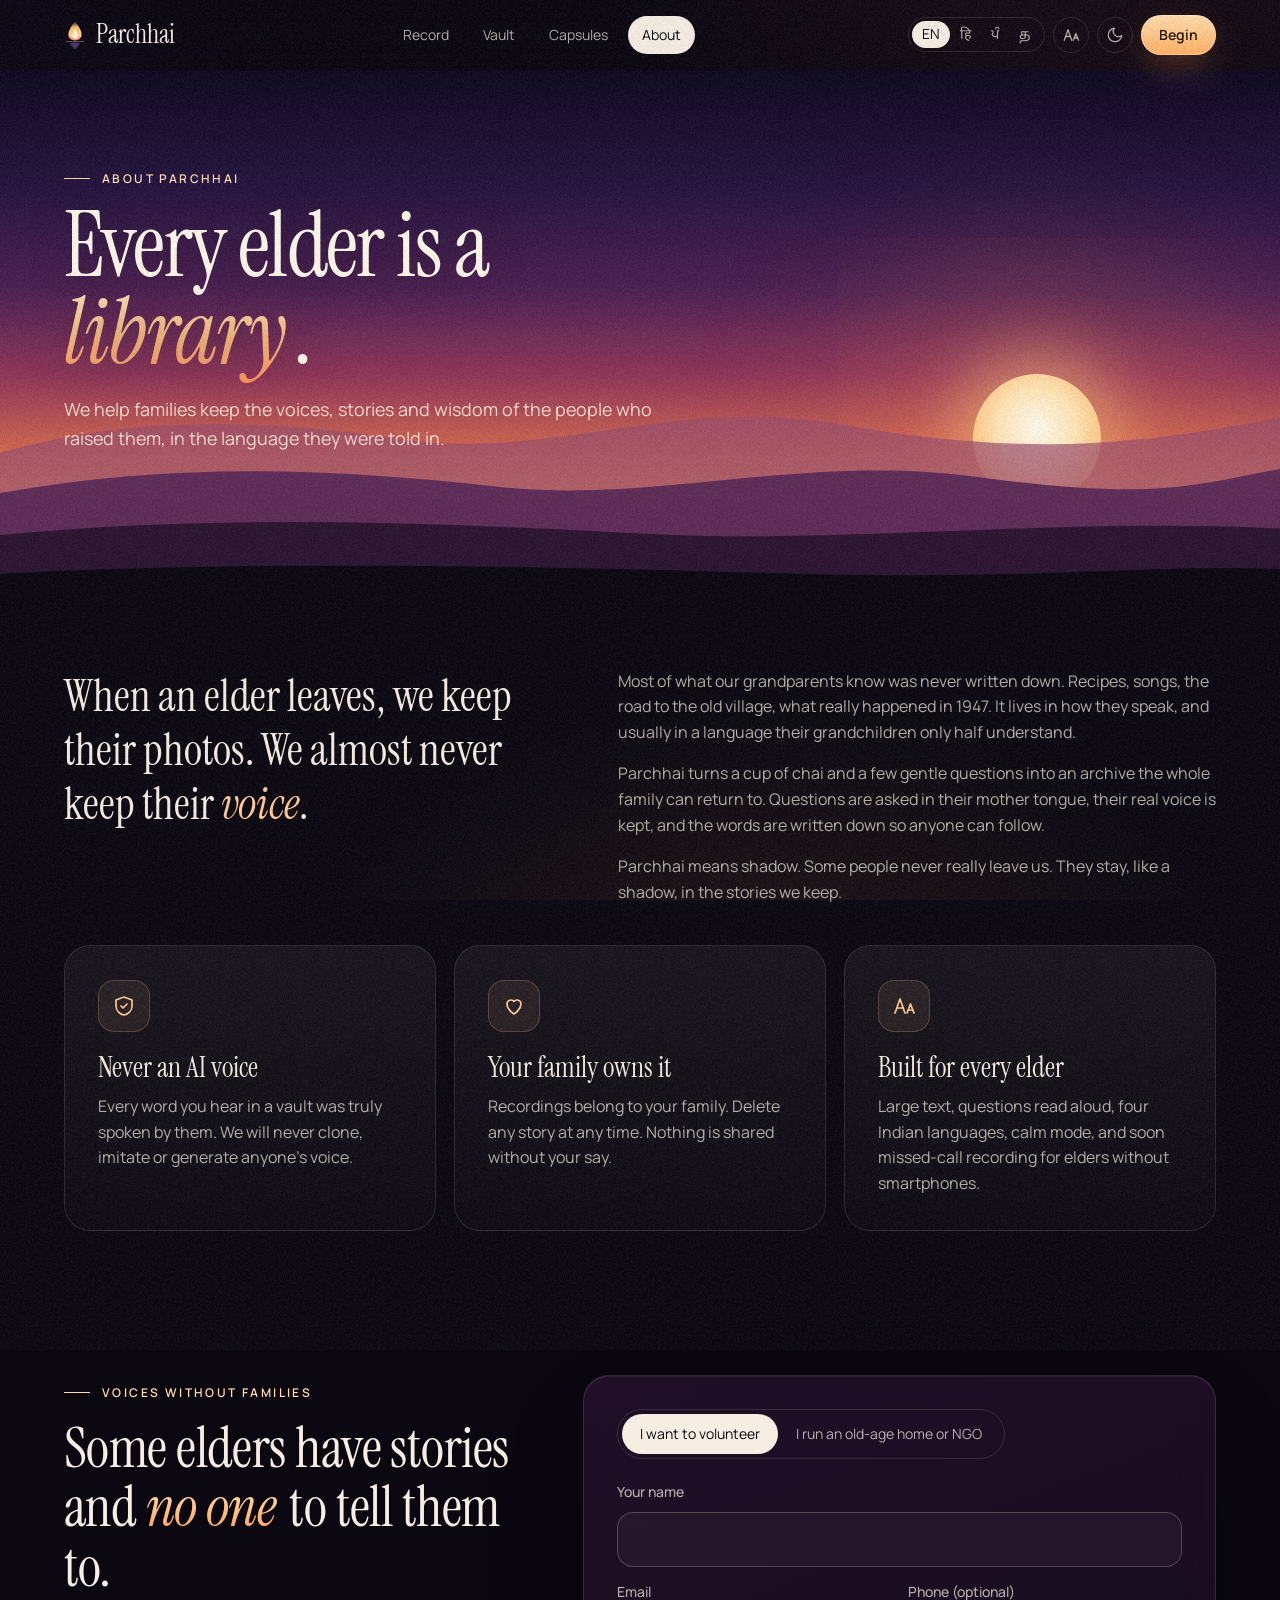
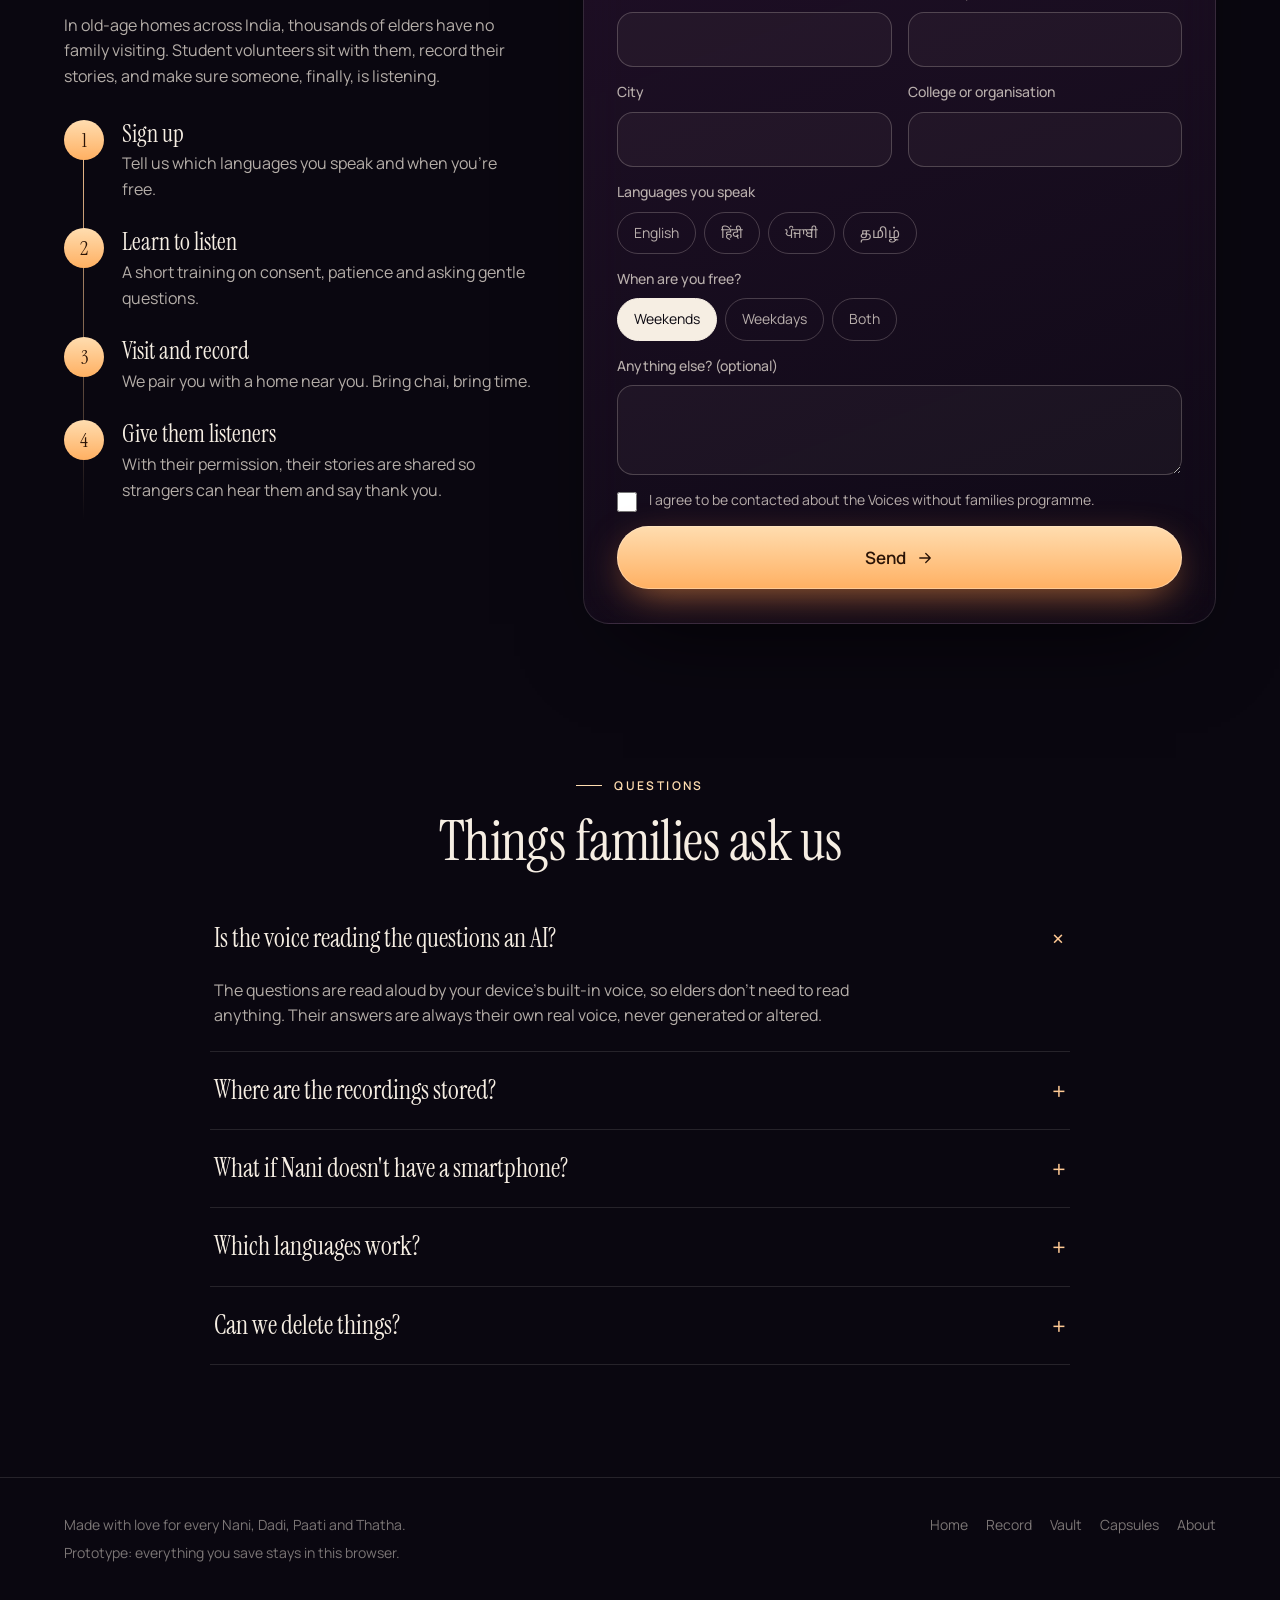
<file: about.html>
<!doctype html>
<html lang="en" data-title="ab.title">
<head>
<meta charset="utf-8">
<meta name="viewport" content="width=device-width, initial-scale=1">
<title>About · Parchhai</title>
<link rel="icon" href="assets/img/favicon.svg" type="image/svg+xml">
<link rel="preconnect" href="https://fonts.googleapis.com">
<link rel="preconnect" href="https://fonts.gstatic.com" crossorigin>
<link href="https://fonts.googleapis.com/css2?family=Instrument+Serif:ital@0;1&family=Manrope:wght@400;500;600;700&display=swap" rel="stylesheet">
<link href="https://fonts.googleapis.com/css2?family=Tiro+Devanagari+Hindi&family=Tiro+Gurmukhi&family=Tiro+Tamil&family=Noto+Sans+Devanagari:wght@400;500;600&family=Noto+Sans+Gurmukhi:wght@400;500;600&family=Noto+Sans+Tamil:wght@400;500;600&display=swap" rel="stylesheet">
<link rel="stylesheet" href="assets/css/app.css">
<style>
  .mission { display: grid; grid-template-columns: minmax(0, .9fr) minmax(0, 1.1fr); gap: clamp(28px, 5vw, 80px); align-items: start; }
  .mission .big { font-family: var(--display); font-size: clamp(28px, 3.4vw, 46px); line-height: 1.25; }
  html:not([lang="en"]) .mission .big { line-height: 1.5; font-size: clamp(24px, 2.8vw, 38px); }
  .mission .big em { font-style: italic; color: var(--peach); }
  .mission p + p { margin-top: 16px; }
  .promises { display: grid; grid-template-columns: repeat(3, minmax(0, 1fr)); gap: 18px; margin-top: 40px; }
  .promise .ic { width: 52px; height: 52px; border-radius: 16px; display: grid; place-items: center; color: var(--peach);
    background: rgba(255, 201, 148, .08); border: 1px solid rgba(255, 201, 148, .22); }
  .promise .ic svg { width: 24px; height: 24px; }
  .promise h3 { margin-top: 20px; }
  .promise p { margin-top: 10px; }

  .vol { display: grid; grid-template-columns: minmax(0, .85fr) minmax(0, 1.15fr); gap: clamp(24px, 4vw, 56px); align-items: start; }
  .timeline { list-style: none; margin-top: 30px; position: relative; }
  .timeline::before { content: ""; position: absolute; left: 19px; top: 8px; bottom: 8px; width: 1px; background: linear-gradient(var(--peach), transparent); }
  .timeline li { position: relative; padding: 0 0 26px 58px; }
  .timeline li b { position: absolute; left: 0; top: 0; width: 40px; height: 40px; border-radius: 50%; display: grid; place-items: center;
    font-family: "Instrument Serif", Georgia, serif; font-weight: 400; font-size: 20px; color: #2a1306; background: linear-gradient(180deg, #FFDDB0, var(--saffron)); }
  .timeline h3 { font-size: 24px; }
  .timeline p { margin-top: 4px; }
  .seg { display: inline-flex; padding: 4px; border-radius: 999px; border: 1px solid var(--line); margin-bottom: 22px; flex-wrap: wrap; }
  .seg button { padding: 9px 18px; border-radius: 999px; font-size: 14px; color: var(--ink-2); }
  .seg button[aria-pressed="true"] { background: var(--ink); color: var(--bg); }
  .langs-pick { display: flex; flex-wrap: wrap; gap: 8px; }
  .thanks { text-align: center; padding: 30px 10px; }
  .thanks .orb { width: 90px; height: 90px; }
  .thanks h2 { margin-top: 22px; }

  .faq { max-width: 860px; margin: 30px auto 0; }
  .faq details { border-bottom: 1px solid var(--line); }
  .faq summary { list-style: none; cursor: pointer; display: flex; justify-content: space-between; align-items: center; gap: 16px; padding: 22px 4px;
    font-family: var(--display); font-size: clamp(21px, 2vw, 26px); line-height: 1.3; }
  .faq summary::-webkit-details-marker { display: none; }
  .faq summary::after { content: "+"; font-family: var(--body); font-size: 24px; color: var(--peach); transition: transform .3s; flex: none; }
  .faq details[open] summary::after { transform: rotate(45deg); }
  .faq details p { padding: 0 4px 22px; color: var(--ink-2); max-width: 70ch; }
  .center { text-align: center; }
  @media (max-width: 900px) { .mission, .vol { grid-template-columns: 1fr; } .promises { grid-template-columns: 1fr; } }
</style>
</head>
<body data-page="about">
<main>
  <header class="page-hero">
    <div class="wrap">
      <span class="kicker" data-i18n="ab.kicker"></span>
      <h1 data-i18n="ab.h1"></h1>
      <p class="lede" data-i18n="ab.lede"></p>
    </div>
  </header>

  <section class="section">
    <div class="wrap mission">
      <p class="big reveal" data-i18n="ab.big"></p>
      <div class="muted reveal" style="--d:.1s"><p data-i18n="ab.p1"></p><p data-i18n="ab.p2"></p><p data-i18n="ab.p3"></p></div>
    </div>
    <div class="wrap promises">
      <article class="card lift promise reveal"><div class="ic"><span data-icon="shield"></span></div><h3 data-i18n="ab.pr1t"></h3><p class="muted" data-i18n="ab.pr1"></p></article>
      <article class="card lift promise reveal" style="--d:.1s"><div class="ic"><span data-icon="heart"></span></div><h3 data-i18n="ab.pr2t"></h3><p class="muted" data-i18n="ab.pr2"></p></article>
      <article class="card lift promise reveal" style="--d:.2s"><div class="ic"><span data-icon="elder"></span></div><h3 data-i18n="ab.pr3t"></h3><p class="muted" data-i18n="ab.pr3"></p></article>
    </div>
  </section>

  <section class="section" id="volunteer">
    <div class="wrap vol">
      <div class="reveal">
        <span class="kicker" data-i18n="ab.vk"></span>
        <h2 style="margin-top:16px" data-i18n="ab.vt"></h2>
        <p class="muted" style="margin-top:16px" data-i18n="ab.vp"></p>
        <ol class="timeline">
          <li><b>1</b><h3 data-i18n="ab.s1t"></h3><p class="muted" data-i18n="ab.s1"></p></li>
          <li><b>2</b><h3 data-i18n="ab.s2t"></h3><p class="muted" data-i18n="ab.s2"></p></li>
          <li><b>3</b><h3 data-i18n="ab.s3t"></h3><p class="muted" data-i18n="ab.s3"></p></li>
          <li><b>4</b><h3 data-i18n="ab.s4t"></h3><p class="muted" data-i18n="ab.s4"></p></li>
        </ol>
      </div>
      <div class="card glass reveal" style="--d:.1s" id="vol-card">
        <form id="vol-form" novalidate>
          <div class="seg" role="group" id="role">
            <button type="button" aria-pressed="true" data-r="volunteer" data-i18n="ab.rVol"></button>
            <button type="button" aria-pressed="false" data-r="home" data-i18n="ab.rHome"></button>
          </div>
          <div class="stack">
            <label class="field"><span id="l-name" data-i18n="ab.name"></span><input class="input" id="v-name" autocomplete="name" required></label>
            <div class="grid-2">
              <label class="field"><span data-i18n="ab.email"></span><input class="input" id="v-email" type="email" autocomplete="email" required></label>
              <label class="field"><span data-i18n="ab.phone"></span><input class="input" id="v-phone" type="tel" autocomplete="tel" inputmode="tel"></label>
            </div>
            <div class="grid-2">
              <label class="field"><span data-i18n="ab.city"></span><input class="input" id="v-city" autocomplete="address-level2"></label>
              <label class="field"><span id="l-org" data-i18n="ab.org"></span><input class="input" id="v-org"></label>
            </div>
            <div class="field"><span data-i18n="ab.speaks"></span><div class="langs-pick" id="v-langs"></div></div>
            <div class="field" id="when-field"><span data-i18n="ab.when"></span><div class="chips" id="v-when"></div></div>
            <label class="field"><span data-i18n="ab.msg"></span><textarea class="textarea" id="v-msg" style="min-height:90px"></textarea></label>
            <label class="check"><input type="checkbox" id="v-ok"><span class="muted small" data-i18n="ab.ok"></span></label>
            <button class="btn btn-primary btn-lg" type="submit" style="width:100%"><span data-i18n="ab.send"></span><span data-icon="arrow"></span></button>
          </div>
        </form>
        <div class="thanks" id="thanks" hidden><div class="orb"></div><h2 data-i18n="ab.thxT"></h2><p class="muted" style="margin-top:12px" data-i18n="ab.thx"></p></div>
      </div>
    </div>
  </section>

  <section class="section">
    <div class="wrap center"><span class="kicker" data-i18n="ab.fk"></span><h2 style="margin-top:16px" data-i18n="ab.ft"></h2></div>
    <div class="faq" id="faq"></div>
  </section>
</main>

<script src="assets/js/config.js"></script>
<script src="assets/vendor/supabase-js@2.45.4/supabase.js"></script>
<script src="assets/js/core.js"></script>
<script src="assets/js/db.js"></script>
<script src="assets/js/pages/about.js"></script>
</body>
</html>
</file>
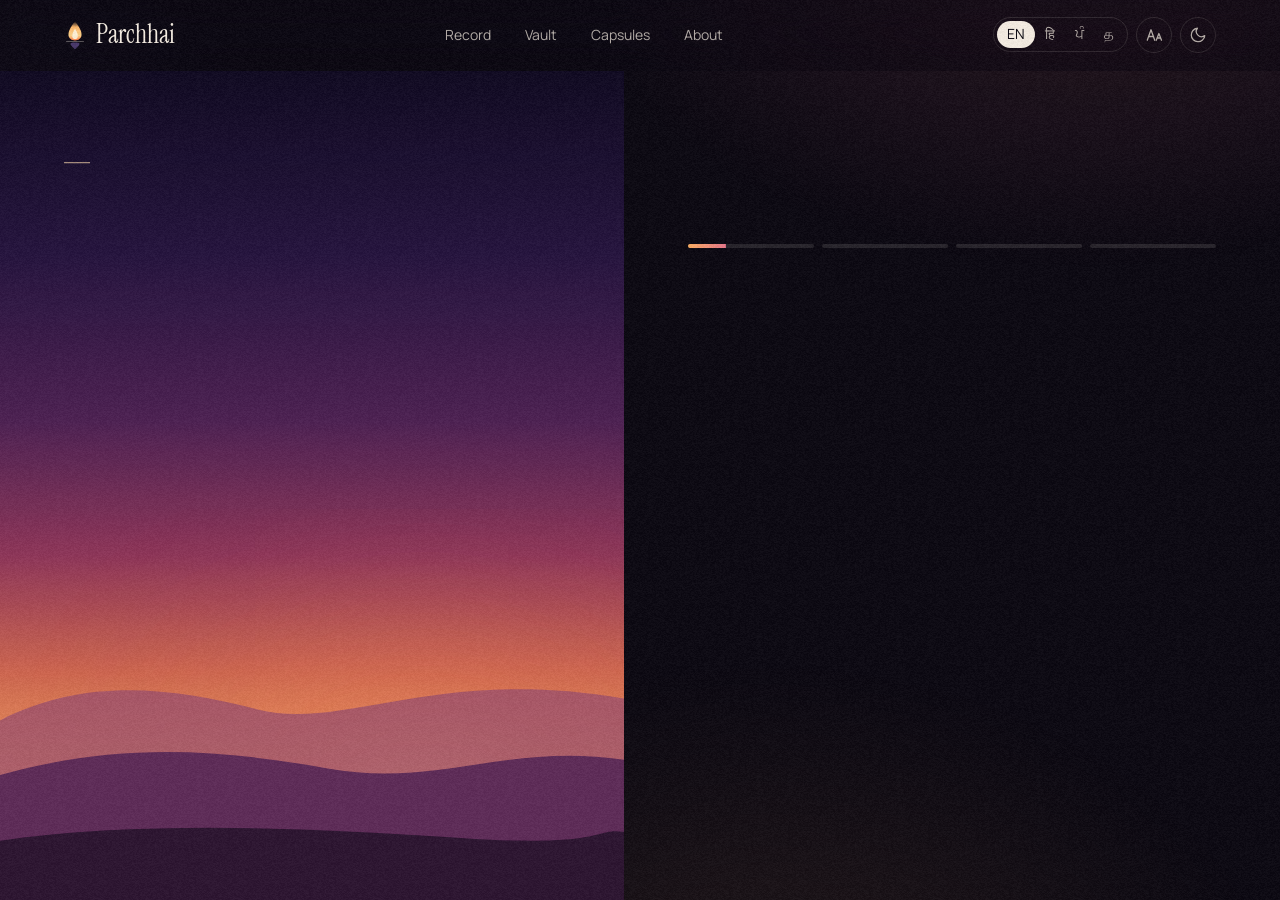
<file: capsule.html>
<!doctype html>
<html lang="en" data-title="cp.title">
<head>
<meta charset="utf-8">
<meta name="viewport" content="width=device-width, initial-scale=1">
<title>Time capsules · Parchhai</title>
<link rel="icon" href="assets/img/favicon.svg" type="image/svg+xml">
<link rel="preconnect" href="https://fonts.googleapis.com">
<link rel="preconnect" href="https://fonts.gstatic.com" crossorigin>
<link href="https://fonts.googleapis.com/css2?family=Instrument+Serif:ital@0;1&family=Manrope:wght@400;500;600;700&display=swap" rel="stylesheet">
<link href="https://fonts.googleapis.com/css2?family=Tiro+Devanagari+Hindi&family=Tiro+Gurmukhi&family=Tiro+Tamil&family=Noto+Sans+Devanagari:wght@400;500;600&family=Noto+Sans+Gurmukhi:wght@400;500;600&family=Noto+Sans+Tamil:wght@400;500;600&display=swap" rel="stylesheet">
<link rel="stylesheet" href="assets/css/app.css">
<style>
  .layout { display: grid; grid-template-columns: minmax(0, .95fr) minmax(0, 1.05fr); gap: clamp(20px, 3vw, 36px); align-items: start; }
  .compose h2 { font-size: clamp(28px, 3vw, 40px); }
  .compose .stack { margin-top: 22px; }
  .compose .btn-primary { width: 100%; margin-top: 8px; }
  .stamp { position: absolute; inset: 0; display: grid; place-items: center; pointer-events: none; z-index: 5; }
  .stamp svg { width: 150px; height: 150px; opacity: 0; transform: scale(2.4) rotate(-20deg); filter: drop-shadow(0 20px 30px rgba(0, 0, 0, .5)); }
  .stamp.go svg { animation: stamp 1.6s cubic-bezier(.2, .9, .3, 1.2) forwards; }
  @keyframes stamp { 0% { opacity: 0; transform: scale(2.4) rotate(-20deg); } 35% { opacity: 1; transform: scale(1) rotate(0); } 75% { opacity: 1; transform: scale(1); } 100% { opacity: 0; transform: scale(.6) translateY(80px); } }

  .shelf { display: grid; gap: 18px; }
  .shelf-head { display: flex; justify-content: space-between; align-items: baseline; gap: 12px; margin-bottom: 4px; }
  /* an envelope with its wax seal */
  .env { position: relative; border-radius: 22px; padding: 26px 26px 22px; overflow: hidden; isolation: isolate; border: 1px solid rgba(255, 220, 190, .16);
    background: linear-gradient(160deg, #3a1f3f 0%, #241329 60%, #1a0e1f 100%); box-shadow: 0 30px 70px -40px rgba(0, 0, 0, .9); }
  .env::before { content: ""; position: absolute; left: 0; right: 0; top: 0; height: 58%; z-index: -1;
    background: linear-gradient(180deg, rgba(255, 220, 190, .09), rgba(255, 220, 190, .02)); clip-path: polygon(0 0, 100% 0, 50% 100%); }
  .env::after { content: ""; position: absolute; inset: 0; z-index: -1; opacity: .5;
    background: repeating-linear-gradient(115deg, rgba(255, 255, 255, .012) 0 2px, transparent 2px 7px); }
  .env .seal { position: relative; display: block; width: 84px; height: 84px; margin: 0 auto; touch-action: none; user-select: none; -webkit-user-select: none; border-radius: 50%; }
  .env .seal svg.wax { width: 100%; height: 100%; filter: drop-shadow(0 10px 14px rgba(0, 0, 0, .45)); transition: transform .3s; }
  .env .seal svg.ring { position: absolute; inset: -8px; width: calc(100% + 16px); height: calc(100% + 16px); transform: rotate(-90deg); pointer-events: none; }
  .env.locked .seal { cursor: not-allowed; }
  .env.ready .seal { cursor: pointer; }
  .env.ready .seal svg.wax { animation: glowpulse 2.4s ease-in-out infinite; }
  @keyframes glowpulse { 50% { filter: drop-shadow(0 0 18px rgba(255, 120, 100, .7)); } }
  .env.shake .seal { animation: shake .5s; }
  @keyframes shake { 20%, 60% { transform: translateX(-6px); } 40%, 80% { transform: translateX(6px); } }
  .env .to { text-align: center; margin-top: 18px; font-family: var(--display); font-size: clamp(24px, 2.4vw, 32px); line-height: 1.2; }
  .env .when { text-align: center; color: var(--ink-3); font-size: 14px; margin-top: 6px; }
  .env .bottom { display: flex; justify-content: space-between; align-items: center; margin-top: 18px; gap: 10px; }
  .env .count { display: inline-flex; align-items: center; gap: 8px; font-size: 13px; color: #FFDDB0; }
  .env .count svg { width: 15px; height: 15px; }
  .letter-sheet .paper { margin-top: 18px; padding: clamp(22px, 3vw, 34px); border-radius: 20px; color: #2b1a14;
    background: linear-gradient(180deg, #fbf3e6, #f2e3cc); box-shadow: inset 0 0 60px rgba(160, 110, 60, .18); font-family: var(--display); font-size: 21px; line-height: 1.6; }
  .letter-sheet .paper .sig { margin-top: 18px; text-align: right; font-style: italic; }
  .letter-sheet .player { display: flex; align-items: center; gap: 12px; margin-top: 18px; }
  .letter-sheet .player .wave i { background: rgba(43, 26, 20, .2); }
  .letter-sheet .player .wave i.done { background: linear-gradient(180deg, #d9822f, #b85a22); }
  @media (max-width: 900px) { .layout { grid-template-columns: 1fr; } }
</style>
</head>
<body data-page="capsules">
<main>
  <header class="page-hero">
    <div class="wrap">
      <span class="kicker" data-i18n="cp.kicker"></span>
      <h1 data-i18n="cp.h1"></h1>
      <p class="lede" data-i18n="cp.lede"></p>
    </div>
  </header>

  <section class="section overlap">
    <div class="wrap layout" id="layout">
      <form class="card glass compose" id="compose" novalidate>
        <div class="stamp" id="stamp" aria-hidden="true"></div>
        <h2 data-i18n="cp.new"></h2>
        <div class="stack">
          <label class="field"><span data-i18n="cp.from"></span><select class="select" id="f-elder"></select></label>
          <label class="field"><span data-i18n="cp.to"></span><input class="input" id="f-to" data-i18n-ph="cp.toPh" required></label>
          <div class="field"><span data-i18n="cp.occasion"></span><div class="chips" id="f-occ"></div></div>
          <label class="field"><span data-i18n="cp.date"></span><input class="input" id="f-date" type="date" required></label>
          <label class="field"><span data-i18n="cp.story"></span><select class="select" id="f-story"></select></label>
          <label class="field"><span data-i18n="cp.note"></span><textarea class="textarea" id="f-note" data-i18n-ph="cp.notePh"></textarea></label>
          <button class="btn btn-primary btn-lg" type="submit"><span data-icon="lock"></span><span data-i18n="cp.seal"></span></button>
        </div>
      </form>

      <section class="shelf" aria-live="polite">
        <div class="shelf-head"><span class="kicker" data-i18n="cp.shelf"></span><span class="faint small" id="shelf-n"></span></div>
        <div class="shelf" id="shelf"></div>
      </section>
    </div>
  </section>
</main>

<dialog class="sheet letter-sheet" id="sheet">
  <button class="icon-btn sheet-close" id="sheet-close" data-i18n-aria="c.close"><span data-icon="close"></span></button>
  <div class="sheet-body" id="sheet-body"></div>
</dialog>

<script src="assets/js/config.js"></script>
<script src="assets/vendor/supabase-js@2.45.4/supabase.js"></script>
<script src="assets/js/core.js"></script>
<script src="assets/js/db.js"></script>
<script src="assets/js/questions.js"></script>
<script src="assets/js/player.js"></script>
<script src="assets/js/pages/capsule.js"></script>
</body>
</html>
</file>
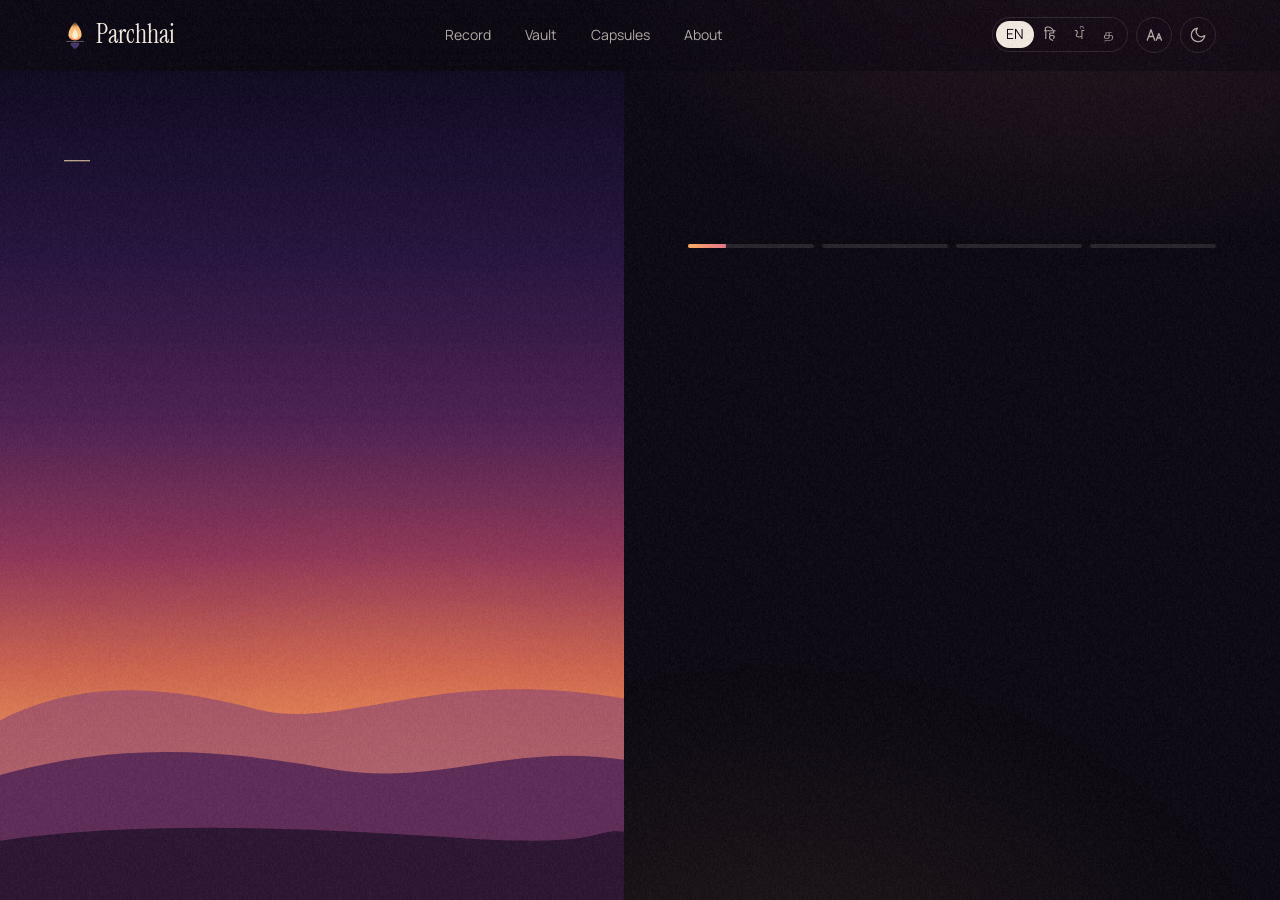
<file: record.html>
<!doctype html>
<html lang="en" data-title="rc.title">
<head>
<meta charset="utf-8">
<meta name="viewport" content="width=device-width, initial-scale=1">
<title>Record · Parchhai</title>
<link rel="icon" href="assets/img/favicon.svg" type="image/svg+xml">
<link rel="preconnect" href="https://fonts.googleapis.com">
<link rel="preconnect" href="https://fonts.gstatic.com" crossorigin>
<link href="https://fonts.googleapis.com/css2?family=Instrument+Serif:ital@0;1&family=Manrope:wght@400;500;600;700&display=swap" rel="stylesheet">
<link href="https://fonts.googleapis.com/css2?family=Tiro+Devanagari+Hindi&family=Tiro+Gurmukhi&family=Tiro+Tamil&family=Noto+Sans+Devanagari:wght@400;500;600&family=Noto+Sans+Gurmukhi:wght@400;500;600&family=Noto+Sans+Tamil:wght@400;500;600&display=swap" rel="stylesheet">
<link rel="stylesheet" href="assets/css/app.css">
<style>
  .studio { position: relative; isolation: isolate; padding: clamp(24px, 4vh, 44px) var(--gutter) 40px; min-height: calc(100svh - 64px); }
  .studio::before { content: ""; position: absolute; inset: 0; z-index: -1; pointer-events: none;
    background: radial-gradient(70% 55% at 50% 100%, rgba(255, 150, 90, .20), transparent 70%), radial-gradient(50% 40% at 50% 0%, rgba(142, 107, 208, .14), transparent 70%); }
  .studio .wrap { max-width: 1000px; }
  .topbar { display: flex; align-items: center; justify-content: space-between; gap: 14px; flex-wrap: wrap; }
  .who { display: flex; align-items: center; gap: 12px; padding: 6px 16px 6px 6px; border-radius: 999px; border: 1px solid var(--line); background: var(--surface); }
  .who .avatar { width: 40px; height: 40px; font-size: 18px; }
  .who select { background: none; border: 0; color: var(--ink); font-family: var(--display); font-size: 22px; padding-right: 8px; cursor: pointer; }
  .who select option { background: #1a1020; font-family: var(--body); font-size: 15px; }
  .toggle { display: inline-flex; align-items: center; gap: 10px; font-size: 14px; color: var(--ink-2); cursor: pointer; }
  .toggle input { appearance: none; width: 42px; height: 24px; border-radius: 999px; background: var(--line-2); position: relative; cursor: pointer; transition: background .3s; flex: none; }
  .toggle input::after { content: ""; position: absolute; top: 3px; left: 3px; width: 18px; height: 18px; border-radius: 50%; background: var(--ink); transition: transform .3s; }
  .toggle input:checked { background: var(--saffron); }
  .toggle input:checked::after { transform: translateX(18px); background: #2a1306; }
  .themes { margin-top: 22px; }

  .q-stage { text-align: center; margin: clamp(36px, 7vh, 72px) auto 0; max-width: 860px; }
  .q-meta { display: flex; justify-content: center; gap: 10px; flex-wrap: wrap; }
  .q-text { font-family: var(--display); font-weight: 400; font-size: clamp(34px, 4.8vw, 66px); line-height: 1.18; margin-top: 22px; min-height: 2.4em;
    transition: opacity .45s, filter .45s, transform .45s; }
  .q-text[lang="hi"], .q-text[lang="pa"], .q-text[lang="ta"] { line-height: 1.45; font-size: clamp(28px, 4vw, 54px); }
  .q-tr { color: var(--ink-3); margin-top: 12px; font-size: 16px; min-height: 1.6em; transition: opacity .45s; }
  .q-stage.out .q-text { opacity: 0; filter: blur(10px); transform: translateY(14px); }
  .q-stage.out .q-tr { opacity: 0; }
  .q-nav { display: flex; justify-content: center; gap: 10px; margin-top: 24px; flex-wrap: wrap; }
  .speaking .ask-btn { border-color: var(--peach); color: var(--peach); }
  .ask-btn .bars { display: none; gap: 2px; align-items: center; height: 14px; }
  .speaking .ask-btn .bars { display: inline-flex; }
  .speaking .ask-btn svg { display: none; }
  .ask-btn .bars i { width: 3px; height: 100%; border-radius: 2px; background: currentColor; animation: eq .9s ease-in-out infinite; }
  .ask-btn .bars i:nth-child(2) { animation-delay: .15s; } .ask-btn .bars i:nth-child(3) { animation-delay: .3s; }
  @keyframes eq { 0%, 100% { transform: scaleY(.3); } 50% { transform: scaleY(1); } }
  .voice-note { margin-top: 10px; font-size: 13px; color: var(--ink-3); min-height: 1.2em; }

  .recorder { margin: clamp(32px, 5vh, 52px) auto 0; max-width: 860px; text-align: center; }
  #viz { width: 100%; height: 150px; display: block; }
  .live { min-height: 1.6em; margin-top: 6px; color: var(--ink-2); font-family: var(--display); font-size: 20px; }
  .rec-row { display: grid; grid-template-columns: 1fr auto 1fr; align-items: center; gap: 18px; margin-top: 10px; }
  .timer { font-variant-numeric: tabular-nums; font-size: 22px; color: var(--ink-2); text-align: right; }
  .rec-side { display: flex; gap: 10px; }
  .rec-btn { position: relative; width: 112px; height: 112px; border-radius: 50%; display: grid; place-items: center; color: #2a1306;
    background: radial-gradient(circle at 50% 35%, #FFE6C4, #FFB062 55%, #FF8A5C); box-shadow: 0 0 0 10px rgba(255, 176, 98, .1), 0 24px 60px -16px rgba(255, 130, 70, .8);
    transition: transform .3s cubic-bezier(.2,.8,.2,1), box-shadow .3s; }
  .rec-btn:hover { transform: scale(1.04); }
  .rec-btn svg { width: 40px; height: 40px; }
  .rec-btn .stop { display: none; width: 34px; height: 34px; border-radius: 8px; background: #2a1306; }
  .rec-btn::before, .rec-btn::after { content: ""; position: absolute; inset: 0; border-radius: 50%; border: 2px solid var(--saffron); opacity: 0; }
  .recording .rec-btn { background: radial-gradient(circle at 50% 35%, #FFD0C4, #FF7A70 60%, #E8506A); }
  .recording .rec-btn svg { display: none; }
  .recording .rec-btn .stop { display: block; }
  .recording .rec-btn::before { animation: ripple 2s ease-out infinite; border-color: #FF7A70; }
  .recording .rec-btn::after { animation: ripple 2s ease-out 1s infinite; border-color: #FF7A70; }
  .paused .rec-btn::before, .paused .rec-btn::after { animation: none; }
  @keyframes ripple { from { transform: scale(1); opacity: .7; } to { transform: scale(1.7); opacity: 0; } }
  .state { margin-top: 18px; font-size: 14px; color: var(--ink-3); min-height: 1.4em; }
  .state.err { color: var(--danger); }

  .review { margin-top: 26px; text-align: left; border-top: 1px solid var(--line); padding-top: 24px; animation: stepin .6s cubic-bezier(.2,.7,.2,1); }
  @keyframes stepin { from { opacity: 0; transform: translateY(16px); } }
  .review .player { display: flex; align-items: center; gap: 14px; }
  .review .player .wave { height: 48px; }
  .review .textarea { margin-top: 18px; }
  .review .row { justify-content: flex-end; margin-top: 18px; }

  .session { margin: 40px auto 0; max-width: 860px; }
  .session ol { list-style: none; margin-top: 14px; display: grid; gap: 8px; }
  .session li { display: flex; align-items: center; gap: 12px; padding: 12px 16px; border-radius: 16px; background: var(--surface); border: 1px solid var(--line); }
  .session li .t { flex: 1; min-width: 0; overflow: hidden; text-overflow: ellipsis; white-space: nowrap; }
  .session li .ok { width: 26px; height: 26px; border-radius: 50%; display: grid; place-items: center; background: rgba(143, 217, 168, .15); color: var(--ok); flex: none; }
  .session li .ok svg { width: 14px; height: 14px; }
  .tip { margin: 32px auto 0; max-width: 860px; display: flex; gap: 14px; align-items: flex-start; color: var(--ink-3); font-size: 14px; }
  .tip svg { width: 20px; height: 20px; flex: none; color: var(--peach); margin-top: 2px; }
  @media (max-width: 640px) {
    .rec-row { grid-template-columns: 1fr; }
    .timer { text-align: center; order: -1; }
    .rec-side { justify-content: center; }
    .rec-btn { margin: 0 auto; }
  }
</style>
</head>
<body data-page="record">
<main class="studio" id="studio">
  <div class="wrap" id="empty" hidden></div>
  <div class="wrap" id="app" hidden>
    <div class="topbar">
      <div class="who"><span id="who-avatar"></span><label class="sr-only" for="who" data-i18n="rc.elder"></label><select id="who"></select></div>
      <label class="toggle"><input type="checkbox" id="aloud" checked><span data-i18n="rc.aloud"></span></label>
    </div>
    <div class="chips themes" id="themes" role="group" data-i18n-aria="rc.themes"></div>

    <section class="q-stage" id="stage" aria-live="polite">
      <div class="q-meta"><span class="tag warm" id="q-theme"></span><span class="tag" id="q-count"></span></div>
      <h1 class="q-text" id="q-text"></h1>
      <p class="q-tr" id="q-tr"></p>
      <div class="q-nav">
        <button class="btn btn-quiet btn-sm" id="prev"><span data-icon="back"></span><span data-i18n="rc.prev"></span></button>
        <button class="btn btn-ghost btn-sm ask-btn" id="ask"><span data-icon="speak"></span><span class="bars"><i></i><i></i><i></i></span><span data-i18n="rc.ask"></span></button>
        <button class="btn btn-quiet btn-sm" id="skip"><span data-i18n="rc.skip"></span><span data-icon="arrow"></span></button>
      </div>
      <div class="voice-note" id="voice-note"></div>
    </section>

    <section class="card glass recorder" id="recorder">
      <canvas id="viz" aria-hidden="true"></canvas>
      <div class="live" id="live" aria-live="polite"></div>
      <div class="rec-row">
        <div class="timer" id="timer">0:00</div>
        <button class="rec-btn" id="rec" data-i18n-aria="rc.recAria"><span data-icon="mic"></span><span class="stop"></span></button>
        <div class="rec-side"><button class="btn btn-ghost btn-sm" id="pause" hidden data-i18n="rc.pause"></button></div>
      </div>
      <div class="state" id="state" role="status"></div>

      <div class="review" id="review" hidden>
        <div class="player">
          <button class="play" id="rv-play" data-i18n-aria="c.play"><span data-icon="play"></span></button>
          <div class="wave" id="rv-wave"></div>
          <span class="faint small" id="rv-time"></span>
        </div>
        <label class="field" style="margin-top:18px"><span data-i18n="rc.transcript"></span>
          <textarea class="textarea" id="rv-text" data-i18n-ph="rc.transcriptPh"></textarea></label>
        <div class="row">
          <button class="btn btn-quiet" id="retake"><span data-icon="redo"></span><span data-i18n="rc.retake"></span></button>
          <button class="btn btn-primary" id="save"><span data-i18n="rc.save"></span><span data-icon="check"></span></button>
        </div>
      </div>
    </section>

    <section class="session" id="session" hidden>
      <div class="spread"><span class="kicker" data-i18n="rc.today"></span><a class="btn btn-quiet btn-sm" href="vault.html"><span data-i18n="rc.toVault"></span><span data-icon="arrow"></span></a></div>
      <ol id="saved"></ol>
    </section>

    <p class="tip"><span data-icon="heart"></span><span data-i18n="rc.tip"></span></p>
  </div>
</main>

<script src="assets/js/config.js"></script>
<script src="assets/vendor/supabase-js@2.45.4/supabase.js"></script>
<script src="assets/js/core.js"></script>
<script src="assets/js/db.js"></script>
<script src="assets/js/questions.js"></script>
<script src="assets/js/voice.js"></script>
<script src="assets/js/player.js"></script>
<script src="assets/js/pages/record.js"></script>
</body>
</html>
</file>
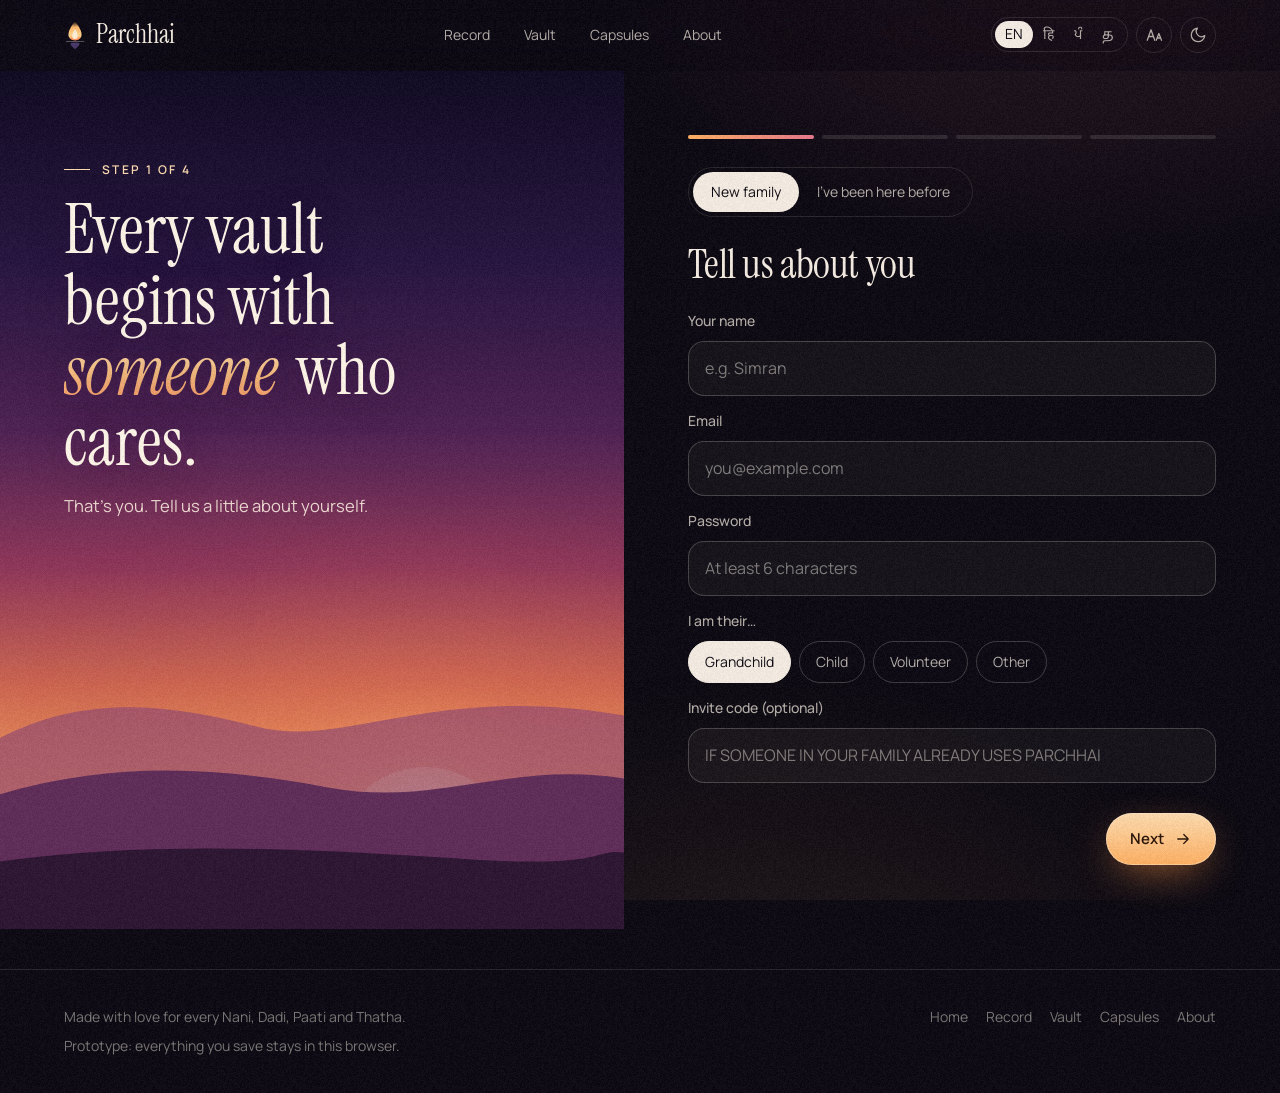
<file: start.html>
<!doctype html>
<html lang="en" data-title="st.title">
<head>
<meta charset="utf-8">
<meta name="viewport" content="width=device-width, initial-scale=1">
<title>Begin · Parchhai</title>
<link rel="icon" href="assets/img/favicon.svg" type="image/svg+xml">
<link rel="preconnect" href="https://fonts.googleapis.com">
<link rel="preconnect" href="https://fonts.gstatic.com" crossorigin>
<link href="https://fonts.googleapis.com/css2?family=Instrument+Serif:ital@0;1&family=Manrope:wght@400;500;600;700&display=swap" rel="stylesheet">
<link href="https://fonts.googleapis.com/css2?family=Tiro+Devanagari+Hindi&family=Tiro+Gurmukhi&family=Tiro+Tamil&family=Noto+Sans+Devanagari:wght@400;500;600&family=Noto+Sans+Gurmukhi:wght@400;500;600&family=Noto+Sans+Tamil:wght@400;500;600&display=swap" rel="stylesheet">
<link rel="stylesheet" href="assets/css/app.css">
<style>
  .onboard { display: grid; grid-template-columns: minmax(0, 1fr) minmax(0, 1.05fr); min-height: calc(100svh - 64px); }
  /* the dawn panel: the sun climbs as each step is completed */
  .scene { position: relative; overflow: hidden; isolation: isolate; padding: clamp(40px, 7vw, 96px) var(--gutter); display: flex; flex-direction: column; justify-content: flex-start; }
  .scene .sky { position: absolute; inset: 0; z-index: -3; background: var(--dawn); }
  .scene .sun { position: absolute; z-index: -2; left: 68%; width: clamp(120px, 14vw, 200px); aspect-ratio: 1; border-radius: 50%;
    bottom: calc(var(--rise, 0) * 1% - 6%); translate: -50% 0; transition: bottom 1.8s cubic-bezier(.2, .7, .2, 1);
    background: radial-gradient(circle at 50% 42%, #fffaf0, #ffe6b5 40%, #ffc27e 72%, #ff9b63);
    box-shadow: 0 0 70px 24px rgba(255, 200, 130, .5), 0 0 240px 110px rgba(255, 140, 90, .32); }
  .scene svg.land { position: absolute; left: 0; bottom: 0; width: 100%; height: 34%; z-index: -1; }
  .scene h1 { font-family: var(--display); font-weight: 400; font-size: clamp(40px, 5.4vw, 84px); line-height: 1.02; color: #FFF6EA; max-width: 13ch;
    text-shadow: 0 6px 40px rgba(40, 10, 50, .35); margin-top: 16px; }
  html:not([lang="en"]) .scene h1 { line-height: 1.28; font-size: clamp(34px, 4.4vw, 66px); }
  .scene h1 em { font-style: italic; background: linear-gradient(180deg, #FFF0D2, #FFC27E 55%, #FF8F5E); -webkit-background-clip: text; background-clip: text; color: transparent; padding-right: .08em; }
  .scene p { color: rgba(255, 240, 226, .88); margin-top: 16px; max-width: 40ch; font-size: clamp(16px, 1.3vw, 18px); }
  .scene .swap { transition: opacity .4s, filter .4s, transform .4s; }
  .scene .swap.out { opacity: 0; filter: blur(8px); transform: translateY(10px); }

  .panel { padding: clamp(28px, 5vw, 72px) var(--gutter); display: flex; flex-direction: column; justify-content: center; }
  .steps { display: flex; gap: 8px; margin-bottom: 28px; }
  .steps i { flex: 1; height: 4px; border-radius: 4px; background: var(--line); overflow: hidden; position: relative; }
  .steps i::after { content: ""; position: absolute; inset: 0; transform: scaleX(0); transform-origin: left; background: linear-gradient(90deg, var(--saffron), var(--rose));
    transition: transform .8s cubic-bezier(.2, .7, .2, 1); }
  .steps i.on::after { transform: none; }
  .step { display: none; }
  .step.on { display: block; animation: stepin .7s cubic-bezier(.2, .7, .2, 1); }
  @keyframes stepin { from { opacity: 0; transform: translateX(24px); filter: blur(6px); } }
  .step h2 { font-size: clamp(30px, 3.2vw, 44px); }
  .step .stack { margin-top: 24px; }
  .actions { display: flex; justify-content: space-between; align-items: center; gap: 12px; margin-top: 30px; flex-wrap: wrap; }
  .tabs { display: inline-flex; padding: 4px; border-radius: 999px; border: 1px solid var(--line); margin-bottom: 26px; }
  .tabs button { padding: 9px 18px; border-radius: 999px; font-size: 14px; color: var(--ink-2); }
  .tabs button[aria-selected="true"] { background: var(--ink); color: var(--bg); }

  .photo { display: flex; align-items: center; gap: 18px; }
  .photo label { cursor: pointer; }
  .photo .ring { width: 96px; height: 96px; border-radius: 50%; display: grid; place-items: center; overflow: hidden; color: var(--ink-3);
    border: 1.5px dashed var(--line-2); background: var(--surface); transition: border-color .3s, transform .3s; }
  .photo label:hover .ring, .photo.drag .ring { border-color: var(--peach); transform: scale(1.03); }
  .photo .ring img { width: 100%; height: 100%; object-fit: cover; }
  .photo .ring svg { width: 28px; height: 28px; }

  .lang-grid { display: grid; grid-template-columns: repeat(2, 1fr); gap: 12px; }
  .lang-card { position: relative; display: flex; flex-direction: column; gap: 6px; padding: 22px; border-radius: 22px; border: 1px solid var(--line-2);
    background: var(--surface); text-align: left; transition: transform .3s, border-color .3s, background .3s; overflow: hidden; }
  .lang-card:hover { transform: translateY(-2px); border-color: rgba(255, 201, 148, .45); }
  .lang-card .glyph { font-family: var(--display); font-size: 56px; line-height: 1; color: var(--peach); }
  .lang-card b { font-family: var(--display); font-weight: 400; font-size: 24px; }
  .lang-card[aria-checked="true"] { border-color: var(--peach); background: linear-gradient(160deg, rgba(255, 201, 148, .16), rgba(232, 118, 138, .08)); }
  .lang-card[aria-checked="true"]::after { content: "✓"; position: absolute; top: 14px; right: 16px; width: 26px; height: 26px; border-radius: 50%;
    display: grid; place-items: center; background: var(--peach); color: #2a1306; font-weight: 700; font-size: 14px; }

  .consent { padding: 22px; border-radius: 20px; border: 1px solid var(--line); background: var(--surface); }
  .consent p + p { margin-top: 10px; }
  .done { text-align: center; }
  .done .avatar { margin: 0 auto; animation: breathe 5s ease-in-out infinite; }
  .done h2 { margin-top: 24px; }
  .done .row { justify-content: center; margin-top: 28px; }

  @media (max-width: 900px) {
    .onboard { grid-template-columns: 1fr; }
    .scene { min-height: 300px; padding-bottom: 120px; }
    .scene .sun { width: 110px; }
  }
</style>
</head>
<body data-page="start">
<main class="onboard">
  <section class="scene" aria-live="polite">
    <div class="sky" aria-hidden="true"></div>
    <div class="sun" aria-hidden="true"></div>
    <svg class="land" viewBox="0 0 800 260" preserveAspectRatio="none" aria-hidden="true">
      <path fill="#9a4d6e" opacity=".75" d="M0 90 C 110 50, 220 60, 330 80 S 560 40, 800 70 L800 260 L0 260Z"/>
      <path fill="#5e2a57" d="M0 140 C 150 110, 280 116, 420 134 S 650 110, 800 126 L800 260 L0 260Z"/>
      <path fill="#2b1330" d="M0 200 C 200 180, 420 190, 600 198 S 760 188, 800 192 L800 260 L0 260Z"/>
    </svg>
    <span class="kicker swap" id="scene-k"></span>
    <h1 class="swap" id="scene-t"></h1>
    <p class="swap" id="scene-p"></p>
  </section>

  <section class="panel">
    <div class="steps" aria-hidden="true"><i></i><i></i><i></i><i></i></div>

    <!-- 0: you -->
    <div class="step" data-step="0">
      <div class="tabs" role="tablist">
        <button role="tab" aria-selected="true" data-tab="new" data-i18n="st.tabNew"></button>
        <button role="tab" aria-selected="false" data-tab="back" data-i18n="st.tabBack"></button>
      </div>
      <div data-pane="new">
        <h2 data-i18n="st.s0t"></h2>
        <div class="stack">
          <label class="field"><span data-i18n="st.yourName"></span><input class="input" id="f-you" autocomplete="name" data-i18n-ph="st.yourNamePh"></label>
          <label class="field"><span id="email-l" data-i18n="st.email"></span><input class="input" id="f-email" type="email" autocomplete="email" placeholder="you@example.com"></label>
          <label class="field" data-cloud hidden id="pw-field"><span data-i18n="st.password"></span><input class="input" id="f-pw" type="password" autocomplete="new-password" data-i18n-ph="st.passwordPh"></label>
          <div class="field"><span data-i18n="st.iam"></span><div class="chips" id="f-role"></div></div>
          <label class="field" data-cloud hidden id="invite-field"><span data-i18n="st.invite"></span><input class="input" id="f-invite" autocomplete="off" style="text-transform:uppercase" data-i18n-ph="st.inviteHint"></label>
        </div>
      </div>
      <div data-pane="back" hidden>
        <h2 data-i18n="st.backT"></h2>
        <p class="muted" style="margin-top:14px" id="back-msg"></p>
        <form class="stack" id="signin" data-cloud hidden style="margin-top:22px" novalidate>
          <label class="field"><span data-i18n="st.emailShort"></span><input class="input" id="s-email" type="email" autocomplete="email" placeholder="you@example.com"></label>
          <label class="field"><span data-i18n="st.password"></span><input class="input" id="s-pw" type="password" autocomplete="current-password"></label>
          <button class="btn btn-primary" type="submit"><span data-i18n="st.signIn"></span><span data-icon="arrow"></span></button>
        </form>
        <div class="row" style="margin-top:24px" id="back-actions"></div>
      </div>
    </div>

    <!-- 1: the elder -->
    <div class="step" data-step="1">
      <h2 data-i18n="st.s1t"></h2>
      <div class="stack">
        <div class="photo" id="photo">
          <label><input type="file" accept="image/*" id="f-photo" class="sr-only"><span class="ring" id="photo-ring"></span></label>
          <div><div class="label" data-i18n="st.photo"></div><div class="faint small" data-i18n="st.photoHint"></div></div>
        </div>
        <label class="field"><span data-i18n="st.elderName"></span><input class="input" id="f-name" data-i18n-ph="st.elderNamePh"></label>
        <div class="field"><span data-i18n="st.callThem"></span><div class="chips" id="f-call"></div>
          <input class="input" id="f-call-custom" data-i18n-ph="st.callCustom" style="margin-top:6px"></div>
        <div class="grid-2">
          <label class="field"><span data-i18n="st.born"></span><input class="input" id="f-born" type="number" inputmode="numeric" min="1900" max="2010" placeholder="1942"></label>
          <label class="field"><span data-i18n="st.hometown"></span><input class="input" id="f-town" data-i18n-ph="st.hometownPh"></label>
        </div>
      </div>
    </div>

    <!-- 2: their language -->
    <div class="step" data-step="2">
      <h2 data-i18n="st.s2t"></h2>
      <p class="muted" style="margin-top:10px" data-i18n="st.s2p"></p>
      <div class="stack">
        <div class="lang-grid" role="radiogroup" id="f-lang"></div>
        <label class="field"><span data-i18n="st.dialect"></span><input class="input" id="f-dialect" data-i18n-ph="st.dialectPh"></label>
      </div>
    </div>

    <!-- 3: consent -->
    <div class="step" data-step="3">
      <h2 data-i18n="st.s3t"></h2>
      <div class="stack">
        <div class="consent muted"><p id="consent-a"></p><p data-i18n="st.consentB"></p></div>
        <label class="check"><input type="checkbox" id="c1"><span id="c1-l"></span></label>
        <label class="check"><input type="checkbox" id="c2"><span data-i18n="st.c2"></span></label>
      </div>
    </div>

    <!-- done -->
    <div class="step done" data-step="4">
      <div id="done-avatar"></div>
      <h2 id="done-t"></h2>
      <p class="muted" style="margin-top:12px" data-i18n="st.doneP"></p>
      <div class="row">
        <a class="btn btn-primary btn-lg" href="record.html"><span data-i18n="st.firstInterview"></span><span data-icon="arrow"></span></a>
        <a class="btn btn-ghost btn-lg" href="vault.html" data-i18n="st.openVault"></a>
      </div>
    </div>

    <div class="actions" id="actions">
      <button class="btn btn-quiet" id="prev"><span data-icon="back"></span><span data-i18n="c.back"></span></button>
      <button class="btn btn-primary" id="next"><span id="next-l" data-i18n="c.next"></span><span data-icon="arrow"></span></button>
    </div>
  </section>
</main>

<script src="assets/js/config.js"></script>
<script src="assets/vendor/supabase-js@2.45.4/supabase.js"></script>
<script src="assets/js/core.js"></script>
<script src="assets/js/db.js"></script>
<script src="assets/js/pages/start.js"></script>
</body>
</html>
</file>
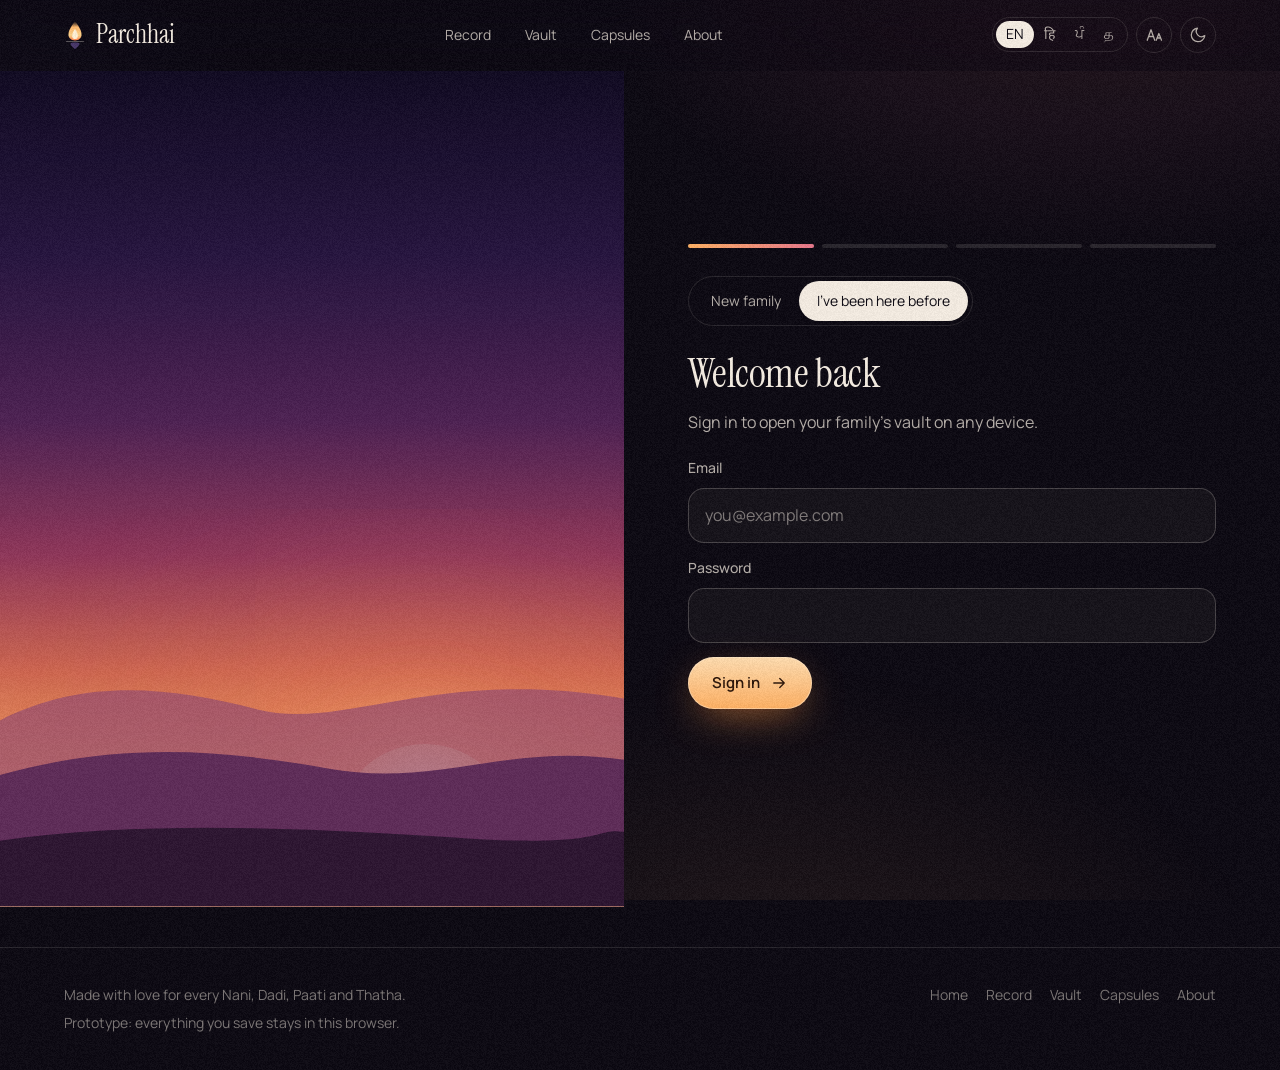
<file: vault.html>
<!doctype html>
<html lang="en" data-title="vt.title">
<head>
<meta charset="utf-8">
<meta name="viewport" content="width=device-width, initial-scale=1">
<title>Vault · Parchhai</title>
<link rel="icon" href="assets/img/favicon.svg" type="image/svg+xml">
<link rel="preconnect" href="https://fonts.googleapis.com">
<link rel="preconnect" href="https://fonts.gstatic.com" crossorigin>
<link href="https://fonts.googleapis.com/css2?family=Instrument+Serif:ital@0;1&family=Manrope:wght@400;500;600;700&display=swap" rel="stylesheet">
<link href="https://fonts.googleapis.com/css2?family=Tiro+Devanagari+Hindi&family=Tiro+Gurmukhi&family=Tiro+Tamil&family=Noto+Sans+Devanagari:wght@400;500;600&family=Noto+Sans+Gurmukhi:wght@400;500;600&family=Noto+Sans+Tamil:wght@400;500;600&display=swap" rel="stylesheet">
<link rel="stylesheet" href="assets/css/app.css">
<style>
  .profile { display: flex; align-items: flex-end; gap: clamp(20px, 3vw, 36px); flex-wrap: wrap; }
  .profile h1 { margin-top: 6px; }
  .profile .meta { display: flex; flex-wrap: wrap; gap: 8px 18px; margin-top: 12px; color: rgba(255, 240, 226, .85); font-size: 15px; }
  .profile .meta span + span::before { content: "·"; margin-right: 18px; opacity: .6; }
  .stats { display: flex; gap: clamp(20px, 4vw, 48px); margin-top: 26px; }
  .stats b { display: block; font-family: "Instrument Serif", Georgia, serif; font-weight: 400; font-size: clamp(36px, 4vw, 52px); line-height: 1; color: #FFF6EA; }
  .stats span { font-size: 13px; color: rgba(255, 240, 226, .78); }
  .elders { position: absolute; top: clamp(18px, 3vh, 28px); right: var(--gutter); display: flex; gap: 8px; align-items: center; z-index: 2; }
  .elders a, .elders button { border-radius: 50%; transition: transform .25s; }
  .elders .avatar { width: 40px; height: 40px; font-size: 17px; }
  .elders [aria-current="true"] .avatar { box-shadow: 0 0 0 2px #FFF6EA, 0 8px 24px -8px rgba(255, 140, 90, .8); }
  .elders a:hover { transform: translateY(-2px); }
  .elders .add { width: 40px; height: 40px; display: grid; place-items: center; border: 1px dashed rgba(255, 240, 226, .5); color: #FFF6EA; }
  .elders .add svg { width: 18px; height: 18px; }

  .toolbar { display: grid; grid-template-columns: minmax(0, 1fr) auto; gap: 16px; align-items: center; }
  .search { display: flex; align-items: center; gap: 12px; padding: 6px 8px 6px 20px; border-radius: 999px; border: 1px solid rgba(255, 201, 148, .3);
    background: rgba(255, 244, 232, .04); box-shadow: 0 0 60px -30px rgba(255, 150, 90, .6); }
  .search svg { width: 20px; height: 20px; color: var(--peach); flex: none; }
  .search input { flex: 1; min-width: 0; border: 0; background: none; outline: none; padding: 12px 0; font-size: 16px; }
  .views { display: inline-flex; padding: 4px; border-radius: 999px; border: 1px solid var(--line); }
  .views button { display: inline-flex; align-items: center; gap: 8px; padding: 9px 16px; border-radius: 999px; font-size: 14px; color: var(--ink-2); }
  .views button svg { width: 16px; height: 16px; }
  .views button[aria-pressed="true"] { background: var(--ink); color: var(--bg); }
  .filters { margin-top: 16px; }

  .grid { display: grid; grid-template-columns: repeat(2, minmax(0, 1fr)); gap: 18px; margin-top: 26px; }
  .story { display: flex; flex-direction: column; gap: 14px; }
  .story .top { display: flex; justify-content: space-between; gap: 10px; align-items: center; flex-wrap: wrap; }
  .story .q { font-family: var(--display); font-size: clamp(22px, 2vw, 28px); line-height: 1.25; }
  .story .q[lang="hi"], .story .q[lang="pa"], .story .q[lang="ta"] { line-height: 1.5; font-size: clamp(19px, 1.8vw, 24px); }
  .story .qt { color: var(--ink-3); font-size: 14px; margin-top: -8px; }
  .story .player { display: flex; align-items: center; gap: 12px; }
  .story .text { color: var(--ink-2); line-height: 1.7; display: -webkit-box; -webkit-line-clamp: 3; -webkit-box-orient: vertical; overflow: hidden; }
  .story.open .text { -webkit-line-clamp: unset; display: block; }
  .story .tl { color: var(--ink-3); font-style: italic; font-size: 15px; }
  .story mark { background: rgba(255, 201, 148, .3); color: var(--ink); border-radius: 4px; padding: 0 2px; }
  .story .foot-row { display: flex; justify-content: space-between; align-items: center; gap: 8px; margin-top: auto; flex-wrap: wrap; }
  .story .actions { display: flex; gap: 4px; }
  .story .actions .btn { padding: 8px 12px; font-size: 13px; }
  .nomatch { text-align: center; padding: 48px 16px; color: var(--ink-3); }

  .sky-wrap { position: relative; height: min(70vh, 640px); margin-top: 26px; border-radius: 30px; overflow: hidden; border: 1px solid var(--line);
    background: radial-gradient(ellipse at 50% 120%, #2a1530, #0d0814 60%, #06040a); }
  #sky { width: 100%; height: 100%; display: block; cursor: crosshair; }
  .tip { position: absolute; pointer-events: none; padding: 10px 14px; border-radius: 14px; background: rgba(14, 8, 18, .88); border: 1px solid rgba(255, 201, 148, .35);
    font-size: 13px; transform: translate(-50%, calc(-100% - 14px)); opacity: 0; transition: opacity .2s; max-width: 280px; }
  .tip.on { opacity: 1; }
  .tip b { display: block; font-family: var(--display); font-weight: 400; font-size: 18px; color: #FFE6C4; line-height: 1.3; }
  .sky-hint { position: absolute; left: 20px; bottom: 16px; font-size: 13px; color: var(--ink-3); }

  .sheet .q { font-family: var(--display); font-size: clamp(26px, 3vw, 36px); line-height: 1.3; margin-top: 12px; padding-right: 40px; }
  .sheet .player { display: flex; align-items: center; gap: 12px; margin-top: 22px; }
  .sheet .text { margin-top: 22px; font-size: 18px; line-height: 1.8; }
  @media (max-width: 860px) {
    .grid { grid-template-columns: 1fr; }
    .toolbar { grid-template-columns: 1fr; }
    .elders { position: static; margin-bottom: 18px; }
  }
</style>
</head>
<body data-page="vault">
<main>
  <header class="page-hero" id="hero">
    <div class="elders" id="elders"></div>
    <div class="wrap" id="profile"></div>
  </header>

  <section class="section overlap" id="body">
    <div class="wrap">
      <div class="card glass" id="panel">
        <div class="toolbar">
          <label class="search"><span data-icon="search"></span><span class="sr-only" data-i18n="vt.ask"></span><input id="q" type="search" autocomplete="off" data-i18n-ph="vt.ask"></label>
          <div class="views" role="group">
            <button aria-pressed="true" data-view="list"><span data-icon="list"></span><span data-i18n="vt.list"></span></button>
            <button aria-pressed="false" data-view="sky"><span data-icon="star"></span><span data-i18n="vt.sky"></span></button>
          </div>
        </div>
        <div class="chips filters" id="filters"></div>
      </div>
      <div class="grid" id="grid"></div>
      <div class="sky-wrap" id="sky-wrap" hidden>
        <canvas id="sky" role="img" data-i18n-aria="vt.skyAria"></canvas>
        <div class="tip" id="tip"></div>
        <div class="sky-hint" data-i18n="vt.skyHint"></div>
      </div>
    </div>
  </section>
</main>

<dialog class="sheet" id="sheet">
  <button class="icon-btn sheet-close" id="sheet-close" data-i18n-aria="c.close"><span data-icon="close"></span></button>
  <div class="sheet-body" id="sheet-body"></div>
</dialog>

<script src="assets/js/config.js"></script>
<script src="assets/vendor/supabase-js@2.45.4/supabase.js"></script>
<script src="assets/js/core.js"></script>
<script src="assets/js/db.js"></script>
<script src="assets/js/questions.js"></script>
<script src="assets/js/player.js"></script>
<script src="assets/js/pages/vault.js"></script>
</body>
</html>
</file>
<file: assets/css/app.css>
/* =========================================================
   Parchhai: shared design system for the app pages
   Night ink, dawn light, ivory type.
   ========================================================= */
:root {
  --bg: #0a0710;
  --bg-2: #120c18;
  --surface: rgba(255, 244, 232, .045);
  --surface-2: rgba(255, 244, 232, .08);
  --ink: #F6EEE3;
  --ink-2: rgba(246, 238, 227, .72);
  --ink-3: rgba(246, 238, 227, .48);
  --line: rgba(246, 238, 227, .12);
  --line-2: rgba(246, 238, 227, .22);
  --peach: #FFC994;
  --saffron: #FFB062;
  --ember: #FF8A5C;
  --rose: #E8768A;
  --dusk: #8E6BD0;
  --ok: #8FD9A8;
  --danger: #FF7A70;
  --dawn: linear-gradient(180deg, #0e0820 0%, #24123d 22%, #4d2052 42%, #8f3558 58%, #d0664f 72%, #f19a5c 84%, #f8c27f 94%);
  --glow: 0 30px 80px -30px rgba(255, 150, 90, .45);
  --display: "Instrument Serif", "Tiro Devanagari Hindi", "Tiro Gurmukhi", "Tiro Tamil", Georgia, serif;
  --body: "Manrope", "Noto Sans Devanagari", "Noto Sans Gurmukhi", "Noto Sans Tamil", system-ui, sans-serif;
  --gutter: clamp(16px, 5vw, 64px);
  --radius: 26px;
}

* { box-sizing: border-box; margin: 0; padding: 0; }
html { -webkit-text-size-adjust: 100%; scroll-behavior: smooth; }
html.elder { font-size: 125%; }
body { background: var(--bg); color: var(--ink); font-family: var(--body); line-height: 1.6; min-height: 100svh; overflow-x: hidden; }
html:not([lang="en"]) body { line-height: 1.75; }
a { color: inherit; }
button, input, select, textarea { font: inherit; color: inherit; }
button { background: none; border: 0; cursor: pointer; }
img { max-width: 100%; display: block; }
:focus-visible { outline: 2px solid var(--peach); outline-offset: 3px; border-radius: 8px; }
.sr-only { position: absolute; width: 1px; height: 1px; overflow: hidden; clip: rect(0 0 0 0); white-space: nowrap; }
[hidden] { display: none !important; }

/* soft ambient light behind everything */
body::before { content: ""; position: fixed; inset: 0; z-index: -2; pointer-events: none;
  background:
    radial-gradient(900px 600px at 85% -10%, rgba(232, 118, 138, .14), transparent 60%),
    radial-gradient(800px 600px at -10% 30%, rgba(142, 107, 208, .12), transparent 60%),
    radial-gradient(900px 700px at 60% 120%, rgba(255, 176, 98, .10), transparent 60%); }
body::after { content: ""; position: fixed; inset: -50%; z-index: 100; pointer-events: none; opacity: .045;
  background-image: var(--grain); animation: grain 1s steps(5) infinite; }
@keyframes grain { 0%{transform:translate(0,0)} 25%{transform:translate(-2%,3%)} 50%{transform:translate(3%,-1%)} 75%{transform:translate(-3%,-2%)} 100%{transform:translate(0,0)} }

/* ---------- nav ---------- */
.nav { position: sticky; top: 0; z-index: 50; display: flex; align-items: center; justify-content: space-between; gap: 12px;
  padding: 14px var(--gutter); background: rgba(10, 7, 16, .55); backdrop-filter: blur(16px) saturate(1.2);
  -webkit-backdrop-filter: blur(16px) saturate(1.2); border-bottom: 1px solid transparent; transition: border-color .3s, background .3s; }
.nav.solid { border-bottom-color: var(--line); background: rgba(10, 7, 16, .78); }
.brand { display: flex; align-items: center; gap: 10px; text-decoration: none; flex: none; }
.brand svg { width: 22px; height: 30px; }
.brand b { font-family: "Instrument Serif", Georgia, serif; font-weight: 400; font-size: 26px; }
.nav-links { display: flex; gap: 6px; }
.nav-links a { text-decoration: none; font-size: 14px; color: var(--ink-2); padding: 8px 14px; border-radius: 999px; transition: color .2s, background .2s; }
.nav-links a:hover { color: var(--ink); background: var(--surface); }
.nav-links a[aria-current="page"] { color: var(--bg); background: var(--ink); }
.tools { display: flex; align-items: center; gap: 8px; }
.langs { display: flex; border: 1px solid var(--line); border-radius: 999px; padding: 3px; }
.langs button { padding: 5px 10px; border-radius: 999px; font-size: 14px; color: var(--ink-2); line-height: 1.2; transition: background .3s, color .3s; }
.langs button[aria-pressed="true"] { background: var(--ink); color: var(--bg); }
.icon-btn { width: 36px; height: 36px; border-radius: 50%; border: 1px solid var(--line); display: grid; place-items: center; color: var(--ink-2);
  transition: border-color .3s, color .3s, background .3s; flex: none; }
.icon-btn:hover, .icon-btn[aria-pressed="true"] { border-color: var(--peach); color: var(--peach); }
.icon-btn svg { width: 18px; height: 18px; }

/* bottom tab bar on phones */
.tabbar { display: none; }
@media (max-width: 860px) {
  .nav-links { display: none; }
  .tabbar { position: fixed; left: 12px; right: 12px; bottom: 12px; z-index: 60; display: grid; grid-template-columns: repeat(4, 1fr);
    padding: 6px; border-radius: 22px; background: rgba(18, 12, 24, .82); border: 1px solid var(--line);
    backdrop-filter: blur(18px); -webkit-backdrop-filter: blur(18px); box-shadow: 0 20px 50px -20px rgba(0, 0, 0, .8); }
  .tabbar a { display: flex; flex-direction: column; align-items: center; gap: 2px; padding: 8px 4px; border-radius: 16px; text-decoration: none;
    font-size: 11px; color: var(--ink-3); line-height: 1.2; text-align: center; }
  .tabbar a svg { width: 22px; height: 22px; }
  .tabbar a[aria-current="page"] { color: var(--bg); background: var(--ink); }
  body { padding-bottom: 96px; }
}
@media (max-width: 480px) { .nav .btn { display: none; } .brand b { font-size: 22px; } .langs button { padding: 5px 8px; font-size: 13px; } }

/* ---------- buttons ---------- */
.btn { display: inline-flex; align-items: center; justify-content: center; gap: 10px; padding: 14px 24px; border-radius: 999px; font-weight: 600;
  font-size: 15px; text-decoration: none; transition: transform .3s cubic-bezier(.2,.8,.2,1), box-shadow .3s, background .3s, border-color .3s, opacity .3s;
  white-space: nowrap; }
.btn svg { width: 18px; height: 18px; flex: none; }
.btn-primary { background: linear-gradient(180deg, #FFDDB0, var(--saffron)); color: #2a1306;
  box-shadow: inset 0 0 0 1px rgba(255, 236, 210, .45), 0 12px 40px -12px rgba(255, 150, 70, .75); }
.btn-primary:hover { transform: translateY(-2px); box-shadow: inset 0 0 0 1px rgba(255,236,210,.6), 0 18px 56px -12px rgba(255,150,70,.95); }
.btn-ghost { border: 1px solid var(--line-2); background: var(--surface); }
.btn-ghost:hover { border-color: rgba(255, 201, 148, .55); background: rgba(255, 201, 148, .07); }
.btn-quiet { color: var(--ink-2); padding-inline: 14px; }
.btn-quiet:hover { color: var(--ink); }
.btn-danger { color: var(--danger); border: 1px solid rgba(255, 122, 112, .35); }
.btn[disabled], .btn[aria-disabled="true"] { opacity: .45; pointer-events: none; }
.btn-sm { padding: 9px 16px; font-size: 14px; }
.btn-lg { padding: 18px 32px; font-size: 17px; }
.nav .btn { padding: 9px 18px; font-size: 14px; }

/* ---------- page hero: a slice of dawn ---------- */
.page-hero { position: relative; isolation: isolate; overflow: hidden; padding: clamp(56px, 10vh, 110px) var(--gutter) clamp(110px, 16vh, 170px); }
.page-hero .sky { position: absolute; inset: 0; z-index: -3; background: var(--dawn); }
.page-hero .sun { position: absolute; z-index: -2; right: 14%; bottom: 18%; width: clamp(90px, 10vw, 150px); aspect-ratio: 1; border-radius: 50%;
  background: radial-gradient(circle at 50% 42%, #fffaf0 0%, #ffe6b5 40%, #ffc27e 72%, #ff9b63 100%);
  box-shadow: 0 0 60px 20px rgba(255, 200, 130, .5), 0 0 200px 90px rgba(255, 140, 90, .3); animation: rise 3s cubic-bezier(.2,.7,.2,1) both; }
@keyframes rise { from { transform: translateY(40px); opacity: .4; } }
.page-hero .hills { position: absolute; left: 0; right: 0; bottom: -1px; width: 100%; height: 46%; z-index: -1; }
.page-hero .wrap { position: relative; }
.page-hero h1 { font-family: var(--display); font-weight: 400; font-size: clamp(44px, 7vw, 104px); line-height: .98; letter-spacing: -.02em; margin-top: 14px;
  color: #FFF6EA; text-shadow: 0 6px 40px rgba(40, 10, 50, .35); max-width: 16ch; }
html:not([lang="en"]) .page-hero h1 { line-height: 1.25; letter-spacing: 0; font-size: clamp(38px, 5.6vw, 84px); }
.page-hero h1 em, h2 em { font-style: italic; padding-right: .08em; background: linear-gradient(180deg, #FFF0D2, #FFC27E 55%, #FF8F5E);
  -webkit-background-clip: text; background-clip: text; color: transparent; }
.page-hero .lede { color: rgba(255, 240, 226, .88); max-width: 54ch; margin-top: 18px; font-size: clamp(16px, 1.4vw, 19px); }

/* ---------- layout ---------- */
.wrap { max-width: 1200px; margin: 0 auto; }
main { position: relative; }
.section { padding: clamp(48px, 8vh, 96px) var(--gutter); }
.overlap { margin-top: clamp(-90px, -9vh, -60px); position: relative; z-index: 2; }
.kicker { display: inline-flex; align-items: center; gap: 12px; font-size: 12px; letter-spacing: .2em; text-transform: uppercase; color: #FFDDB0; font-weight: 600; }
html:not([lang="en"]) .kicker { letter-spacing: .03em; font-size: 14px; }
.kicker::before { content: ""; width: 26px; height: 1px; background: currentColor; }
h2 { font-family: var(--display); font-weight: 400; font-size: clamp(32px, 4.4vw, 60px); line-height: 1.06; letter-spacing: -.01em; }
html:not([lang="en"]) h2 { line-height: 1.3; font-size: clamp(28px, 3.8vw, 50px); }
h3 { font-family: var(--display); font-weight: 400; font-size: clamp(24px, 2.2vw, 32px); line-height: 1.15; }
.muted { color: var(--ink-2); }
.faint { color: var(--ink-3); }
.small { font-size: 14px; }
.row { display: flex; align-items: center; gap: 12px; flex-wrap: wrap; }
.spread { display: flex; align-items: center; justify-content: space-between; gap: 16px; flex-wrap: wrap; }
.stack > * + * { margin-top: 14px; }

/* ---------- surfaces ---------- */
.card { position: relative; border: 1px solid var(--line); border-radius: var(--radius); padding: clamp(20px, 2.6vw, 34px);
  background: linear-gradient(180deg, rgba(255, 244, 232, .055), rgba(255, 244, 232, .02)); overflow: hidden; isolation: isolate; }
.card.glass { background: linear-gradient(160deg, rgba(42, 20, 48, .72), rgba(18, 10, 24, .7)); backdrop-filter: blur(22px) saturate(1.25);
  -webkit-backdrop-filter: blur(22px) saturate(1.25); box-shadow: 0 40px 90px -40px rgba(0, 0, 0, .8), inset 0 1px 0 rgba(255, 255, 255, .07); }
.card.lift { transition: transform .4s cubic-bezier(.2,.8,.2,1), border-color .3s; }
.card.lift:hover { transform: translateY(-3px); border-color: var(--line-2); }
.card::before { content: ""; position: absolute; inset: 0; z-index: -1; opacity: 0; transition: opacity .4s;
  background: radial-gradient(380px circle at var(--cx, 50%) var(--cy, 50%), rgba(255, 201, 148, .12), transparent 60%); }
.card:hover::before { opacity: 1; }
.tag { display: inline-flex; align-items: center; gap: 6px; font-size: 12px; padding: 5px 11px; border-radius: 999px; border: 1px solid var(--line-2);
  color: var(--ink-2); white-space: nowrap; }
.tag.warm { color: #FFDDB0; border-color: rgba(255, 201, 148, .35); background: rgba(255, 201, 148, .06); }
.avatar { width: 56px; height: 56px; border-radius: 50%; flex: none; display: grid; place-items: center; overflow: hidden;
  font-family: var(--display); font-size: 24px; color: #FFE8C8; background: radial-gradient(circle at 50% 30%, #5a2c4c, #1e1020);
  box-shadow: 0 0 0 1px rgba(255, 201, 148, .3), 0 10px 30px -10px rgba(255, 140, 90, .5); }
.avatar img { width: 100%; height: 100%; object-fit: cover; }
.avatar.xl { width: 132px; height: 132px; font-size: 56px; box-shadow: 0 0 0 1px rgba(255, 201, 148, .4), 0 0 0 8px rgba(255, 201, 148, .07), 0 30px 70px -20px rgba(255, 140, 90, .6); }

/* ---------- forms ---------- */
.field { display: flex; flex-direction: column; gap: 8px; }
.field > span, .label { font-size: 14px; color: var(--ink-2); font-weight: 500; }
.input, .select, .textarea { width: 100%; padding: 14px 16px; border-radius: 16px; border: 1px solid var(--line-2); background: rgba(255, 244, 232, .04);
  color: var(--ink); transition: border-color .2s, background .2s, box-shadow .2s; }
.input::placeholder, .textarea::placeholder { color: var(--ink-3); }
.input:focus, .select:focus, .textarea:focus { outline: none; border-color: rgba(255, 201, 148, .6); background: rgba(255, 244, 232, .07);
  box-shadow: 0 0 0 4px rgba(255, 201, 148, .1); }
.select { appearance: none; background-image: linear-gradient(45deg, transparent 50%, var(--ink-2) 50%), linear-gradient(135deg, var(--ink-2) 50%, transparent 50%);
  background-position: calc(100% - 22px) 52%, calc(100% - 16px) 52%; background-size: 6px 6px; background-repeat: no-repeat; padding-right: 44px; }
.select option { background: #1a1020; }
.textarea { min-height: 120px; resize: vertical; line-height: 1.6; }
.grid-2 { display: grid; grid-template-columns: 1fr 1fr; gap: 16px; }
@media (max-width: 640px) { .grid-2 { grid-template-columns: 1fr; } }
.chips { display: flex; flex-wrap: wrap; gap: 8px; }
.chip { padding: 9px 16px; border-radius: 999px; border: 1px solid var(--line-2); font-size: 14px; color: var(--ink-2); transition: all .25s; background: transparent; }
.chip:hover { border-color: rgba(255, 201, 148, .5); color: var(--ink); }
.chip[aria-pressed="true"], .chip.on { background: var(--ink); color: var(--bg); border-color: var(--ink); }
.check { display: flex; gap: 12px; align-items: flex-start; cursor: pointer; }
.check input { width: 20px; height: 20px; accent-color: var(--saffron); margin-top: 3px; flex: none; }

/* ---------- motion ---------- */
.reveal { opacity: 0; transform: translateY(28px); filter: blur(8px);
  transition: opacity 1s cubic-bezier(.2,.7,.2,1), transform 1s cubic-bezier(.2,.7,.2,1), filter 1s; transition-delay: var(--d, 0s); }
.reveal.in { opacity: 1; transform: none; filter: none; }
[data-i18n] { transition: opacity .25s ease, filter .25s ease; }
.swapping [data-i18n] { opacity: 0; filter: blur(6px); }
html.calm *, html.calm *::before, html.calm *::after { animation: none !important; transition-duration: .01ms !important; transition-delay: 0s !important; }
html.calm .reveal { opacity: 1; transform: none; filter: none; }
@media (prefers-reduced-motion: reduce) { .reveal { opacity: 1; transform: none; filter: none; } }

/* ---------- toast + dialog ---------- */
.toast { position: fixed; left: 50%; bottom: 28px; z-index: 120; transform: translate(-50%, 20px); opacity: 0; pointer-events: none;
  padding: 14px 22px; border-radius: 999px; background: #F6EEE3; color: #1a0f14; font-weight: 600; font-size: 15px;
  box-shadow: 0 20px 50px -15px rgba(0, 0, 0, .7); transition: opacity .35s, transform .35s cubic-bezier(.2,.8,.2,1); max-width: calc(100% - 32px); text-align: center; }
.toast.on { opacity: 1; transform: translate(-50%, 0); }
@media (max-width: 860px) { .toast { bottom: 108px; } }
dialog.sheet { margin: auto; width: min(720px, calc(100% - 24px)); max-height: calc(100svh - 48px); border: 1px solid var(--line-2); border-radius: 30px;
  padding: 0; color: var(--ink); background: linear-gradient(160deg, #23122a, #120a18); box-shadow: 0 50px 120px -30px rgba(0, 0, 0, .9); }
dialog.sheet::backdrop { background: rgba(6, 3, 10, .7); backdrop-filter: blur(6px); }
dialog.sheet[open] { animation: sheet .5s cubic-bezier(.2,.8,.2,1); }
@keyframes sheet { from { opacity: 0; transform: translateY(30px) scale(.98); } }
.sheet-body { padding: clamp(22px, 3vw, 36px); overflow-y: auto; max-height: calc(100svh - 48px); }
.sheet-close { position: absolute; top: 14px; right: 14px; }

/* ---------- empty state ---------- */
.empty { text-align: center; padding: clamp(40px, 7vw, 80px) 20px; }
.empty h2 { max-width: 18ch; margin: 18px auto 0; }
.empty p { max-width: 46ch; margin: 14px auto 0; }
.empty .row { justify-content: center; margin-top: 26px; }
.orb { width: 120px; height: 120px; margin: 0 auto; border-radius: 50%;
  background: radial-gradient(circle at 50% 40%, #fff3dc, #ffc27e 45%, #ff8f5e 75%, transparent 76%);
  box-shadow: 0 0 60px 10px rgba(255, 170, 110, .45), 0 0 160px 60px rgba(232, 118, 138, .18); animation: breathe 5s ease-in-out infinite; }
@keyframes breathe { 50% { transform: scale(1.05); box-shadow: 0 0 80px 18px rgba(255, 170, 110, .55), 0 0 200px 80px rgba(232, 118, 138, .22); } }

/* ---------- footer ---------- */
.foot { margin-top: 40px; padding: 36px var(--gutter); border-top: 1px solid var(--line); color: var(--ink-3); font-size: 14px; }
.foot .wrap { display: flex; justify-content: space-between; gap: 16px 32px; flex-wrap: wrap; }
.foot nav { display: flex; gap: 18px; flex-wrap: wrap; }
.foot a { text-decoration: none; } .foot a:hover { color: var(--ink); }

/* audio waveform bars, shared */
.wave { display: flex; align-items: center; gap: 2px; height: 40px; min-width: 0; flex: 1; cursor: pointer; }
.wave i { flex: 1; min-width: 2px; border-radius: 2px; background: rgba(246, 238, 227, .2); height: var(--h, 40%); transition: background .15s; }
.wave i.done { background: linear-gradient(180deg, #FFE0B0, var(--saffron)); }
.play { width: 46px; height: 46px; border-radius: 50%; flex: none; display: grid; place-items: center; color: #2a1306;
  background: linear-gradient(180deg, #FFDDB0, var(--saffron)); box-shadow: 0 10px 30px -10px rgba(255, 150, 70, .8); transition: transform .25s; }
.play:hover { transform: scale(1.06); }
.play svg { width: 18px; height: 18px; }
.play[disabled] { opacity: .4; pointer-events: none; }
</file>
